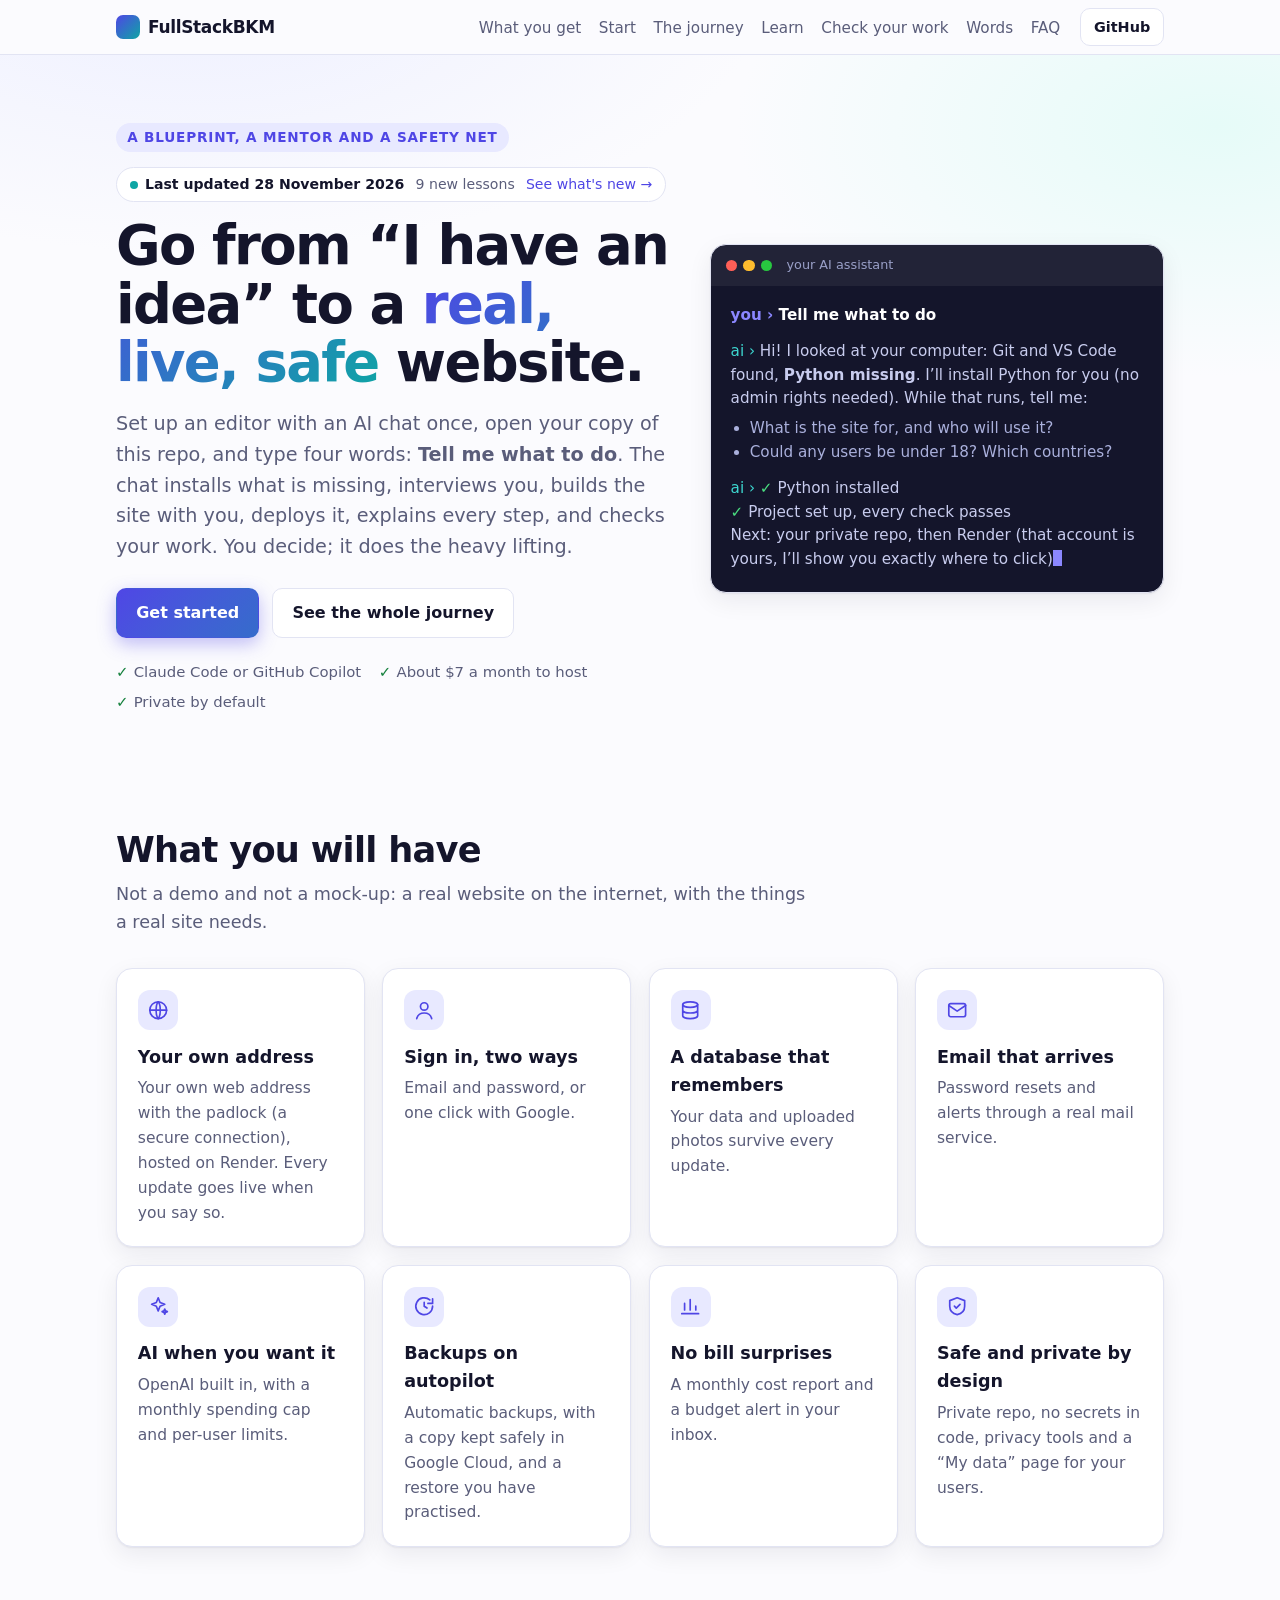
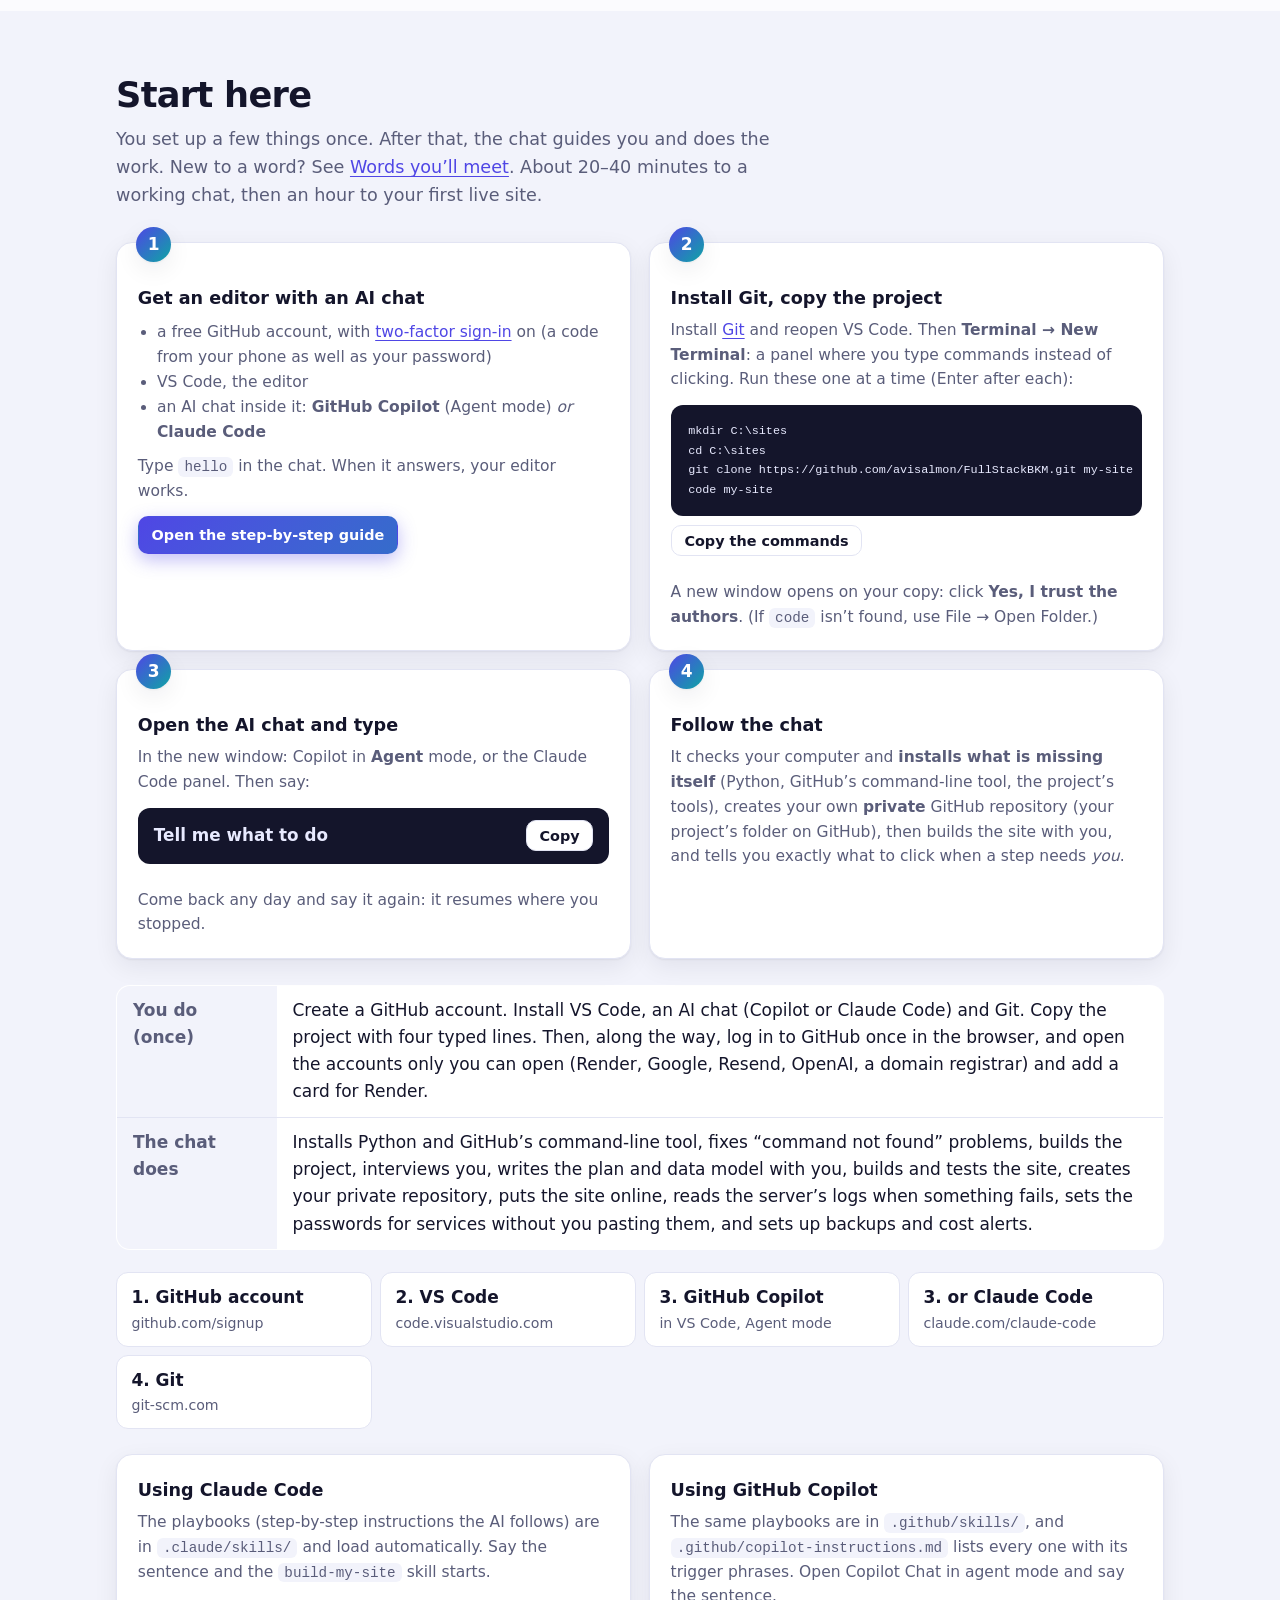
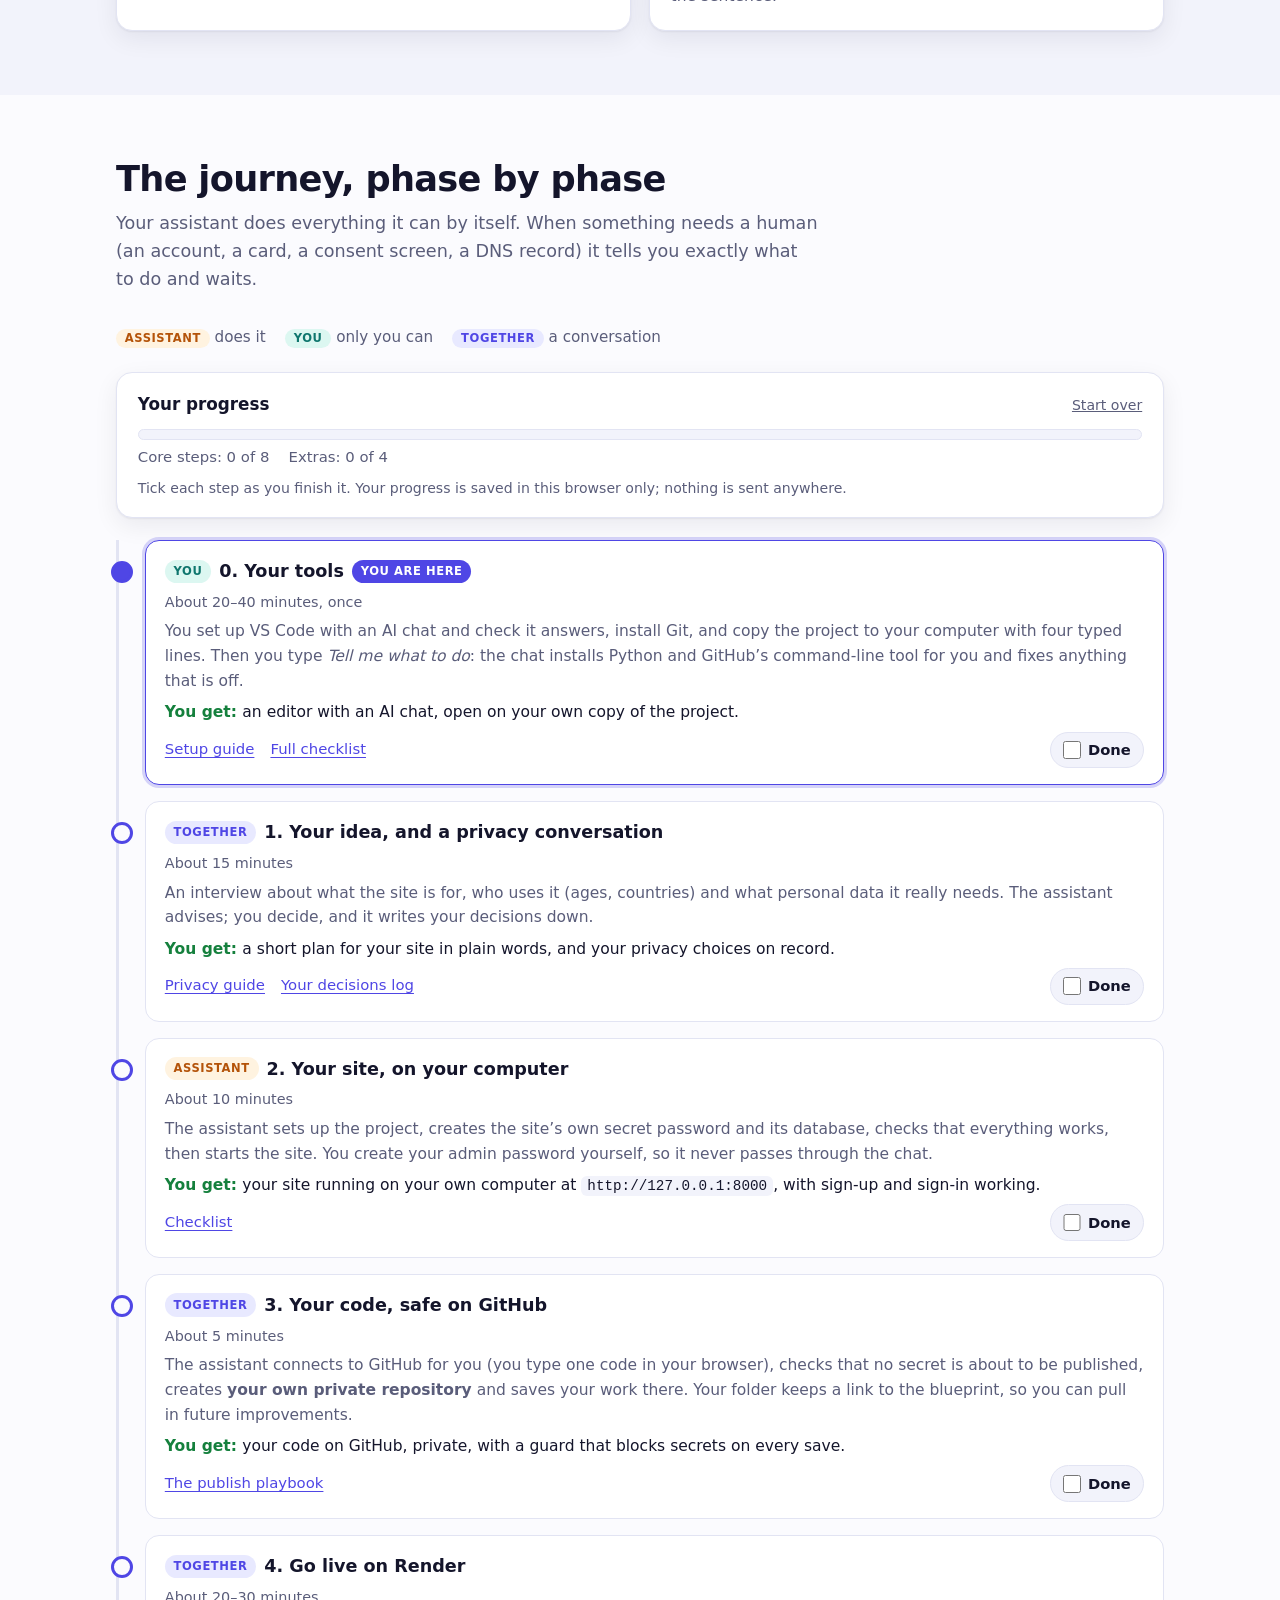
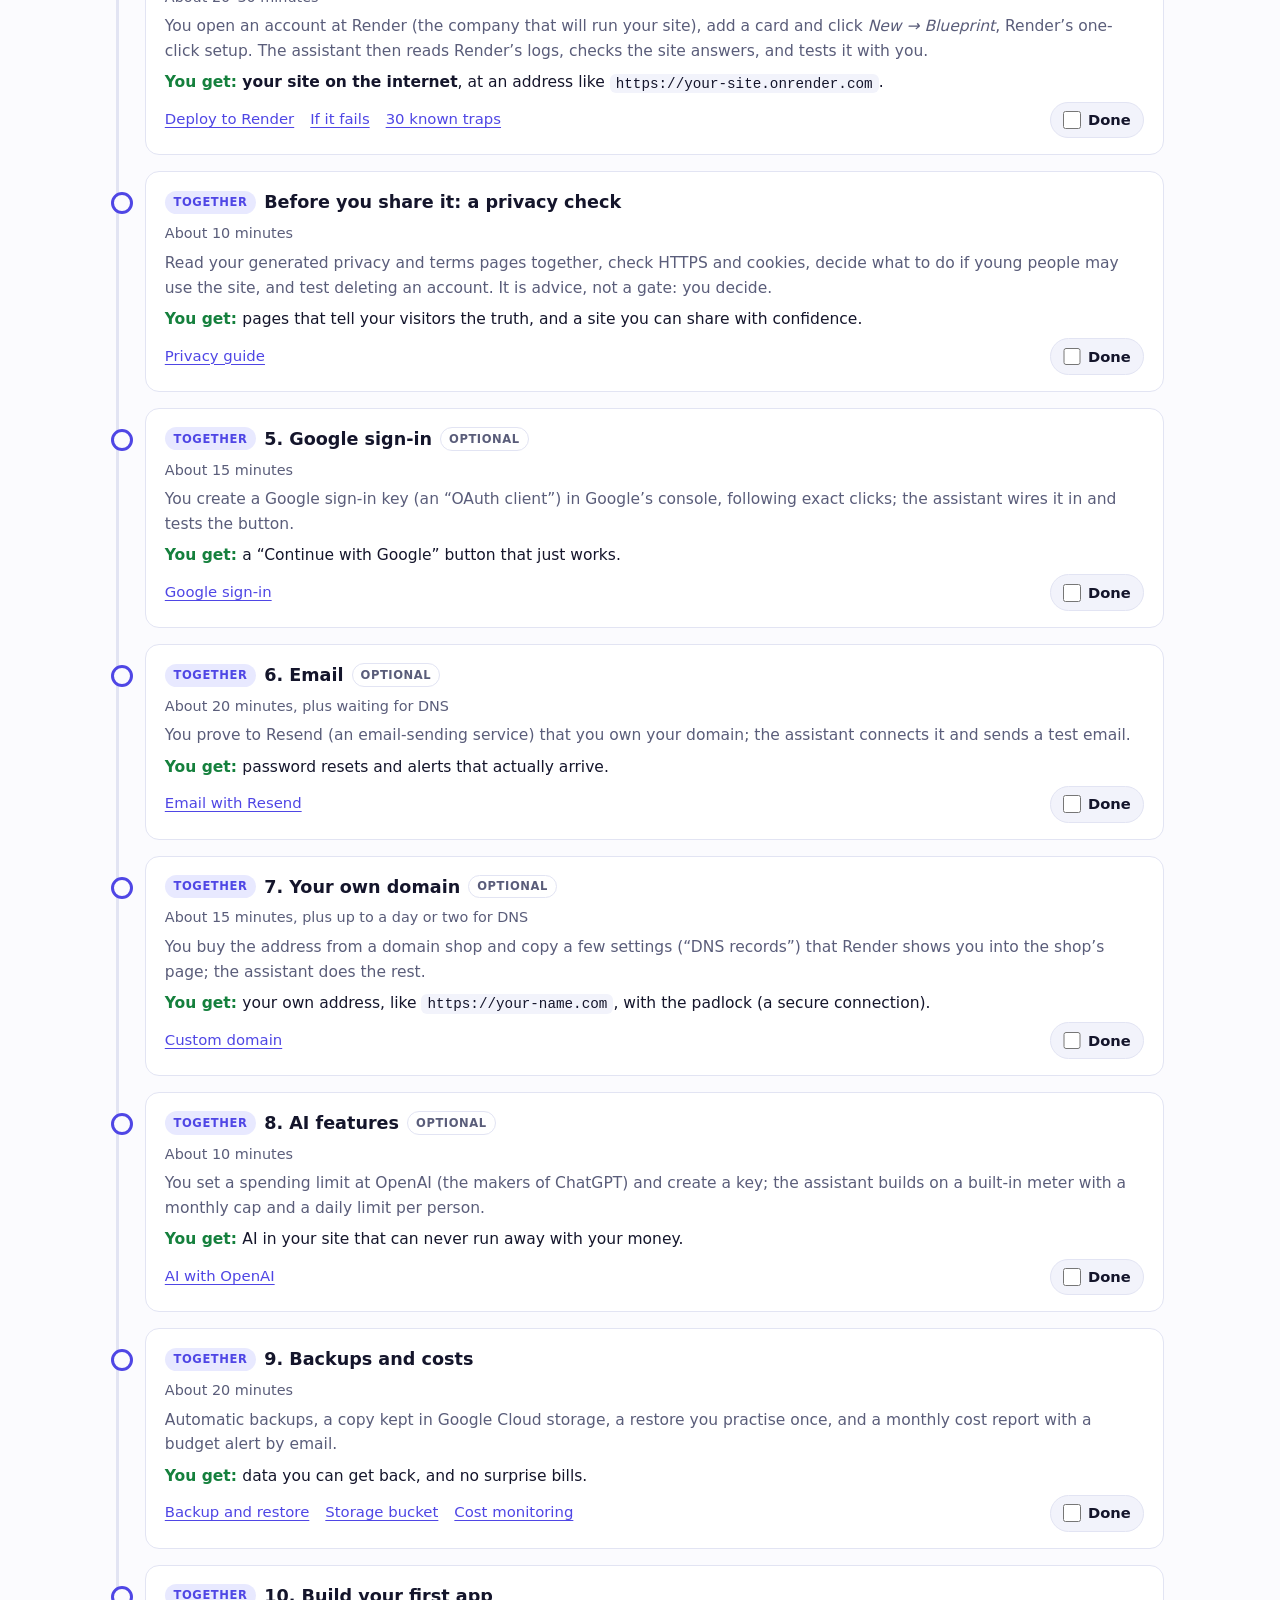
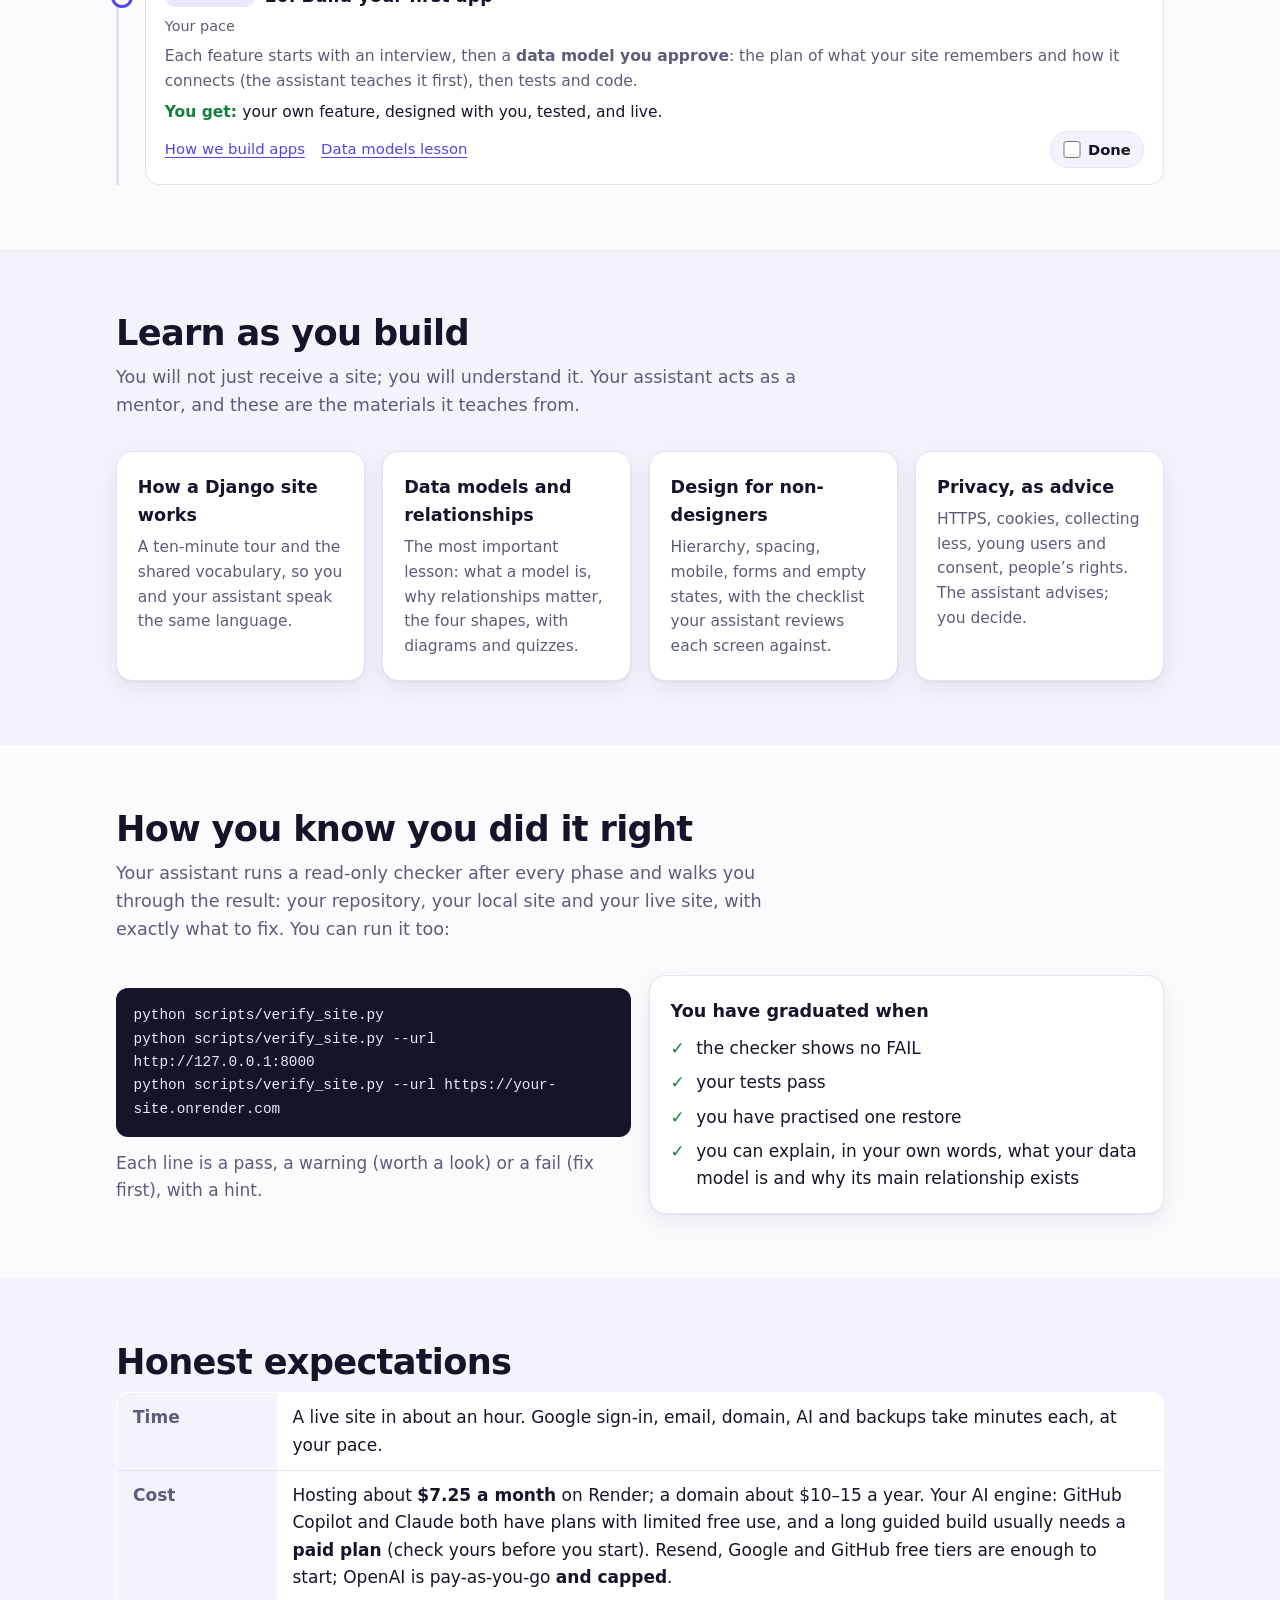
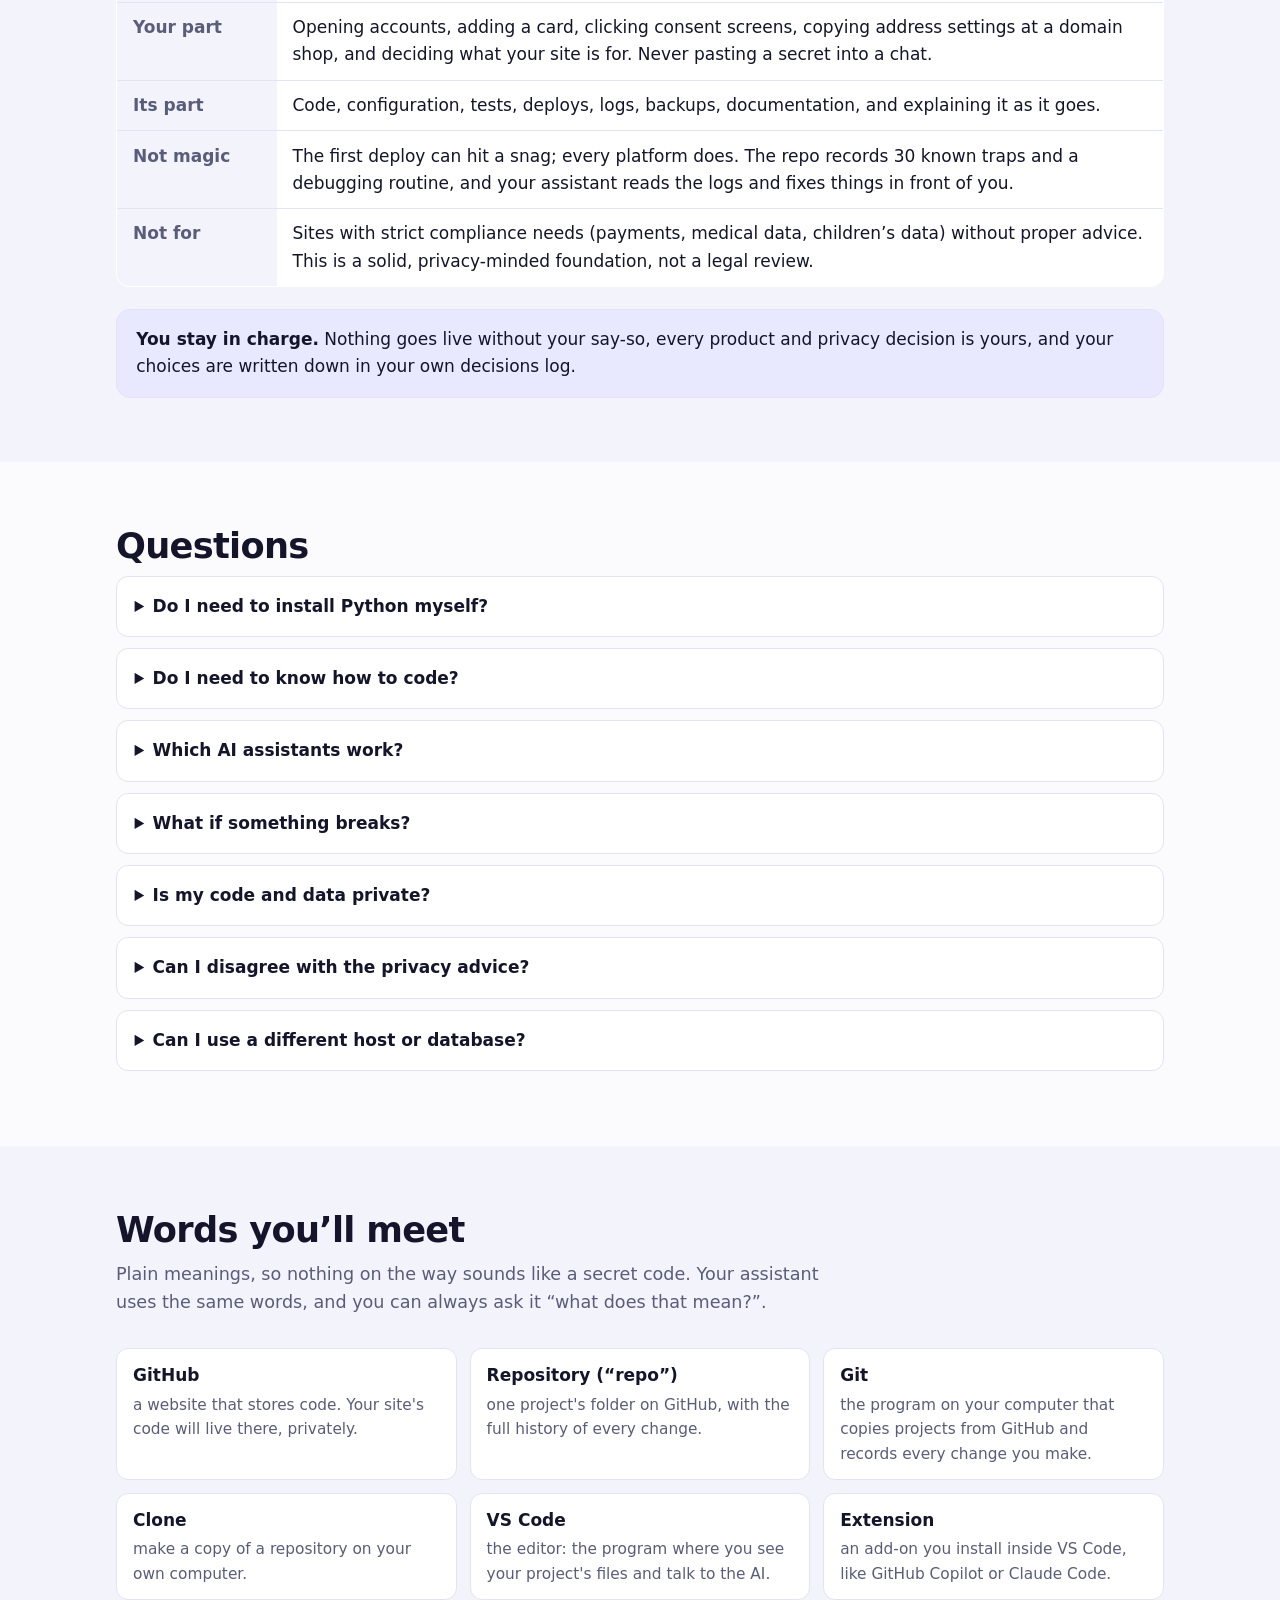
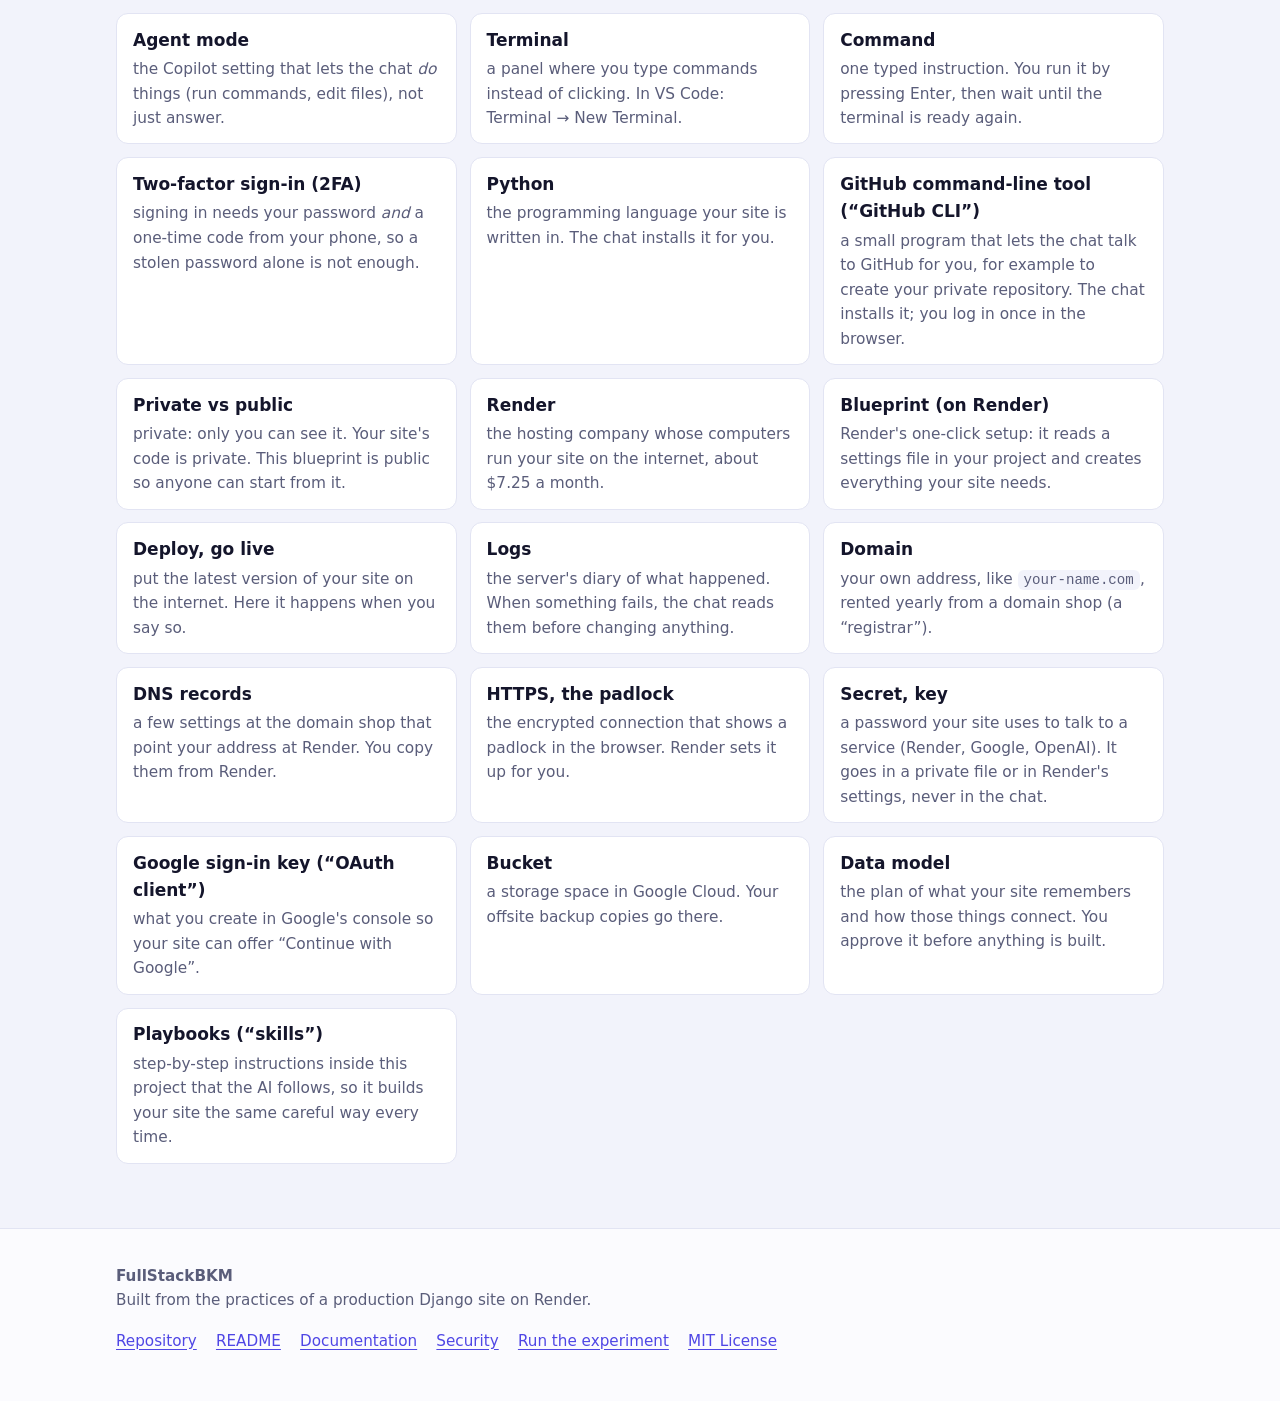
<file: index.html>
﻿<!DOCTYPE html>
<html lang="en">
<head>
  <meta charset="utf-8">
  <meta name="viewport" content="width=device-width, initial-scale=1">
  <title>FullStackBKM: build a real website with an AI by your side</title>
  <meta name="description" content="Go from an idea to a real, live, safe website. A blueprint (Django on Render) with Claude or GitHub Copilot as your guide and mentor. Clone it, open it, say one sentence.">
  <meta name="theme-color" content="#4f46e5">
  <meta property="og:title" content="FullStackBKM: build a real website with an AI by your side">
  <meta property="og:description" content="From idea to a live, safe website. Clone the blueprint, open it in your AI assistant, say one sentence.">
  <meta property="og:type" content="website">
  <style>
    :root {
      --bg: #fbfbfe; --surface: #ffffff; --surface-2: #f2f3fb; --fg: #14152b; --muted: #5a5d7a;
      --border: #e2e4f3; --accent: #4f46e5; --accent-2: #0ea5a4; --accent-fg: #ffffff;
      --claude: #b45309; --claude-bg: #fff3e0; --you: #0f766e; --you-bg: #dcf7f1; --both-bg: #e8e9ff;
      --ok: #15803d; --shadow: 0 1px 2px rgba(20,21,43,.06), 0 8px 24px rgba(20,21,43,.07);
      --hero-a: #eef0ff; --hero-b: #e6fbf8; --term: #14152b; --term-fg: #e8eaff;
    }
    @media (prefers-color-scheme: dark) {
      :root {
        --bg: #0e0f1d; --surface: #16182b; --surface-2: #1d2038; --fg: #ecedf8; --muted: #a0a4c4;
        --border: #2a2d4a; --accent: #8b87ff; --accent-2: #3dd6d0; --accent-fg: #0e0f1d;
        --claude: #fbbf6a; --claude-bg: #3a2a12; --you: #5eead4; --you-bg: #11332f; --both-bg: #25284f;
        --ok: #4ade80; --shadow: 0 1px 2px rgba(0,0,0,.4), 0 8px 24px rgba(0,0,0,.35);
        --hero-a: #17183a; --hero-b: #0e2a2d; --term: #090a14; --term-fg: #e8eaff;
      }
    }
    * { box-sizing: border-box; }
    html { scroll-behavior: smooth; scroll-padding-top: 4.5rem; }
    @media (prefers-reduced-motion: reduce) { html { scroll-behavior: auto; } * { animation: none !important; transition: none !important; } }
    body { margin: 0; background: var(--bg); color: var(--fg); font: 17px/1.6 system-ui, -apple-system, "Segoe UI", Roboto, sans-serif; -webkit-font-smoothing: antialiased; }
    a { color: var(--accent); text-underline-offset: 3px; }
    a:hover { text-decoration-thickness: 2px; }
    code, pre, kbd { font-family: ui-monospace, "Cascadia Code", Consolas, Menlo, monospace; font-size: .92em; }
    code { background: var(--surface-2); padding: .12rem .38rem; border-radius: 6px; }
    .wrap { max-width: 68rem; margin: 0 auto; padding: 0 1.25rem; }
    /* "Last updated", stamped by scripts/sync_skills.py from docs/lessons_log.md. It sits under the
       eyebrow so a returning reader sees at once whether anything changed since their last visit. */
    .updated { display: flex; flex-wrap: wrap; gap: .35rem .7rem; align-items: center; width: fit-content;
      margin: .9rem 0 0; padding: .35rem .8rem; border: 1px solid var(--border); border-radius: 999px;
      background: var(--surface); color: var(--muted); font-size: .88rem; text-decoration: none; }
    .updated b { color: var(--fg); font-weight: 600; }
    .updated b::before { content: ""; display: inline-block; width: .5rem; height: .5rem; margin-right: .45rem;
      border-radius: 50%; background: var(--accent-2); vertical-align: middle; }
    .updated span:last-child { color: var(--accent); }
    .updated:hover { border-color: var(--accent); }
    /* Two lines on a phone: a full pill turns into a lopsided oval, so plain rounded corners there. */
    @media (max-width: 520px) { .updated { border-radius: 12px; } }
    .skip { position: absolute; left: -999px; top: 0; background: var(--accent); color: var(--accent-fg); padding: .5rem 1rem; z-index: 100; }
    .skip:focus { left: 0; }

    /* nav */
    .nav { position: sticky; top: 0; z-index: 50; background: color-mix(in srgb, var(--bg) 88%, transparent); backdrop-filter: blur(10px); border-bottom: 1px solid var(--border); }
    .nav .wrap { display: flex; align-items: center; gap: 1rem; min-height: 3.4rem; }
    .brand { font-weight: 800; letter-spacing: -.02em; text-decoration: none; color: var(--fg); display: flex; align-items: center; gap: .5rem; }
    .brand i { display: inline-block; width: 1.5rem; height: 1.5rem; border-radius: 7px; background: linear-gradient(135deg, var(--accent), var(--accent-2)); }
    .nav ul { display: flex; gap: 1.1rem; list-style: none; margin: 0 0 0 auto; padding: 0; flex-wrap: wrap; }
    .nav ul a { color: var(--muted); text-decoration: none; font-size: .95rem; }
    .nav ul a:hover { color: var(--fg); }
    .gh { margin-left: .25rem; }
    @media (max-width: 52rem) { .nav ul { display: none; } .gh { margin-left: auto; } .progress-pill { margin-left: auto; } .progress-pill:not([hidden]) ~ .gh { margin-left: .5rem; } }
    /* phones: the GitHub link is also in the footer; the progress counter matters more here */
    @media (max-width: 30rem) { .progress-pill:not([hidden]) ~ .gh { display: none; } }

    /* buttons */
    .btn { display: inline-flex; align-items: center; gap: .5rem; padding: .7rem 1.2rem; border-radius: 10px; font-weight: 650; text-decoration: none; border: 1px solid var(--border); background: var(--surface); color: var(--fg); cursor: pointer; font-size: 1rem; font-family: inherit; }
    .btn:hover { border-color: var(--accent); }
    .btn.primary { background: linear-gradient(135deg, var(--accent), color-mix(in srgb, var(--accent) 60%, var(--accent-2))); color: var(--accent-fg); border-color: transparent; box-shadow: 0 6px 18px color-mix(in srgb, var(--accent) 35%, transparent); }
    .btn.primary:hover { filter: brightness(1.06); }
    .btn.small { padding: .4rem .8rem; font-size: .9rem; }
    :focus-visible { outline: 3px solid var(--accent-2); outline-offset: 2px; border-radius: 6px; }

    /* hero */
    .hero { background: radial-gradient(60rem 28rem at 15% -10%, var(--hero-a), transparent 60%), radial-gradient(50rem 26rem at 95% 10%, var(--hero-b), transparent 60%); padding: 4.2rem 0 3.2rem; }
    .hero .wrap { display: grid; gap: 2.5rem; grid-template-columns: 1.1fr .9fr; align-items: center; }
    @media (max-width: 52rem) { .hero .wrap { grid-template-columns: 1fr; } .hero { padding-top: 2.5rem; } }
    .eyebrow { display: inline-block; font-size: .85rem; font-weight: 700; letter-spacing: .06em; text-transform: uppercase; color: var(--accent); background: var(--both-bg); padding: .25rem .7rem; border-radius: 999px; }
    h1 { font-size: clamp(2.1rem, 4.6vw, 3.4rem); line-height: 1.08; letter-spacing: -.03em; margin: .9rem 0 1rem; }
    h1 em { font-style: normal; background: linear-gradient(135deg, var(--accent), var(--accent-2)); -webkit-background-clip: text; background-clip: text; color: transparent; }
    .lede { font-size: 1.2rem; color: var(--muted); max-width: 36rem; margin: 0 0 1.6rem; }
    .cta { display: flex; flex-wrap: wrap; gap: .8rem; }
    .trust { display: flex; flex-wrap: wrap; gap: .4rem 1.1rem; margin-top: 1.4rem; color: var(--muted); font-size: .93rem; }
    .trust span::before { content: "\2713\00a0"; color: var(--ok); font-weight: 800; }

    /* terminal card */
    .term { background: var(--term); color: var(--term-fg); border-radius: 16px; box-shadow: var(--shadow); overflow: hidden; border: 1px solid var(--border); }
    .term header { display: flex; gap: .4rem; align-items: center; padding: .65rem .9rem; background: rgba(255,255,255,.06); font-size: .8rem; color: #9aa0c8; }
    .term header b { width: .7rem; height: .7rem; border-radius: 50%; background: #ff5f57; display: inline-block; }
    .term header b:nth-child(2) { background: #febc2e; } .term header b:nth-child(3) { background: #28c840; }
    .term header span { margin-left: .5rem; }
    .term .body { padding: 1.1rem 1.2rem 1.3rem; font-size: .95rem; line-height: 1.55; }
    .term .you { color: #fff; font-weight: 600; } .term .you::before { content: "you \203a\00a0"; color: #8b87ff; }
    .term .ai { color: #c8ccee; margin-top: .8rem; } .term .ai::before { content: "ai \203a\00a0"; color: #3dd6d0; }
    .term .ai ul { margin: .4rem 0 0; padding-left: 1.2rem; color: #aab0dc; }
    .term .ok { color: #4ade80; }
    .caret { display: inline-block; width: .55rem; height: 1.05em; background: #8b87ff; vertical-align: -.15em; animation: blink 1.1s steps(2) infinite; }
    @keyframes blink { 50% { opacity: 0; } }

    /* sections */
    section { padding: 4rem 0; }
    section.alt { background: var(--surface-2); }
    h2 { font-size: clamp(1.6rem, 3vw, 2.2rem); letter-spacing: -.02em; line-height: 1.15; margin: 0 0 .6rem; }
    .sub { color: var(--muted); font-size: 1.1rem; max-width: 44rem; margin: 0 0 2rem; }
    h3 { margin: 0 0 .35rem; font-size: 1.1rem; }
    .grid { display: grid; gap: 1.1rem; }
    .g4 { grid-template-columns: repeat(auto-fit, minmax(15rem, 1fr)); }
    .g3 { grid-template-columns: repeat(auto-fit, minmax(17rem, 1fr)); }
    .g2 { grid-template-columns: repeat(auto-fit, minmax(20rem, 1fr)); }
    .card { background: var(--surface); border: 1px solid var(--border); border-radius: 16px; padding: 1.3rem; box-shadow: var(--shadow); }
    .card p { margin: 0; color: var(--muted); font-size: .97rem; }
    .ico { width: 2.5rem; height: 2.5rem; border-radius: 12px; background: var(--both-bg); display: grid; place-items: center; margin-bottom: .8rem; color: var(--accent); }
    .ico svg { width: 1.4rem; height: 1.4rem; fill: none; stroke: currentColor; stroke-width: 1.8; stroke-linecap: round; stroke-linejoin: round; }

    /* steps */
    .steps { display: grid; gap: 1.1rem; grid-template-columns: repeat(auto-fit, minmax(15.5rem, 1fr)); counter-reset: s; }
    .step { position: relative; padding-top: 2.6rem; }
    .step::before { counter-increment: s; content: counter(s); position: absolute; top: -1rem; left: 1.2rem; width: 2.2rem; height: 2.2rem; border-radius: 50%; display: grid; place-items: center; font-weight: 800; color: var(--accent-fg); background: linear-gradient(135deg, var(--accent), var(--accent-2)); box-shadow: var(--shadow); }
    .step ul { margin: .5rem 0 0; padding-left: 1.2rem; color: var(--muted); font-size: .97rem; }
    .say { display: flex; align-items: center; gap: .8rem; flex-wrap: wrap; background: var(--term); color: var(--term-fg); border-radius: 12px; padding: .8rem 1rem; margin-top: .8rem; }
    .say q { quotes: none; font-weight: 700; font-size: 1.05rem; flex: 1 1 14rem; }
    .copied { color: var(--ok); font-size: .9rem; min-height: 1.2em; margin-top: .4rem; }
    .tools { display: grid; gap: .5rem; grid-template-columns: repeat(auto-fit, minmax(15rem, 1fr)); margin-top: 1.4rem; }
    .tool { display: flex; gap: .7rem; align-items: center; background: var(--surface); border: 1px solid var(--border); border-radius: 12px; padding: .7rem .9rem; text-decoration: none; color: var(--fg); }
    .tool:hover { border-color: var(--accent); }
    .tool small { display: block; color: var(--muted); }

    /* timeline */
    .tl { list-style: none; margin: 0; padding: 0 0 0 1.6rem; border-left: 3px solid var(--border); display: grid; gap: 1rem; }
    .tl li { position: relative; background: var(--surface); border: 1px solid var(--border); border-radius: 14px; padding: 1rem 1.2rem; }
    .tl li::before { content: ""; position: absolute; left: -2.18rem; top: 1.25rem; width: 1rem; height: 1rem; border-radius: 50%; background: var(--bg); border: 3px solid var(--accent); }
    .tl h3 { display: flex; flex-wrap: wrap; align-items: center; gap: .5rem; }
    .tl p { margin: .15rem 0 .4rem; color: var(--muted); font-size: .97rem; }
    .tl .links { font-size: .93rem; display: flex; flex-wrap: wrap; gap: .3rem 1rem; }
    .chip { font-size: .72rem; font-weight: 800; letter-spacing: .05em; text-transform: uppercase; padding: .15rem .55rem; border-radius: 999px; }
    .chip.claude { color: var(--claude); background: var(--claude-bg); }
    .chip.you { color: var(--you); background: var(--you-bg); }
    .chip.both { color: var(--accent); background: var(--both-bg); }
    .legend { display: flex; flex-wrap: wrap; gap: .6rem 1.2rem; align-items: center; margin-bottom: 1.4rem; color: var(--muted); font-size: .95rem; }

    /* misc */
    pre { background: var(--term); color: var(--term-fg); padding: 1rem 1.1rem; border-radius: 12px; overflow-x: auto; line-height: 1.5; margin: .8rem 0 0; white-space: pre-wrap; overflow-wrap: anywhere; }
    /* the inline-code highlight must not leak into a dark code block: light text on a light chip is unreadable */
    pre code { background: none; color: inherit; padding: 0; border-radius: 0; }
    table { width: 100%; border-collapse: collapse; background: var(--surface); border-radius: 14px; overflow: hidden; border: 1px solid var(--border); }
    th, td { text-align: left; padding: .7rem 1rem; border-bottom: 1px solid var(--border); vertical-align: top; }
    th { width: 10rem; color: var(--muted); font-weight: 650; background: var(--surface-2); }
    tr:last-child th, tr:last-child td { border-bottom: 0; }
    .scroll { overflow-x: auto; }
    ul.ticks { list-style: none; padding: 0; margin: .6rem 0 0; display: grid; gap: .45rem; }
    ul.ticks li { padding-left: 1.6rem; position: relative; }
    ul.ticks li::before { content: "\2713"; position: absolute; left: 0; color: var(--ok); font-weight: 800; }
    details { background: var(--surface); border: 1px solid var(--border); border-radius: 12px; padding: .2rem 1.1rem; margin-bottom: .7rem; }
    summary { cursor: pointer; font-weight: 650; padding: .8rem 0; }
    details p { margin: 0 0 1rem; color: var(--muted); }
    footer { border-top: 1px solid var(--border); padding: 2.2rem 0 3rem; color: var(--muted); font-size: .95rem; }
    footer .wrap { display: flex; flex-wrap: wrap; gap: 1rem 2rem; justify-content: space-between; }
    footer ul { list-style: none; margin: 0; padding: 0; display: flex; flex-wrap: wrap; gap: .4rem 1.2rem; }
    .banner { background: var(--both-bg); border: 1px solid var(--border); border-radius: 14px; padding: 1rem 1.2rem; margin-top: 1.4rem; }
    .banner p { margin: 0; }

    /* ---- progress tracking (saved in this browser only) ---- */
    .progress-pill { display: inline-flex; align-items: center; gap: .35rem; font-size: .85rem; font-weight: 700; color: var(--accent); background: var(--both-bg); padding: .25rem .7rem; border-radius: 999px; text-decoration: none; margin-left: .5rem; white-space: nowrap; }
    .progress-pill[hidden] { display: none; }
    .panel { background: var(--surface); border: 1px solid var(--border); border-radius: 16px; padding: 1.1rem 1.3rem; box-shadow: var(--shadow); margin-bottom: 1.4rem; }
    .panel-head { display: flex; flex-wrap: wrap; align-items: baseline; justify-content: space-between; gap: .4rem 1rem; }
    .panel-head strong { font-size: 1.05rem; }
    .bar { height: .7rem; border-radius: 999px; background: var(--surface-2); overflow: hidden; margin: .7rem 0 .4rem; border: 1px solid var(--border); }
    .bar > span { display: block; height: 100%; width: 0; background: linear-gradient(90deg, var(--accent), var(--accent-2)); transition: width .5s ease; }
    .counts { color: var(--muted); font-size: .93rem; display: flex; flex-wrap: wrap; gap: .3rem 1.2rem; }
    .linkish { background: none; border: 0; padding: 0; color: var(--muted); font: inherit; font-size: .88rem; text-decoration: underline; cursor: pointer; }
    .storage-note { color: var(--muted); font-size: .88rem; margin: .4rem 0 0; }
    .tl li .meta { display: flex; flex-wrap: wrap; gap: .3rem 1rem; color: var(--muted); font-size: .9rem; margin: .1rem 0 .35rem; }
    .tl li .result { color: var(--fg); }
    .tl li .result::before { content: "You get: "; font-weight: 700; color: var(--ok); }
    .tl li .row { display: flex; flex-wrap: wrap; align-items: center; justify-content: space-between; gap: .5rem 1rem; }
    .done-toggle { display: inline-flex; align-items: center; gap: .45rem; font-size: .92rem; font-weight: 650; padding: .35rem .75rem; border-radius: 999px; border: 1px solid var(--border); background: var(--surface-2); cursor: pointer; user-select: none; }
    .done-toggle input { width: 1.1rem; height: 1.1rem; accent-color: var(--ok); margin: 0; cursor: pointer; }
    .tl li.is-done { background: color-mix(in srgb, var(--surface) 80%, var(--ok) 6%); }
    .tl li.is-done::before { background: var(--ok); border-color: var(--ok); }
    .tl li.is-done .done-toggle { border-color: var(--ok); color: var(--ok); }
    .tl li.is-current { border-color: var(--accent); box-shadow: 0 0 0 3px color-mix(in srgb, var(--accent) 22%, transparent); }
    .tl li.is-current::before { background: var(--accent); }
    .here { font-size: .72rem; font-weight: 800; letter-spacing: .05em; text-transform: uppercase; color: var(--accent-fg); background: var(--accent); padding: .15rem .55rem; border-radius: 999px; }
    .tl .optional { font-size: .72rem; font-weight: 800; letter-spacing: .05em; text-transform: uppercase; color: var(--muted); border: 1px solid var(--border); padding: .1rem .5rem; border-radius: 999px; }
    #resume[hidden], #graduated[hidden], #live-banner[hidden] { display: none; }
    .celebrate { border-color: var(--ok); background: color-mix(in srgb, var(--surface) 85%, var(--ok) 10%); }
    .celebrate h3 { color: var(--ok); }
    .confetti { position: fixed; top: -2vh; width: .55rem; height: .9rem; border-radius: 2px; z-index: 200; pointer-events: none; animation: fall 2.4s ease-in forwards; }
    @keyframes fall { to { transform: translateY(105vh) rotate(540deg); opacity: .2; } }
    /* start cards two per row on desktop: the clone command needs the width */
    #start .steps { grid-template-columns: repeat(auto-fit, minmax(24rem, 1fr)); }
    @media (max-width: 30rem) { #start .steps { grid-template-columns: 1fr; } }
    /* commands must never wrap mid-line: a wrapped URL looks like two commands to a beginner */
    pre.nowrap { white-space: pre; overflow-wrap: normal; overflow-x: auto; font-size: .8rem; }
    .glossary { display: grid; gap: .8rem; grid-template-columns: repeat(auto-fit, minmax(19rem, 1fr)); margin: 0; }
    .term-def { background: var(--surface); border: 1px solid var(--border); border-radius: 12px; padding: .8rem 1rem; }
    .term-def dt { font-weight: 750; margin-bottom: .2rem; }
    .term-def dd { margin: 0; color: var(--muted); font-size: .96rem; }
    .term-def:target { border-color: var(--accent); box-shadow: 0 0 0 3px color-mix(in srgb, var(--accent) 22%, transparent); }
  </style>
</head>
<body>
<a class="skip" href="#main">Skip to content</a>

<nav class="nav" aria-label="Main">
  <div class="wrap">
    <a class="brand" href="#top"><i aria-hidden="true"></i>FullStackBKM</a>
    <ul>
      <li><a href="#have">What you get</a></li>
      <li><a href="#start">Start</a></li>
      <li><a href="#journey">The journey</a></li>
      <li><a href="#learn">Learn</a></li>
      <li><a href="#verify">Check your work</a></li>
      <li><a href="#words">Words</a></li>
      <li><a href="#faq">FAQ</a></li>
    </ul>
    <a class="progress-pill" id="nav-progress" href="#journey" hidden>Your progress</a>
    <a class="btn small gh" href="https://github.com/avisalmon/FullStackBKM">GitHub</a>
  </div>
</nav>

<header class="hero" id="top">
  <div class="wrap">
    <div>
      <span class="eyebrow">A blueprint, a mentor and a safety net</span>
      <!-- last-updated:start --><a class="updated" href="https://github.com/avisalmon/FullStackBKM/blob/main/docs/lessons_log.md"><b>Last updated 28 November 2026</b><span>9 new lessons</span><span>See what's new &rarr;</span></a><!-- last-updated:end -->
      <h1>Go from &ldquo;I have an idea&rdquo; to a <em>real, live, safe</em> website.</h1>
      <p class="lede">Set up an editor with an AI chat once, open your copy of this repo, and type four words: <strong>Tell me what to do</strong>. The chat installs what is missing, interviews you, builds the site with you, deploys it, explains every step, and checks your work. You decide; it does the heavy lifting.</p>
      <div class="cta">
        <a class="btn primary" id="get-started" href="#start">Get started</a>
        <a class="btn" href="#journey">See the whole journey</a>
        <a class="btn" id="resume" href="#journey" hidden>Continue where you left off</a>
      </div>
      <div class="trust">
        <span>Claude Code or GitHub Copilot</span>
        <span>About $7 a month to host</span>
        <span>Private by default</span>
      </div>
    </div>
    <div class="term" aria-label="Example conversation">
      <header><b></b><b></b><b></b><span>your AI assistant</span></header>
      <div class="body">
        <div class="you">Tell me what to do</div>
        <div class="ai">Hi! I looked at your computer: Git and VS Code found, <strong>Python missing</strong>. I&rsquo;ll install Python for you (no admin rights needed). While that runs, tell me:
          <ul>
            <li>What is the site for, and who will use it?</li>
            <li>Could any users be under 18? Which countries?</li>
          </ul>
        </div>
        <div class="ai"><span class="ok">&#10003;</span> Python installed<br><span class="ok">&#10003;</span> Project set up, every check passes<br>Next: your private repo, then Render (that account is yours, I&rsquo;ll show you exactly where to click)<span class="caret" aria-hidden="true"></span></div>
      </div>
    </div>
  </div>
</header>

<main id="main">

<section id="have">
  <div class="wrap">
    <h2>What you will have</h2>
    <p class="sub">Not a demo and not a mock-up: a real website on the internet, with the things a real site needs.</p>
    <div class="grid g4">
      <div class="card"><div class="ico"><svg viewBox="0 0 24 24"><circle cx="12" cy="12" r="9"/><path d="M3 12h18M12 3c3 3.5 3 14.5 0 18M12 3c-3 3.5-3 14.5 0 18"/></svg></div><h3>Your own address</h3><p>Your own web address with the padlock (a secure connection), hosted on Render. Every update goes live when you say so.</p></div>
      <div class="card"><div class="ico"><svg viewBox="0 0 24 24"><circle cx="12" cy="8" r="4"/><path d="M4 21c1-4 4-6 8-6s7 2 8 6"/></svg></div><h3>Sign in, two ways</h3><p>Email and password, or one click with Google.</p></div>
      <div class="card"><div class="ico"><svg viewBox="0 0 24 24"><ellipse cx="12" cy="6" rx="8" ry="3"/><path d="M4 6v6c0 1.7 3.6 3 8 3s8-1.3 8-3V6M4 12v6c0 1.7 3.6 3 8 3s8-1.3 8-3v-6"/></svg></div><h3>A database that remembers</h3><p>Your data and uploaded photos survive every update.</p></div>
      <div class="card"><div class="ico"><svg viewBox="0 0 24 24"><rect x="3" y="5" width="18" height="14" rx="2"/><path d="m3 7 9 6 9-6"/></svg></div><h3>Email that arrives</h3><p>Password resets and alerts through a real mail service.</p></div>
      <div class="card"><div class="ico"><svg viewBox="0 0 24 24"><path d="M12 3l2 5 5 2-5 2-2 5-2-5-5-2 5-2z"/><path d="M19 15l.8 2 2 .8-2 .8-.8 2-.8-2-2-.8 2-.8z"/></svg></div><h3>AI when you want it</h3><p>OpenAI built in, with a monthly spending cap and per-user limits.</p></div>
      <div class="card"><div class="ico"><svg viewBox="0 0 24 24"><path d="M21 12a9 9 0 1 1-3-6.7M21 4v5h-5"/><path d="M12 8v4l3 2"/></svg></div><h3>Backups on autopilot</h3><p>Automatic backups, with a copy kept safely in Google Cloud, and a restore you have practised.</p></div>
      <div class="card"><div class="ico"><svg viewBox="0 0 24 24"><path d="M3 20h18M6 16V9m6 7V5m6 11v-4"/></svg></div><h3>No bill surprises</h3><p>A monthly cost report and a budget alert in your inbox.</p></div>
      <div class="card"><div class="ico"><svg viewBox="0 0 24 24"><path d="M12 3l8 3v6c0 5-3.5 8-8 9-4.5-1-8-4-8-9V6z"/><path d="m9 12 2 2 4-4"/></svg></div><h3>Safe and private by design</h3><p>Private repo, no secrets in code, privacy tools and a &ldquo;My data&rdquo; page for your users.</p></div>
    </div>
  </div>
</section>

<section id="start" class="alt">
  <div class="wrap">
    <h2>Start here</h2>
    <p class="sub">You set up a few things once. After that, the chat guides you and does the work. New to a word? See <a href="#words">Words you&rsquo;ll meet</a>. About 20&ndash;40 minutes to a working chat, then an hour to your first live site.</p>
    <div class="steps">
      <div class="card step">
        <h3>Get an editor with an AI chat</h3>
        <ul>
          <li>a free GitHub account, with <a href="#w-twofactor">two-factor sign-in</a> on (a code from your phone as well as your password)</li>
          <li>VS Code, the editor</li>
          <li>an AI chat inside it: <strong>GitHub Copilot</strong> (Agent mode) <em>or</em> <strong>Claude Code</strong></li>
        </ul>
        <p style="margin-top:.6rem">Type <code>hello</code> in the chat. When it answers, your editor works.</p>
        <p style="margin-top:.8rem"><a class="btn primary small" href="https://github.com/avisalmon/FullStackBKM/blob/main/docs/get_started.md">Open the step-by-step guide</a></p>
      </div>
      <div class="card step">
        <h3>Install Git, copy the project</h3>
        <p>Install <a href="https://git-scm.com/downloads">Git</a> and reopen VS Code. Then <strong>Terminal &rarr; New Terminal</strong>: a panel where you type commands instead of clicking. Run these one at a time (Enter after each):</p>
        <pre class="nowrap"><code id="clone-cmds">mkdir C:\sites
cd C:\sites
git clone https://github.com/avisalmon/FullStackBKM.git my-site
code my-site</code></pre>
        <p style="margin-top:.6rem"><button class="btn small" type="button" data-copy="mkdir C:\sites&#10;cd C:\sites&#10;git clone https://github.com/avisalmon/FullStackBKM.git my-site&#10;code my-site">Copy the commands</button></p>
        <div class="copied" role="status" aria-live="polite"></div>
        <p>A new window opens on your copy: click <strong>Yes, I trust the authors</strong>. (If <code>code</code> isn&rsquo;t found, use File &rarr; Open Folder.)</p>
      </div>
      <div class="card step">
        <h3>Open the AI chat and type</h3>
        <p>In the new window: Copilot in <strong>Agent</strong> mode, or the Claude Code panel. Then say:</p>
        <div class="say"><q id="magic">Tell me what to do</q><button class="btn small" id="copy" type="button" data-copy="Tell me what to do">Copy</button></div>
        <div class="copied" id="copied" role="status" aria-live="polite"></div>
        <p>Come back any day and say it again: it resumes where you stopped.</p>
      </div>
      <div class="card step">
        <h3>Follow the chat</h3>
        <p>It checks your computer and <strong>installs what is missing itself</strong> (Python, GitHub&rsquo;s command-line tool, the project&rsquo;s tools), creates your own <strong>private</strong> GitHub repository (your project&rsquo;s folder on GitHub), then builds the site with you, and tells you exactly what to click when a step needs <em>you</em>.</p>
      </div>
    </div>

    <div class="scroll" style="margin-top:1.6rem"><table>
      <tr><th>You do (once)</th><td>Create a GitHub account. Install VS Code, an AI chat (Copilot or Claude Code) and Git. Copy the project with four typed lines. Then, along the way, log in to GitHub once in the browser, and open the accounts only you can open (Render, Google, Resend, OpenAI, a domain registrar) and add a card for Render.</td></tr>
      <tr><th>The chat does</th><td>Installs Python and GitHub&rsquo;s command-line tool, fixes &ldquo;command not found&rdquo; problems, builds the project, interviews you, writes the plan and data model with you, builds and tests the site, creates your private repository, puts the site online, reads the server&rsquo;s logs when something fails, sets the passwords for services without you pasting them, and sets up backups and cost alerts.</td></tr>
    </table></div>

    <div class="tools" aria-label="Downloads">
      <a class="tool" href="https://github.com/signup"><span><strong>1. GitHub account</strong><small>github.com/signup</small></span></a>
      <a class="tool" href="https://code.visualstudio.com"><span><strong>2. VS Code</strong><small>code.visualstudio.com</small></span></a>
      <a class="tool" href="https://github.com/features/copilot"><span><strong>3. GitHub Copilot</strong><small>in VS Code, Agent mode</small></span></a>
      <a class="tool" href="https://claude.com/claude-code"><span><strong>3. or Claude Code</strong><small>claude.com/claude-code</small></span></a>
      <a class="tool" href="https://git-scm.com/downloads"><span><strong>4. Git</strong><small>git-scm.com</small></span></a>
    </div>

    <div class="grid g2" style="margin-top:1.6rem">
      <div class="card"><h3>Using Claude Code</h3><p>The playbooks (step-by-step instructions the AI follows) are in <code>.claude/skills/</code> and load automatically. Say the sentence and the <code>build-my-site</code> skill starts.</p></div>
      <div class="card"><h3>Using GitHub Copilot</h3><p>The same playbooks are in <code>.github/skills/</code>, and <code>.github/copilot-instructions.md</code> lists every one with its trigger phrases. Open Copilot Chat in agent mode and say the sentence.</p></div>
    </div>
  </div>
</section>

<section id="journey">
  <div class="wrap">
    <h2>The journey, phase by phase</h2>
    <p class="sub">Your assistant does everything it can by itself. When something needs a human (an account, a card, a consent screen, a DNS record) it tells you exactly what to do and waits.</p>
    <div class="legend">
      <span><span class="chip claude">Assistant</span> does it</span>
      <span><span class="chip you">You</span> only you can</span>
      <span><span class="chip both">Together</span> a conversation</span>
    </div>
    <div class="panel" id="progress" aria-labelledby="progress-title">
      <div class="panel-head">
        <strong id="progress-title">Your progress</strong>
        <button class="linkish" id="reset-progress" type="button">Start over</button>
      </div>
      <div class="bar" role="progressbar" aria-labelledby="progress-title" aria-valuemin="0" aria-valuemax="100" aria-valuenow="0"><span id="progress-bar"></span></div>
      <div class="counts" aria-live="polite"><span id="count-core">Core steps: 0 of 8</span><span id="count-extra">Extras: 0 of 4</span></div>
      <p class="storage-note" id="storage-note">Tick each step as you finish it. Your progress is saved in this browser only; nothing is sent anywhere.</p>
    </div>
    <div class="card celebrate" id="live-banner" hidden style="margin-bottom:1.2rem"><h3>Your site is on the internet.</h3><p>Send the link to someone you trust and watch their face. Then the privacy check, so you can share it widely with confidence.</p></div>
    <div class="card celebrate" id="graduated" hidden style="margin-bottom:1.2rem"><h3>You graduated.</h3><p>A real website, live, backed up, monitored, and built the right way, by you. Run the checker one more time, then tell your assistant what you want to build next.</p></div>
    <ol class="tl">
      <li id="step-tools" data-step="tools" data-kind="core">
        <h3><span class="chip you">You</span> 0. Your tools</h3>
        <div class="meta"><span>About 20&ndash;40 minutes, once</span></div>
        <p>You set up VS Code with an AI chat and check it answers, install Git, and copy the project to your computer with four typed lines. Then you type <em>Tell me what to do</em>: the chat installs Python and GitHub&rsquo;s command-line tool for you and fixes anything that is off.</p>
        <p class="result">an editor with an AI chat, open on your own copy of the project.</p>
        <div class="row"><div class="links"><a href="https://github.com/avisalmon/FullStackBKM/blob/main/docs/get_started.md">Setup guide</a><a href="https://github.com/avisalmon/FullStackBKM/blob/main/docs/new_site_checklist.md">Full checklist</a></div><label class="done-toggle"><input type="checkbox" data-step-box="tools"> Done</label></div>
      </li>
      <li id="step-idea" data-step="idea" data-kind="core">
        <h3><span class="chip both">Together</span> 1. Your idea, and a privacy conversation</h3>
        <div class="meta"><span>About 15 minutes</span></div>
        <p>An interview about what the site is for, who uses it (ages, countries) and what personal data it really needs. The assistant advises; you decide, and it writes your decisions down.</p>
        <p class="result">a short plan for your site in plain words, and your privacy choices on record.</p>
        <div class="row"><div class="links"><a href="https://github.com/avisalmon/FullStackBKM/blob/main/docs/privacy.md">Privacy guide</a><a href="https://github.com/avisalmon/FullStackBKM/blob/main/docs/privacy_decisions.md">Your decisions log</a></div><label class="done-toggle"><input type="checkbox" data-step-box="idea"> Done</label></div>
      </li>
      <li id="step-local" data-step="local" data-kind="core">
        <h3><span class="chip claude">Assistant</span> 2. Your site, on your computer</h3>
        <div class="meta"><span>About 10 minutes</span></div>
        <p>The assistant sets up the project, creates the site&rsquo;s own secret password and its database, checks that everything works, then starts the site. You create your admin password yourself, so it never passes through the chat.</p>
        <p class="result">your site running on your own computer at <code>http://127.0.0.1:8000</code>, with sign-up and sign-in working.</p>
        <div class="row"><div class="links"><a href="https://github.com/avisalmon/FullStackBKM/blob/main/docs/new_site_checklist.md">Checklist</a></div><label class="done-toggle"><input type="checkbox" data-step-box="local"> Done</label></div>
      </li>
      <li id="step-repo" data-step="repo" data-kind="core">
        <h3><span class="chip both">Together</span> 3. Your code, safe on GitHub</h3>
        <div class="meta"><span>About 5 minutes</span></div>
        <p>The assistant connects to GitHub for you (you type one code in your browser), checks that no secret is about to be published, creates <strong>your own private repository</strong> and saves your work there. Your folder keeps a link to the blueprint, so you can pull in future improvements.</p>
        <p class="result">your code on GitHub, private, with a guard that blocks secrets on every save.</p>
        <div class="row"><div class="links"><a href="https://github.com/avisalmon/FullStackBKM/blob/main/.claude/skills/publish-to-github/SKILL.md">The publish playbook</a></div><label class="done-toggle"><input type="checkbox" data-step-box="repo"> Done</label></div>
      </li>
      <li id="step-live" data-step="live" data-kind="core">
        <h3><span class="chip both">Together</span> 4. Go live on Render</h3>
        <div class="meta"><span>About 20&ndash;30 minutes</span></div>
        <p>You open an account at Render (the company that will run your site), add a card and click <em>New &rarr; Blueprint</em>, Render&rsquo;s one-click setup. The assistant then reads Render&rsquo;s logs, checks the site answers, and tests it with you.</p>
        <p class="result"><strong>your site on the internet</strong>, at an address like <code>https://your-site.onrender.com</code>.</p>
        <div class="row"><div class="links"><a href="https://github.com/avisalmon/FullStackBKM/blob/main/docs/procedures/deploy_to_render.md">Deploy to Render</a><a href="https://github.com/avisalmon/FullStackBKM/blob/main/docs/procedures/debug_failed_deploy.md">If it fails</a><a href="https://github.com/avisalmon/FullStackBKM/blob/main/docs/procedures/gotchas.md">30 known traps</a></div><label class="done-toggle"><input type="checkbox" data-step-box="live"> Done</label></div>
      </li>
      <li id="step-privacy" data-step="privacy" data-kind="core">
        <h3><span class="chip both">Together</span> Before you share it: a privacy check</h3>
        <div class="meta"><span>About 10 minutes</span></div>
        <p>Read your generated privacy and terms pages together, check HTTPS and cookies, decide what to do if young people may use the site, and test deleting an account. It is advice, not a gate: you decide.</p>
        <p class="result">pages that tell your visitors the truth, and a site you can share with confidence.</p>
        <div class="row"><div class="links"><a href="https://github.com/avisalmon/FullStackBKM/blob/main/docs/privacy.md">Privacy guide</a></div><label class="done-toggle"><input type="checkbox" data-step-box="privacy"> Done</label></div>
      </li>
      <li id="step-google" data-step="google" data-kind="extra">
        <h3><span class="chip both">Together</span> 5. Google sign-in <span class="optional">optional</span></h3>
        <div class="meta"><span>About 15 minutes</span></div>
        <p>You create a Google sign-in key (an &ldquo;OAuth client&rdquo;) in Google&rsquo;s console, following exact clicks; the assistant wires it in and tests the button.</p>
        <p class="result">a &ldquo;Continue with Google&rdquo; button that just works.</p>
        <div class="row"><div class="links"><a href="https://github.com/avisalmon/FullStackBKM/blob/main/docs/procedures/auth_google_oauth.md">Google sign-in</a></div><label class="done-toggle"><input type="checkbox" data-step-box="google"> Done</label></div>
      </li>
      <li id="step-email" data-step="email" data-kind="extra">
        <h3><span class="chip both">Together</span> 6. Email <span class="optional">optional</span></h3>
        <div class="meta"><span>About 20 minutes, plus waiting for DNS</span></div>
        <p>You prove to Resend (an email-sending service) that you own your domain; the assistant connects it and sends a test email.</p>
        <p class="result">password resets and alerts that actually arrive.</p>
        <div class="row"><div class="links"><a href="https://github.com/avisalmon/FullStackBKM/blob/main/docs/procedures/email_resend.md">Email with Resend</a></div><label class="done-toggle"><input type="checkbox" data-step-box="email"> Done</label></div>
      </li>
      <li id="step-domain" data-step="domain" data-kind="extra">
        <h3><span class="chip both">Together</span> 7. Your own domain <span class="optional">optional</span></h3>
        <div class="meta"><span>About 15 minutes, plus up to a day or two for DNS</span></div>
        <p>You buy the address from a domain shop and copy a few settings (&ldquo;DNS records&rdquo;) that Render shows you into the shop&rsquo;s page; the assistant does the rest.</p>
        <p class="result">your own address, like <code>https://your-name.com</code>, with the padlock (a secure connection).</p>
        <div class="row"><div class="links"><a href="https://github.com/avisalmon/FullStackBKM/blob/main/docs/procedures/custom_domain_dns.md">Custom domain</a></div><label class="done-toggle"><input type="checkbox" data-step-box="domain"> Done</label></div>
      </li>
      <li id="step-ai" data-step="ai" data-kind="extra">
        <h3><span class="chip both">Together</span> 8. AI features <span class="optional">optional</span></h3>
        <div class="meta"><span>About 10 minutes</span></div>
        <p>You set a spending limit at OpenAI (the makers of ChatGPT) and create a key; the assistant builds on a built-in meter with a monthly cap and a daily limit per person.</p>
        <p class="result">AI in your site that can never run away with your money.</p>
        <div class="row"><div class="links"><a href="https://github.com/avisalmon/FullStackBKM/blob/main/docs/procedures/openai.md">AI with OpenAI</a></div><label class="done-toggle"><input type="checkbox" data-step-box="ai"> Done</label></div>
      </li>
      <li id="step-backups" data-step="backups" data-kind="core">
        <h3><span class="chip both">Together</span> 9. Backups and costs</h3>
        <div class="meta"><span>About 20 minutes</span></div>
        <p>Automatic backups, a copy kept in Google Cloud storage, a restore you practise once, and a monthly cost report with a budget alert by email.</p>
        <p class="result">data you can get back, and no surprise bills.</p>
        <div class="row"><div class="links"><a href="https://github.com/avisalmon/FullStackBKM/blob/main/docs/procedures/backup_restore.md">Backup and restore</a><a href="https://github.com/avisalmon/FullStackBKM/blob/main/docs/procedures/gcs_bucket.md">Storage bucket</a><a href="https://github.com/avisalmon/FullStackBKM/blob/main/docs/procedures/cost_monitoring.md">Cost monitoring</a></div><label class="done-toggle"><input type="checkbox" data-step-box="backups"> Done</label></div>
      </li>
      <li id="step-apps" data-step="apps" data-kind="core">
        <h3><span class="chip both">Together</span> 10. Build your first app</h3>
        <div class="meta"><span>Your pace</span></div>
        <p>Each feature starts with an interview, then a <strong>data model you approve</strong>: the plan of what your site remembers and how it connects (the assistant teaches it first), then tests and code.</p>
        <p class="result">your own feature, designed with you, tested, and live.</p>
        <div class="row"><div class="links"><a href="https://github.com/avisalmon/FullStackBKM/blob/main/docs/building_an_app.md">How we build apps</a><a href="tutorial/data-models.html">Data models lesson</a></div><label class="done-toggle"><input type="checkbox" data-step-box="apps"> Done</label></div>
      </li>
    </ol>
  </div>
</section>

<section id="learn" class="alt">
  <div class="wrap">
    <h2>Learn as you build</h2>
    <p class="sub">You will not just receive a site; you will understand it. Your assistant acts as a mentor, and these are the materials it teaches from.</p>
    <div class="grid g4">
      <a class="card" href="tutorial/index.html" style="text-decoration:none;color:inherit"><h3>How a Django site works</h3><p>A ten-minute tour and the shared vocabulary, so you and your assistant speak the same language.</p></a>
      <a class="card" href="tutorial/data-models.html" style="text-decoration:none;color:inherit"><h3>Data models and relationships</h3><p>The most important lesson: what a model is, why relationships matter, the four shapes, with diagrams and quizzes.</p></a>
      <a class="card" href="https://github.com/avisalmon/FullStackBKM/blob/main/docs/design_guide.md" style="text-decoration:none;color:inherit"><h3>Design for non-designers</h3><p>Hierarchy, spacing, mobile, forms and empty states, with the checklist your assistant reviews each screen against.</p></a>
      <a class="card" href="https://github.com/avisalmon/FullStackBKM/blob/main/docs/privacy.md" style="text-decoration:none;color:inherit"><h3>Privacy, as advice</h3><p>HTTPS, cookies, collecting less, young users and consent, people&rsquo;s rights. The assistant advises; you decide.</p></a>
    </div>
  </div>
</section>

<section id="verify">
  <div class="wrap">
    <h2>How you know you did it right</h2>
    <p class="sub">Your assistant runs a read-only checker after every phase and walks you through the result: your repository, your local site and your live site, with exactly what to fix. You can run it too:</p>
    <div class="grid g2">
      <div>
<pre><code>python scripts/verify_site.py
python scripts/verify_site.py --url http://127.0.0.1:8000
python scripts/verify_site.py --url https://your-site.onrender.com</code></pre>
        <p style="color:var(--muted);margin:.8rem 0 0">Each line is a pass, a warning (worth a look) or a fail (fix first), with a hint.</p>
      </div>
      <div class="card">
        <h3>You have graduated when</h3>
        <ul class="ticks">
          <li>the checker shows no FAIL</li>
          <li>your tests pass</li>
          <li>you have practised one restore</li>
          <li>you can explain, in your own words, what your data model is and why its main relationship exists</li>
        </ul>
      </div>
    </div>
  </div>
</section>

<section class="alt">
  <div class="wrap">
    <h2>Honest expectations</h2>
    <div class="scroll"><table>
      <tr><th>Time</th><td>A live site in about an hour. Google sign-in, email, domain, AI and backups take minutes each, at your pace.</td></tr>
      <tr><th>Cost</th><td>Hosting about <strong>$7.25 a month</strong> on Render; a domain about $10&ndash;15 a year. Your AI engine: GitHub Copilot and Claude both have plans with limited free use, and a long guided build usually needs a <strong>paid plan</strong> (check yours before you start). Resend, Google and GitHub free tiers are enough to start; OpenAI is pay-as-you-go <strong>and capped</strong>.</td></tr>
      <tr><th>Your part</th><td>Opening accounts, adding a card, clicking consent screens, copying address settings at a domain shop, and deciding what your site is for. Never pasting a secret into a chat.</td></tr>
      <tr><th>Its part</th><td>Code, configuration, tests, deploys, logs, backups, documentation, and explaining it as it goes.</td></tr>
      <tr><th>Not magic</th><td>The first deploy can hit a snag; every platform does. The repo records 30 known traps and a debugging routine, and your assistant reads the logs and fixes things in front of you.</td></tr>
      <tr><th>Not for</th><td>Sites with strict compliance needs (payments, medical data, children&rsquo;s data) without proper advice. This is a solid, privacy-minded foundation, not a legal review.</td></tr>
    </table></div>
    <div class="banner"><p><strong>You stay in charge.</strong> Nothing goes live without your say-so, every product and privacy decision is yours, and your choices are written down in your own decisions log.</p></div>
  </div>
</section>

<section id="faq">
  <div class="wrap">
    <h2>Questions</h2>
    <details><summary>Do I need to install Python myself?</summary><p>No. You install Git, VS Code and an AI engine. The chat checks your computer and installs Python and GitHub&rsquo;s command-line tool itself (without admin rights where possible), and fixes problems it finds.</p></details>
    <details><summary>Do I need to know how to code?</summary><p>No. You need to know what you want and be willing to answer questions. You will pick up the vocabulary as you go, and the tutorial makes it faster.</p></details>
    <details><summary>Which AI assistants work?</summary><p>Claude Code and GitHub Copilot (in Agent mode, which lets it run commands and edit files). The playbooks (step-by-step instructions the AI follows) ship twice, in <code>.claude/skills/</code> and <code>.github/skills/</code>, and are kept identical by a script and a test. <code>AGENTS.md</code> serves other tools.</p></details>
    <details><summary>What if something breaks?</summary><p>The assistant reads the deploy logs first, as the playbook requires, then makes one targeted fix. There is a rollback guide, a backup and restore guide, and a list of 30 traps that already bit a real production site.</p></details>
    <details><summary>Is my code and data private?</summary><p>Your site repo is created <strong>private</strong>. Secrets live in a git-ignored file and in Render, never in the code, and the repo scans every commit for keys. Only this blueprint is public.</p></details>
    <details><summary>Can I disagree with the privacy advice?</summary><p>Yes. It is advice, not a gate. Your assistant explains why it recommends something and how serious it thinks it is; if you choose differently it records your decision and reason and helps you do it as safely as possible. It is not legal advice, and for children&rsquo;s data you should talk to a lawyer.</p></details>
    <details><summary>Can I use a different host or database?</summary><p>The blueprint is built for Render and SQLite on a persistent disk, which keeps it simple and cheap. Moving to Postgres or another host is possible later and is on the roadmap.</p></details>
  </div>
</section>

<section id="words" class="alt">
  <div class="wrap">
    <h2>Words you&rsquo;ll meet</h2>
    <p class="sub">Plain meanings, so nothing on the way sounds like a secret code. Your assistant uses the same words, and you can always ask it &ldquo;what does that mean?&rdquo;.</p>
    <dl class="glossary">
      <div class="term-def" id="w-github"><dt>GitHub</dt><dd>a website that stores code. Your site's code will live there, privately.</dd></div>
      <div class="term-def" id="w-repository"><dt>Repository (&ldquo;repo&rdquo;)</dt><dd>one project's folder on GitHub, with the full history of every change.</dd></div>
      <div class="term-def" id="w-git"><dt>Git</dt><dd>the program on your computer that copies projects from GitHub and records every change you make.</dd></div>
      <div class="term-def" id="w-clone"><dt>Clone</dt><dd>make a copy of a repository on your own computer.</dd></div>
      <div class="term-def" id="w-vscode"><dt>VS Code</dt><dd>the editor: the program where you see your project's files and talk to the AI.</dd></div>
      <div class="term-def" id="w-extension"><dt>Extension</dt><dd>an add-on you install inside VS Code, like GitHub Copilot or Claude Code.</dd></div>
      <div class="term-def" id="w-agent"><dt>Agent mode</dt><dd>the Copilot setting that lets the chat <em>do</em> things (run commands, edit files), not just answer.</dd></div>
      <div class="term-def" id="w-terminal"><dt>Terminal</dt><dd>a panel where you type commands instead of clicking. In VS Code: Terminal &rarr; New Terminal.</dd></div>
      <div class="term-def" id="w-command"><dt>Command</dt><dd>one typed instruction. You run it by pressing Enter, then wait until the terminal is ready again.</dd></div>
      <div class="term-def" id="w-twofactor"><dt>Two-factor sign-in (2FA)</dt><dd>signing in needs your password <em>and</em> a one-time code from your phone, so a stolen password alone is not enough.</dd></div>
      <div class="term-def" id="w-python"><dt>Python</dt><dd>the programming language your site is written in. The chat installs it for you.</dd></div>
      <div class="term-def" id="w-ghcli"><dt>GitHub command-line tool (&ldquo;GitHub CLI&rdquo;)</dt><dd>a small program that lets the chat talk to GitHub for you, for example to create your private repository. The chat installs it; you log in once in the browser.</dd></div>
      <div class="term-def" id="w-private"><dt>Private vs public</dt><dd>private: only you can see it. Your site's code is private. This blueprint is public so anyone can start from it.</dd></div>
      <div class="term-def" id="w-render"><dt>Render</dt><dd>the hosting company whose computers run your site on the internet, about $7.25 a month.</dd></div>
      <div class="term-def" id="w-blueprint"><dt>Blueprint (on Render)</dt><dd>Render's one-click setup: it reads a settings file in your project and creates everything your site needs.</dd></div>
      <div class="term-def" id="w-deploy"><dt>Deploy, go live</dt><dd>put the latest version of your site on the internet. Here it happens when you say so.</dd></div>
      <div class="term-def" id="w-logs"><dt>Logs</dt><dd>the server's diary of what happened. When something fails, the chat reads them before changing anything.</dd></div>
      <div class="term-def" id="w-domain"><dt>Domain</dt><dd>your own address, like <code>your-name.com</code>, rented yearly from a domain shop (a &ldquo;registrar&rdquo;).</dd></div>
      <div class="term-def" id="w-dns"><dt>DNS records</dt><dd>a few settings at the domain shop that point your address at Render. You copy them from Render.</dd></div>
      <div class="term-def" id="w-https"><dt>HTTPS, the padlock</dt><dd>the encrypted connection that shows a padlock in the browser. Render sets it up for you.</dd></div>
      <div class="term-def" id="w-secret"><dt>Secret, key</dt><dd>a password your site uses to talk to a service (Render, Google, OpenAI). It goes in a private file or in Render's settings, never in the chat.</dd></div>
      <div class="term-def" id="w-oauth"><dt>Google sign-in key (&ldquo;OAuth client&rdquo;)</dt><dd>what you create in Google's console so your site can offer &ldquo;Continue with Google&rdquo;.</dd></div>
      <div class="term-def" id="w-bucket"><dt>Bucket</dt><dd>a storage space in Google Cloud. Your offsite backup copies go there.</dd></div>
      <div class="term-def" id="w-datamodel"><dt>Data model</dt><dd>the plan of what your site remembers and how those things connect. You approve it before anything is built.</dd></div>
      <div class="term-def" id="w-playbook"><dt>Playbooks (&ldquo;skills&rdquo;)</dt><dd>step-by-step instructions inside this project that the AI follows, so it builds your site the same careful way every time.</dd></div>
    </dl>
  </div>
</section>

</main>

<footer>
  <div class="wrap">
    <div><strong>FullStackBKM</strong><br>Built from the practices of a production Django site on Render.</div>
    <ul>
      <li><a href="https://github.com/avisalmon/FullStackBKM">Repository</a></li>
      <li><a href="https://github.com/avisalmon/FullStackBKM/blob/main/README.md">README</a></li>
      <li><a href="https://github.com/avisalmon/FullStackBKM/blob/main/docs/README.md">Documentation</a></li>
      <li><a href="https://github.com/avisalmon/FullStackBKM/blob/main/docs/security.md">Security</a></li>
      <li><a href="https://github.com/avisalmon/FullStackBKM/blob/main/docs/experiment_guide.md">Run the experiment</a></li>
      <li><a href="https://github.com/avisalmon/FullStackBKM/blob/main/LICENSE">MIT License</a></li>
    </ul>
  </div>
</footer>

<script>
  // Copy buttons: any button with data-copy; the nearest .copied element in its card announces the result.
  (function () {
    Array.prototype.forEach.call(document.querySelectorAll("button[data-copy]"), function (button) {
      var card = button.closest(".card") || document.body, note = card.querySelector(".copied");
      button.addEventListener("click", function () {
        var text = button.getAttribute("data-copy");
        var done = function (ok) { if (note) note.textContent = ok ? "Copied. Paste it with Ctrl+V." : "Select the text and copy it with Ctrl+C."; };
        if (navigator.clipboard && navigator.clipboard.writeText) {
          navigator.clipboard.writeText(text).then(function () { done(true); }, function () { done(false); });
        } else { done(false); }
      });
    });
  })();
</script>

<script>
  // Progress tracking. Saved ONLY in this browser's localStorage (nothing is sent anywhere);
  // works for the visit even when storage is blocked (private mode, strict settings).
  (function () {
    var KEY = "fullstackbkm-progress-v1";
    var store = null, state = {};
    try {
      store = window.localStorage;
      state = JSON.parse(store.getItem(KEY) || "{}") || {};
    } catch (e) { store = null; state = {}; }
    var items = Array.prototype.slice.call(document.querySelectorAll("[data-step]"));
    if (!items.length) return;
    var note = document.getElementById("storage-note");
    if (!store && note) note.textContent = "Tick each step as you finish it. This browser is not letting the page save, so ticks last only for this visit.";

    function save() { if (!store) return; try { store.setItem(KEY, JSON.stringify(state)); } catch (e) {} }
    function title(li) { var h = li.querySelector("h3"); return h ? h.textContent.replace(/You are here|optional|Assistant|Together|You/g, "").trim() : ""; }

    function confetti() {
      if (window.matchMedia && window.matchMedia("(prefers-reduced-motion: reduce)").matches) return;
      var colors = ["#4f46e5", "#0ea5a4", "#f59e0b", "#ec4899", "#22c55e"];
      for (var i = 0; i < 60; i++) {
        var p = document.createElement("span");
        p.className = "confetti";
        p.style.left = Math.random() * 100 + "vw";
        p.style.background = colors[i % colors.length];
        p.style.animationDelay = Math.random() * 0.6 + "s";
        document.body.appendChild(p);
        setTimeout(function (el) { return function () { el.remove(); }; }(p), 3200);
      }
    }

    function render(changed) {
      var core = 0, coreDone = 0, extra = 0, extraDone = 0, current = null;
      items.forEach(function (li) {
        var id = li.getAttribute("data-step"), done = !!state[id], isCore = li.getAttribute("data-kind") === "core";
        li.classList.toggle("is-done", done);
        li.classList.remove("is-current");
        var old = li.querySelector(".here"); if (old) old.remove();
        if (isCore) { core++; if (done) coreDone++; else if (!current) current = li; }
        else { extra++; if (done) extraDone++; }
      });
      if (current) {
        current.classList.add("is-current");
        var here = document.createElement("span"); here.className = "here"; here.textContent = "You are here";
        current.querySelector("h3").appendChild(document.createTextNode(" ")); current.querySelector("h3").appendChild(here);
      }
      var pct = core ? Math.round(coreDone / core * 100) : 0;
      document.getElementById("progress-bar").style.width = pct + "%";
      var bar = document.querySelector("#progress .bar"); if (bar) bar.setAttribute("aria-valuenow", String(pct));
      document.getElementById("count-core").textContent = "Core steps: " + coreDone + " of " + core;
      document.getElementById("count-extra").textContent = "Extras: " + extraDone + " of " + extra;

      var any = coreDone + extraDone > 0;
      var pill = document.getElementById("nav-progress");
      pill.hidden = !any; pill.textContent = "Your progress " + coreDone + "/" + core;
      var resume = document.getElementById("resume");
      resume.hidden = !any || !current;
      if (current) { resume.href = "#" + current.id; resume.textContent = "Continue: " + title(current); }
      // A returning visitor's main action is to continue, not to start again.
      var start = document.getElementById("get-started");
      start.classList.toggle("primary", !any || !current);
      resume.classList.toggle("primary", any && !!current);

      var liveDone = !!state.live, allDone = coreDone === core;
      document.getElementById("live-banner").hidden = !liveDone || allDone;
      document.getElementById("graduated").hidden = !allDone;
      if (changed && state[changed] && (changed === "live" || allDone)) confetti();
    }

    items.forEach(function (li) {
      var id = li.getAttribute("data-step"), box = li.querySelector("[data-step-box]");
      box.checked = !!state[id];
      box.addEventListener("change", function () {
        if (box.checked) state[id] = new Date().toISOString(); else delete state[id];
        save(); render(id);
      });
    });
    document.getElementById("reset-progress").addEventListener("click", function () {
      if (!window.confirm("Clear all ticks on this page? (Your site and repository are not affected.)")) return;
      state = {}; save();
      items.forEach(function (li) { li.querySelector("[data-step-box]").checked = false; });
      render();
    });
    render();
  })();
</script>
</body>
</html>
</file>
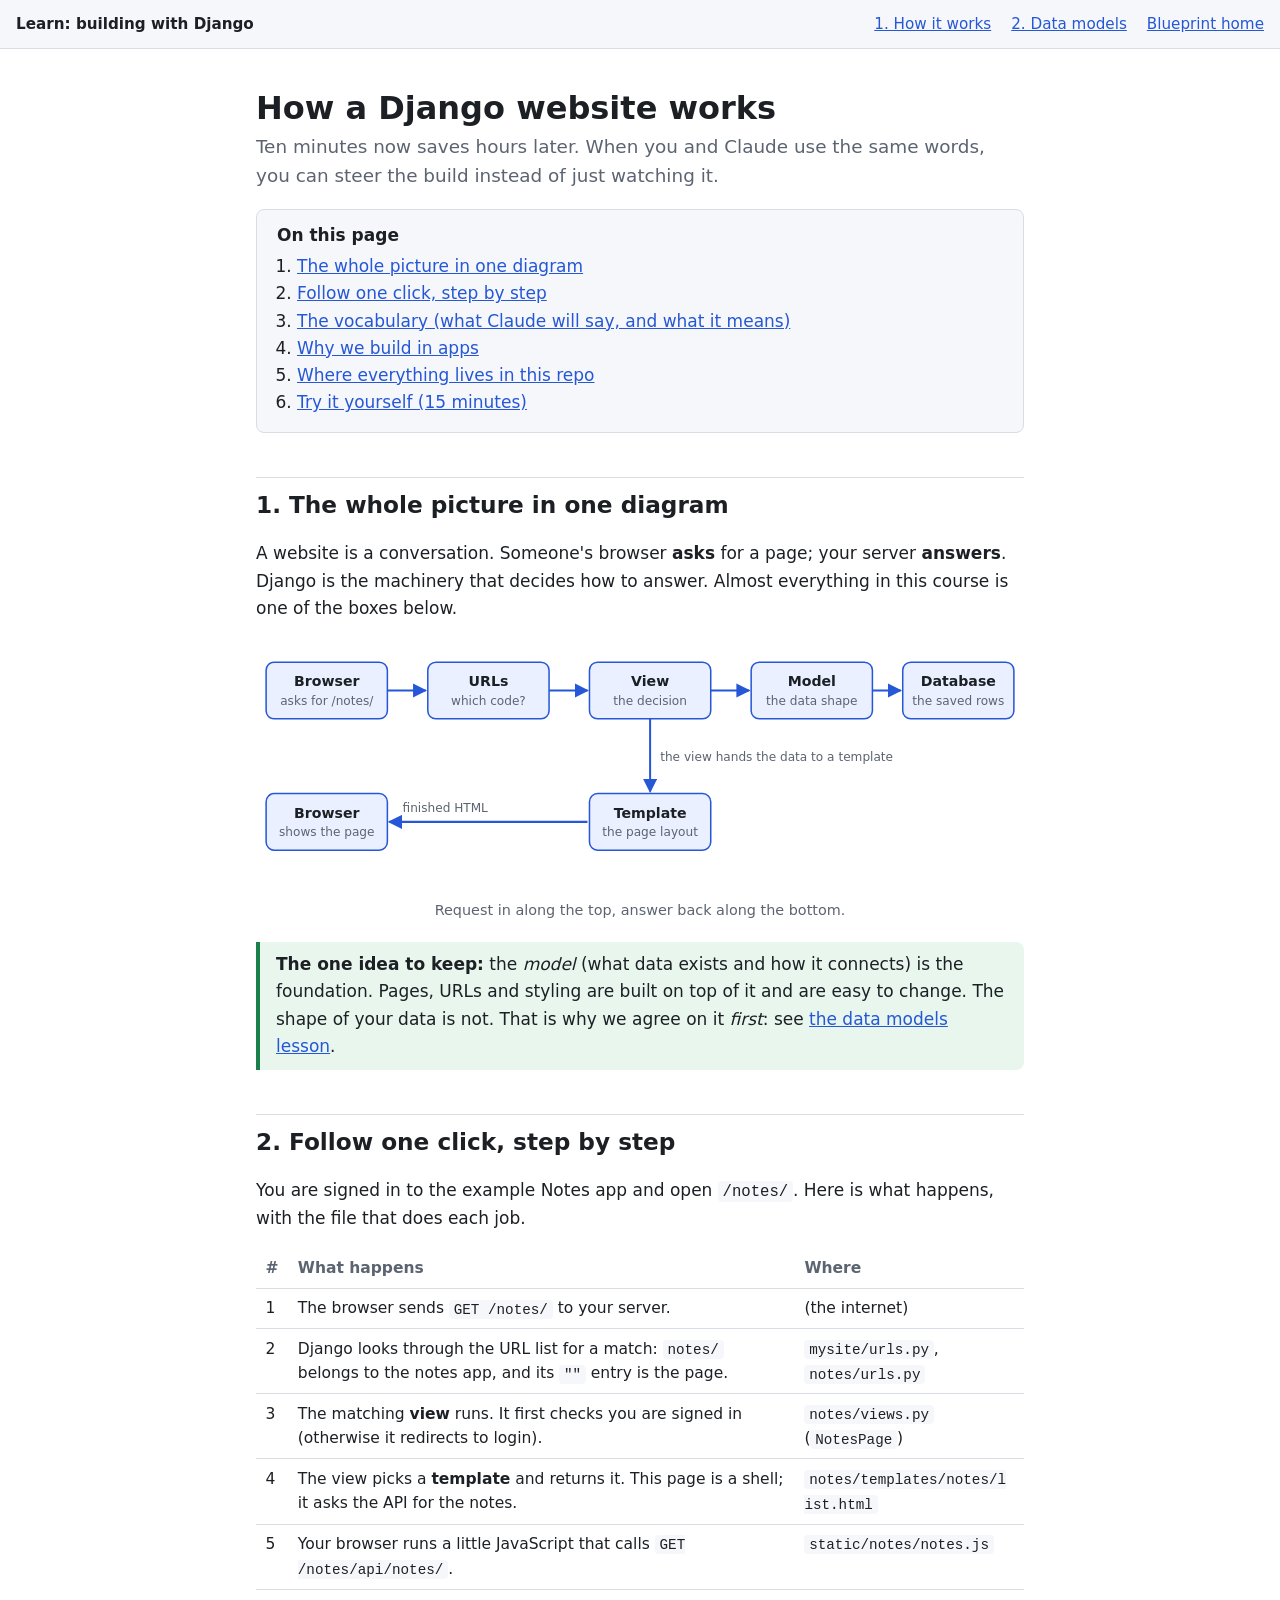
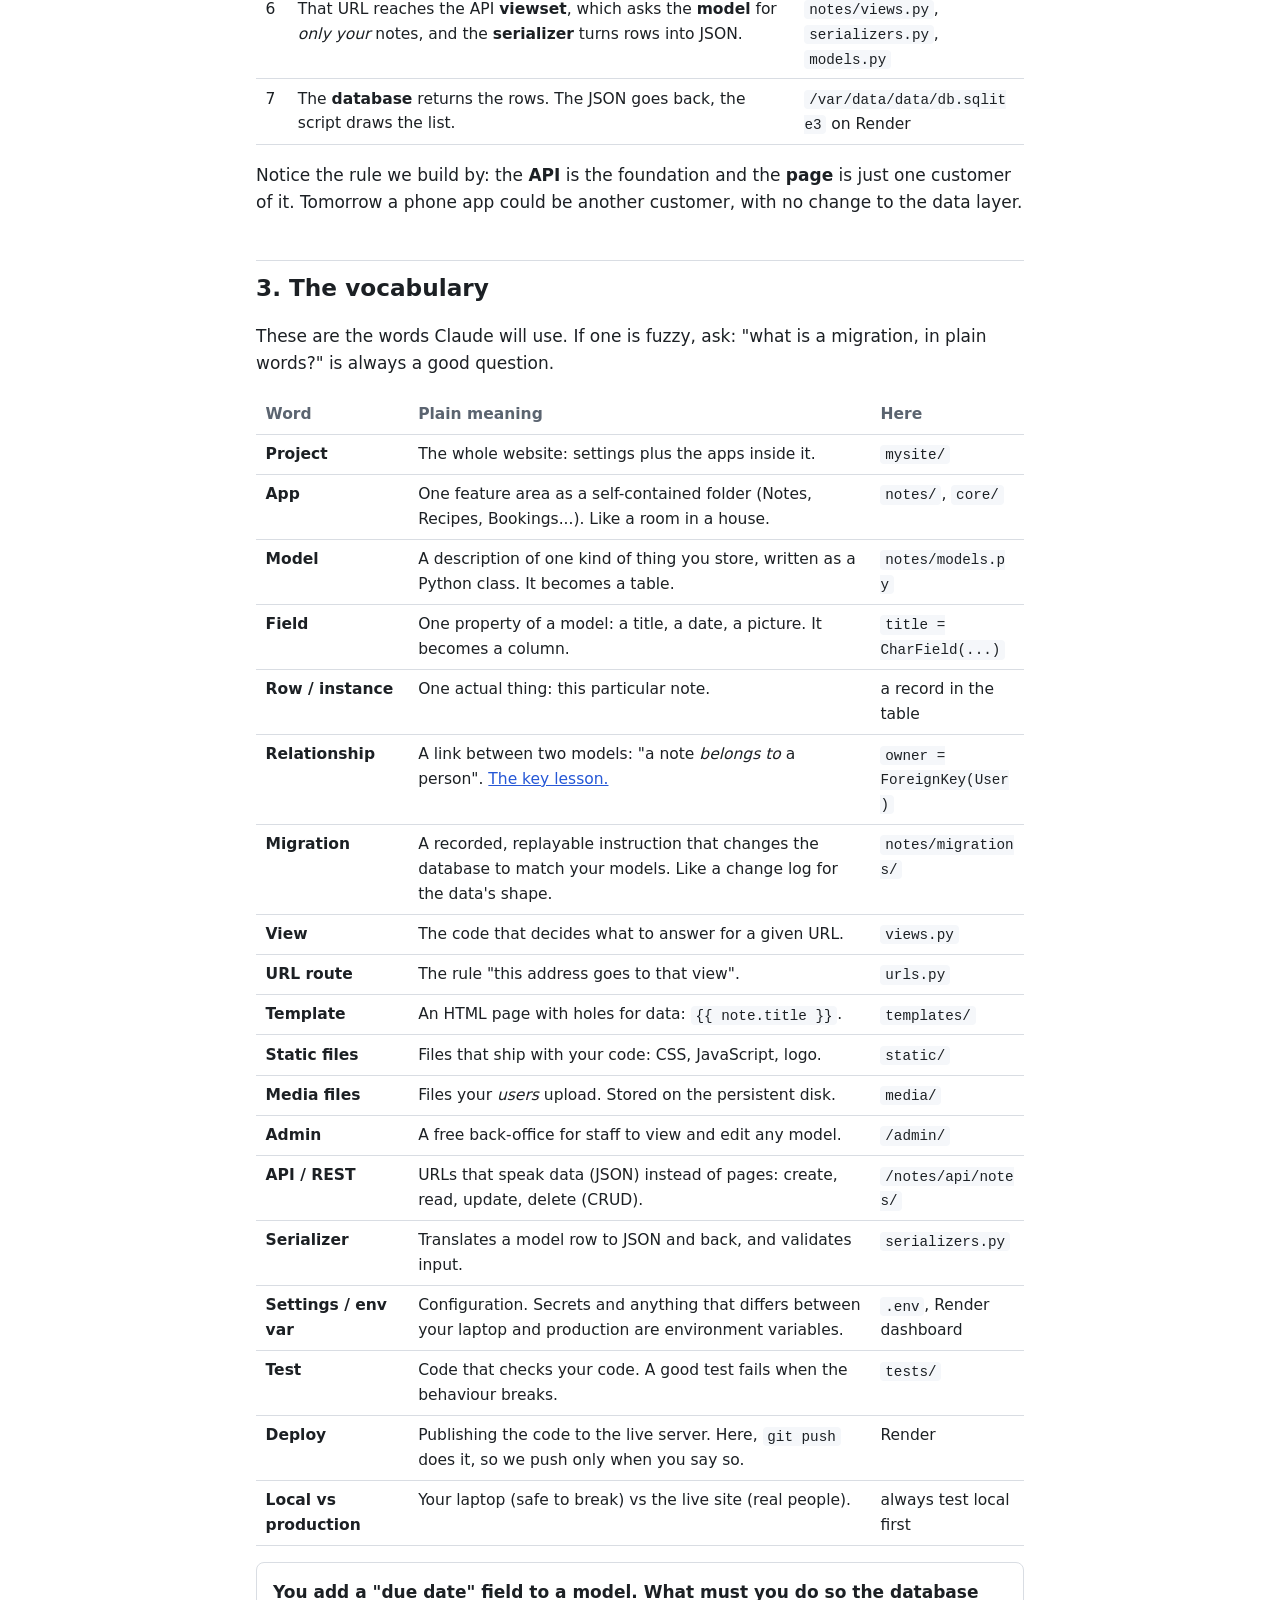
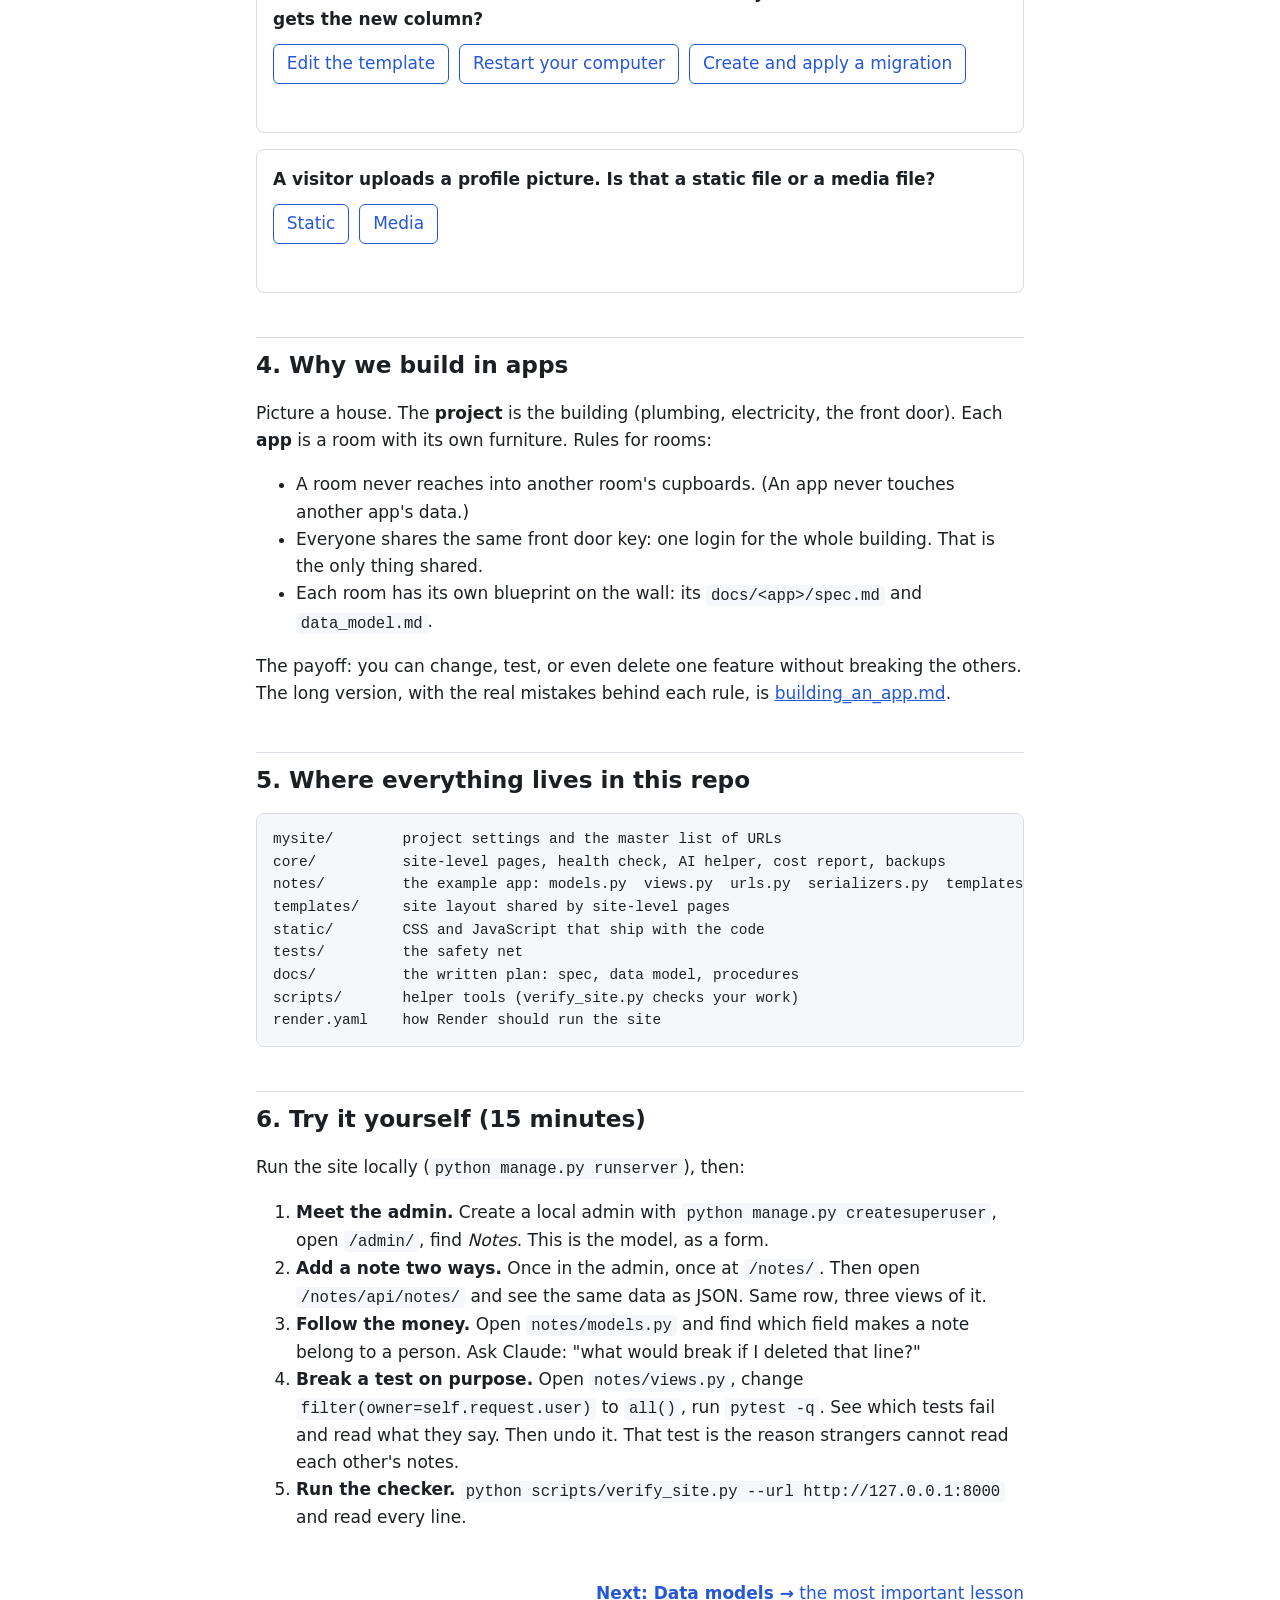
<file: tutorial/index.html>
<!DOCTYPE html>
<html lang="en">
<head>
  <meta charset="utf-8">
  <meta name="viewport" content="width=device-width, initial-scale=1">
  <title>How a Django website works</title>
  <meta name="description" content="A plain-language tour of how a Django website works, so you and Claude speak the same language.">
  <link rel="stylesheet" href="tutorial.css">
</head>
<body>
<nav class="topnav">
  <strong>Learn: building with Django</strong>
  <a href="index.html">1. How it works</a>
  <a href="data-models.html">2. Data models</a>
  <a href="../index.html">Blueprint home</a>
</nav>
<div class="wrap">

<h1>How a Django website works</h1>
<p class="lede">Ten minutes now saves hours later. When you and Claude use the same words, you can steer the build instead of just watching it.</p>

<div class="toc"><strong>On this page</strong>
  <ol>
    <li><a href="#picture">The whole picture in one diagram</a></li>
    <li><a href="#request">Follow one click, step by step</a></li>
    <li><a href="#words">The vocabulary (what Claude will say, and what it means)</a></li>
    <li><a href="#apps">Why we build in apps</a></li>
    <li><a href="#map">Where everything lives in this repo</a></li>
    <li><a href="#try">Try it yourself (15 minutes)</a></li>
  </ol>
</div>

<h2 id="picture">1. The whole picture in one diagram</h2>
<p>A website is a conversation. Someone's browser <strong>asks</strong> for a page; your server <strong>answers</strong>. Django is the machinery that decides how to answer. Almost everything in this course is one of the boxes below.</p>

<figure>
<svg viewBox="0 0 760 250" role="img" aria-label="Request flow: browser, URL router, view, model and database, template, back to browser">
  <defs><marker id="head" viewBox="0 0 10 10" refX="9" refY="5" markerWidth="7" markerHeight="7" orient="auto"><path d="M0 0 L10 5 L0 10 z" fill="#2557d6"/></marker></defs>
  <rect class="box" x="10" y="20" width="120" height="56" rx="8"/><text x="70" y="44" text-anchor="middle" class="bold">Browser</text><text x="70" y="62" text-anchor="middle" class="small">asks for /notes/</text>
  <rect class="box" x="170" y="20" width="120" height="56" rx="8"/><text x="230" y="44" text-anchor="middle" class="bold">URLs</text><text x="230" y="62" text-anchor="middle" class="small">which code?</text>
  <rect class="box" x="330" y="20" width="120" height="56" rx="8"/><text x="390" y="44" text-anchor="middle" class="bold">View</text><text x="390" y="62" text-anchor="middle" class="small">the decision</text>
  <rect class="box" x="490" y="20" width="120" height="56" rx="8"/><text x="550" y="44" text-anchor="middle" class="bold">Model</text><text x="550" y="62" text-anchor="middle" class="small">the data shape</text>
  <rect class="box" x="640" y="20" width="110" height="56" rx="8"/><text x="695" y="44" text-anchor="middle" class="bold">Database</text><text x="695" y="62" text-anchor="middle" class="small">the saved rows</text>
  <path class="arrow" d="M130 48 H168"/><path class="arrow" d="M290 48 H328"/><path class="arrow" d="M450 48 H488"/><path class="arrow" d="M610 48 H638"/>
  <rect class="box" x="330" y="150" width="120" height="56" rx="8"/><text x="390" y="174" text-anchor="middle" class="bold">Template</text><text x="390" y="192" text-anchor="middle" class="small">the page layout</text>
  <rect class="box" x="10" y="150" width="120" height="56" rx="8"/><text x="70" y="174" text-anchor="middle" class="bold">Browser</text><text x="70" y="192" text-anchor="middle" class="small">shows the page</text>
  <path class="arrow" d="M390 76 V148"/><path class="arrow" d="M328 178 H132"/>
  <text x="400" y="118" class="small">the view hands the data to a template</text>
  <text x="145" y="168" class="small">finished HTML</text>
</svg>
<figcaption>Request in along the top, answer back along the bottom.</figcaption>
</figure>

<div class="callout good"><strong>The one idea to keep:</strong> the <em>model</em> (what data exists and how it connects) is the foundation. Pages, URLs and styling are built on top of it and are easy to change. The shape of your data is not. That is why we agree on it <em>first</em>: see <a href="data-models.html">the data models lesson</a>.</div>

<h2 id="request">2. Follow one click, step by step</h2>
<p>You are signed in to the example Notes app and open <code>/notes/</code>. Here is what happens, with the file that does each job.</p>
<table>
<tr><th>#</th><th>What happens</th><th>Where</th></tr>
<tr><td>1</td><td>The browser sends <code>GET /notes/</code> to your server.</td><td>(the internet)</td></tr>
<tr><td>2</td><td>Django looks through the URL list for a match: <code>notes/</code> belongs to the notes app, and its <code>""</code> entry is the page.</td><td><code>mysite/urls.py</code>, <code>notes/urls.py</code></td></tr>
<tr><td>3</td><td>The matching <strong>view</strong> runs. It first checks you are signed in (otherwise it redirects to login).</td><td><code>notes/views.py</code> (<code>NotesPage</code>)</td></tr>
<tr><td>4</td><td>The view picks a <strong>template</strong> and returns it. This page is a shell; it asks the API for the notes.</td><td><code>notes/templates/notes/list.html</code></td></tr>
<tr><td>5</td><td>Your browser runs a little JavaScript that calls <code>GET /notes/api/notes/</code>.</td><td><code>static/notes/notes.js</code></td></tr>
<tr><td>6</td><td>That URL reaches the API <strong>viewset</strong>, which asks the <strong>model</strong> for <em>only your</em> notes, and the <strong>serializer</strong> turns rows into JSON.</td><td><code>notes/views.py</code>, <code>serializers.py</code>, <code>models.py</code></td></tr>
<tr><td>7</td><td>The <strong>database</strong> returns the rows. The JSON goes back, the script draws the list.</td><td><code>/var/data/data/db.sqlite3</code> on Render</td></tr>
</table>
<p>Notice the rule we build by: the <strong>API</strong> is the foundation and the <strong>page</strong> is just one customer of it. Tomorrow a phone app could be another customer, with no change to the data layer.</p>

<h2 id="words">3. The vocabulary</h2>
<p>These are the words Claude will use. If one is fuzzy, ask: "what is a migration, in plain words?" is always a good question.</p>
<table>
<tr><th>Word</th><th>Plain meaning</th><th>Here</th></tr>
<tr><td><strong>Project</strong></td><td>The whole website: settings plus the apps inside it.</td><td><code>mysite/</code></td></tr>
<tr><td><strong>App</strong></td><td>One feature area as a self-contained folder (Notes, Recipes, Bookings...). Like a room in a house.</td><td><code>notes/</code>, <code>core/</code></td></tr>
<tr><td><strong>Model</strong></td><td>A description of one kind of thing you store, written as a Python class. It becomes a table.</td><td><code>notes/models.py</code></td></tr>
<tr><td><strong>Field</strong></td><td>One property of a model: a title, a date, a picture. It becomes a column.</td><td><code>title = CharField(...)</code></td></tr>
<tr><td><strong>Row / instance</strong></td><td>One actual thing: this particular note.</td><td>a record in the table</td></tr>
<tr><td><strong>Relationship</strong></td><td>A link between two models: "a note <em>belongs to</em> a person". <a href="data-models.html#relationships">The key lesson.</a></td><td><code>owner = ForeignKey(User)</code></td></tr>
<tr><td><strong>Migration</strong></td><td>A recorded, replayable instruction that changes the database to match your models. Like a change log for the data's shape.</td><td><code>notes/migrations/</code></td></tr>
<tr><td><strong>View</strong></td><td>The code that decides what to answer for a given URL.</td><td><code>views.py</code></td></tr>
<tr><td><strong>URL route</strong></td><td>The rule "this address goes to that view".</td><td><code>urls.py</code></td></tr>
<tr><td><strong>Template</strong></td><td>An HTML page with holes for data: <code>{{ note.title }}</code>.</td><td><code>templates/</code></td></tr>
<tr><td><strong>Static files</strong></td><td>Files that ship with your code: CSS, JavaScript, logo.</td><td><code>static/</code></td></tr>
<tr><td><strong>Media files</strong></td><td>Files your <em>users</em> upload. Stored on the persistent disk.</td><td><code>media/</code></td></tr>
<tr><td><strong>Admin</strong></td><td>A free back-office for staff to view and edit any model.</td><td><code>/admin/</code></td></tr>
<tr><td><strong>API / REST</strong></td><td>URLs that speak data (JSON) instead of pages: create, read, update, delete (CRUD).</td><td><code>/notes/api/notes/</code></td></tr>
<tr><td><strong>Serializer</strong></td><td>Translates a model row to JSON and back, and validates input.</td><td><code>serializers.py</code></td></tr>
<tr><td><strong>Settings / env var</strong></td><td>Configuration. Secrets and anything that differs between your laptop and production are environment variables.</td><td><code>.env</code>, Render dashboard</td></tr>
<tr><td><strong>Test</strong></td><td>Code that checks your code. A good test fails when the behaviour breaks.</td><td><code>tests/</code></td></tr>
<tr><td><strong>Deploy</strong></td><td>Publishing the code to the live server. Here, <code>git push</code> does it, so we push only when you say so.</td><td>Render</td></tr>
<tr><td><strong>Local vs production</strong></td><td>Your laptop (safe to break) vs the live site (real people).</td><td>always test local first</td></tr>
</table>

<div class="quiz" data-answer="c" data-why="A migration is the recorded instruction that updates the database to match the models.">
  <p>You add a "due date" field to a model. What must you do so the database gets the new column?</p>
  <button data-choice="a">Edit the template</button>
  <button data-choice="b">Restart your computer</button>
  <button data-choice="c">Create and apply a migration</button>
  <div class="feedback" role="status"></div>
</div>
<div class="quiz" data-answer="b" data-why="Static files are shipped with your code; media files are uploaded by users at runtime.">
  <p>A visitor uploads a profile picture. Is that a static file or a media file?</p>
  <button data-choice="a">Static</button>
  <button data-choice="b">Media</button>
  <div class="feedback" role="status"></div>
</div>

<h2 id="apps">4. Why we build in apps</h2>
<p>Picture a house. The <strong>project</strong> is the building (plumbing, electricity, the front door). Each <strong>app</strong> is a room with its own furniture. Rules for rooms:</p>
<ul>
  <li>A room never reaches into another room's cupboards. (An app never touches another app's data.)</li>
  <li>Everyone shares the same front door key: one login for the whole building. That is the only thing shared.</li>
  <li>Each room has its own blueprint on the wall: its <code>docs/&lt;app&gt;/spec.md</code> and <code>data_model.md</code>.</li>
</ul>
<p>The payoff: you can change, test, or even delete one feature without breaking the others. The long version, with the real mistakes behind each rule, is <a href="../docs/building_an_app.md">building_an_app.md</a>.</p>

<h2 id="map">5. Where everything lives in this repo</h2>
<pre><code>mysite/        project settings and the master list of URLs
core/          site-level pages, health check, AI helper, cost report, backups
notes/         the example app: models.py  views.py  urls.py  serializers.py  templates/
templates/     site layout shared by site-level pages
static/        CSS and JavaScript that ship with the code
tests/         the safety net
docs/          the written plan: spec, data model, procedures
scripts/       helper tools (verify_site.py checks your work)
render.yaml    how Render should run the site</code></pre>

<h2 id="try">6. Try it yourself (15 minutes)</h2>
<p>Run the site locally (<code>python manage.py runserver</code>), then:</p>
<ol>
  <li><strong>Meet the admin.</strong> Create a local admin with <code>python manage.py createsuperuser</code>, open <code>/admin/</code>, find <em>Notes</em>. This is the model, as a form.</li>
  <li><strong>Add a note two ways.</strong> Once in the admin, once at <code>/notes/</code>. Then open <code>/notes/api/notes/</code> and see the same data as JSON. Same row, three views of it.</li>
  <li><strong>Follow the money.</strong> Open <code>notes/models.py</code> and find which field makes a note belong to a person. Ask Claude: "what would break if I deleted that line?"</li>
  <li><strong>Break a test on purpose.</strong> Open <code>notes/views.py</code>, change <code>filter(owner=self.request.user)</code> to <code>all()</code>, run <code>pytest -q</code>. See which tests fail and read what they say. Then undo it. That test is the reason strangers cannot read each other's notes.</li>
  <li><strong>Run the checker.</strong> <code>python scripts/verify_site.py --url http://127.0.0.1:8000</code> and read every line.</li>
</ol>

<div class="next"><span></span><a href="data-models.html"><strong>Next: Data models &rarr;</strong> the most important lesson</a></div>
</div>
<script src="quiz.js"></script>
</body>
</html>
</file>
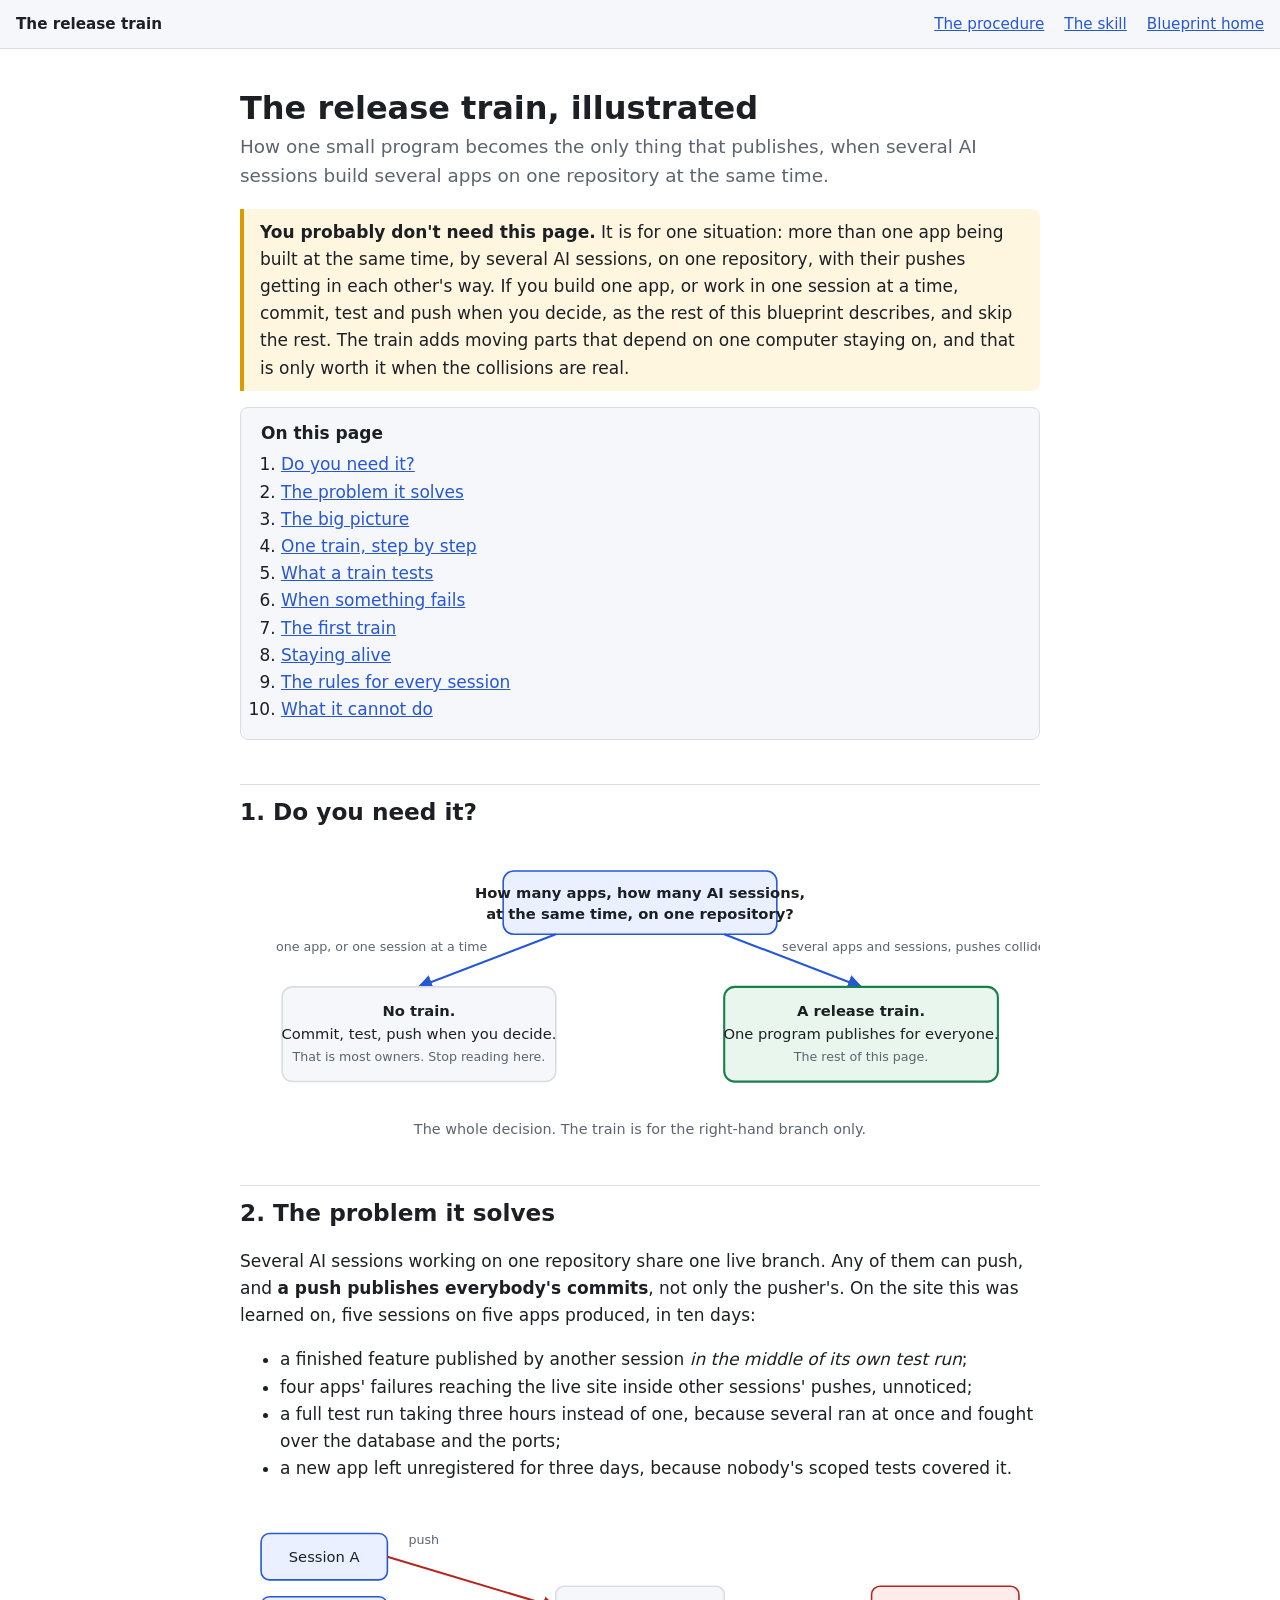
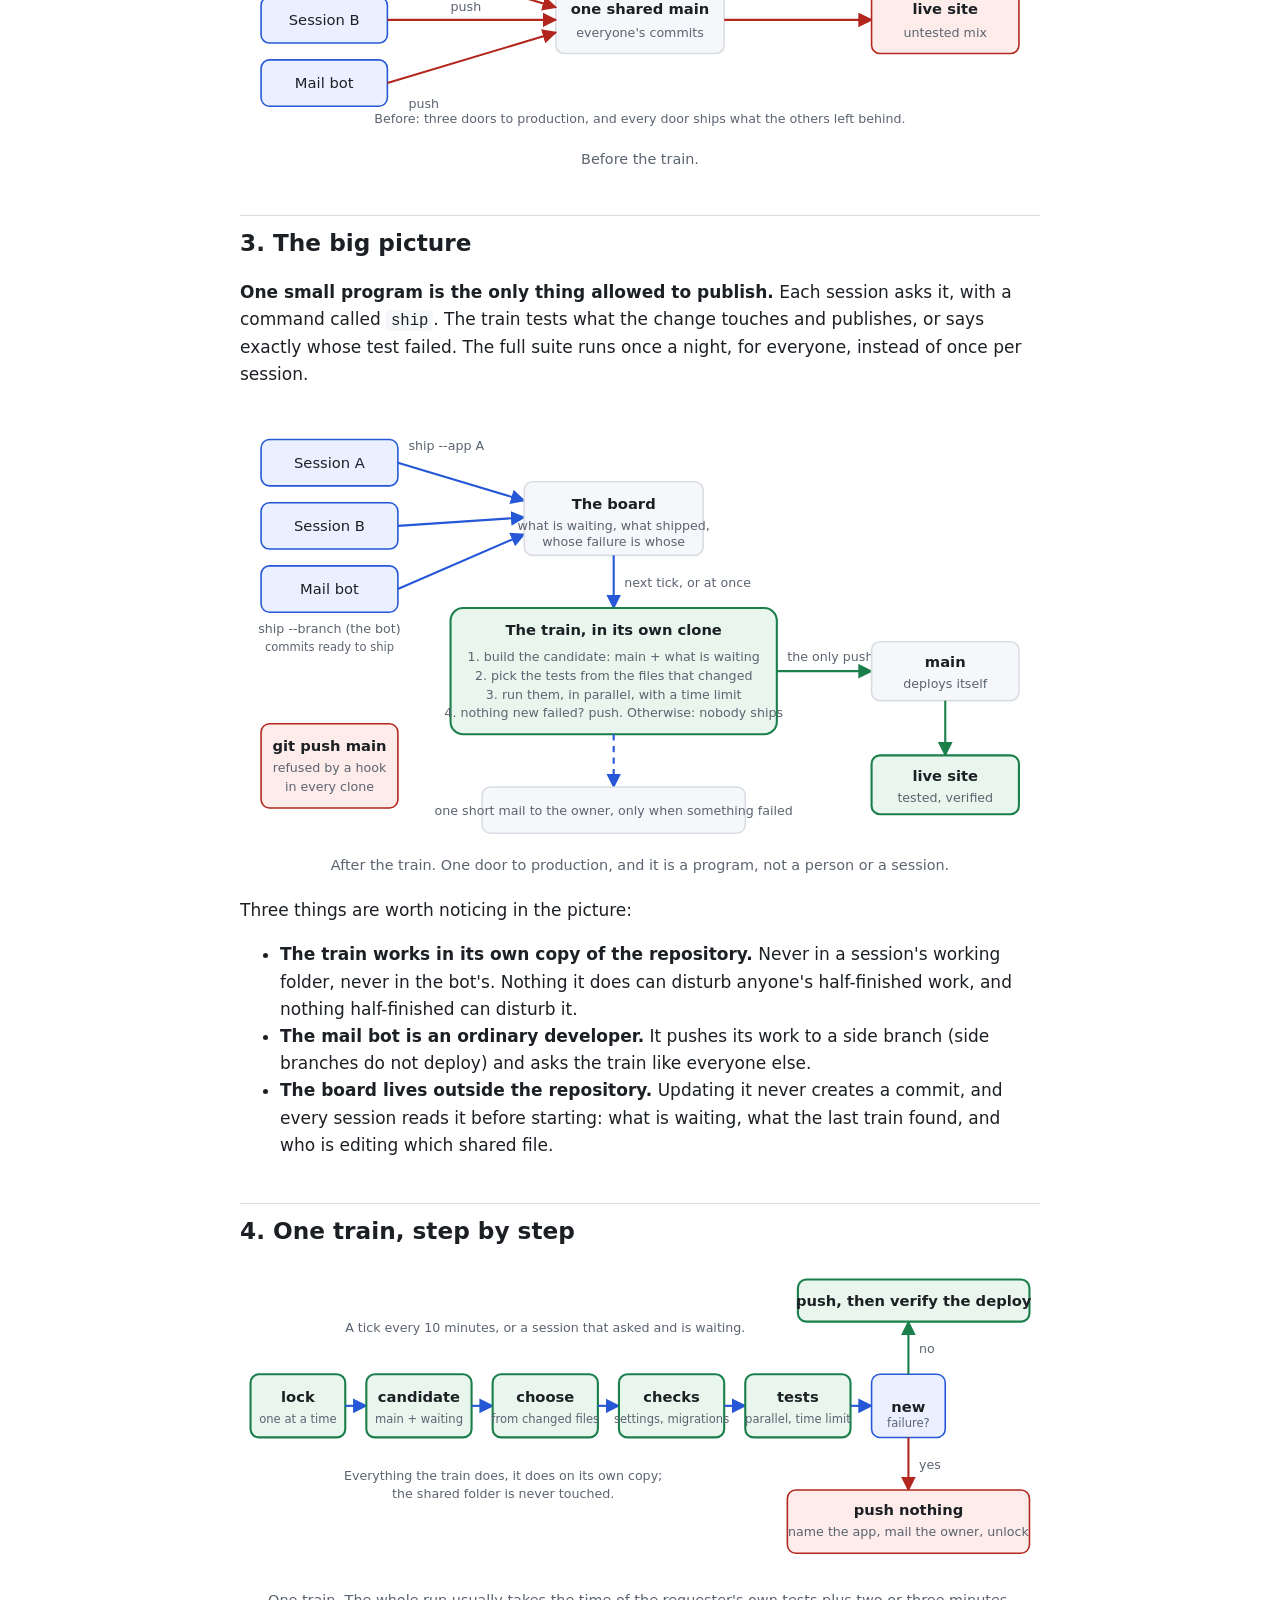
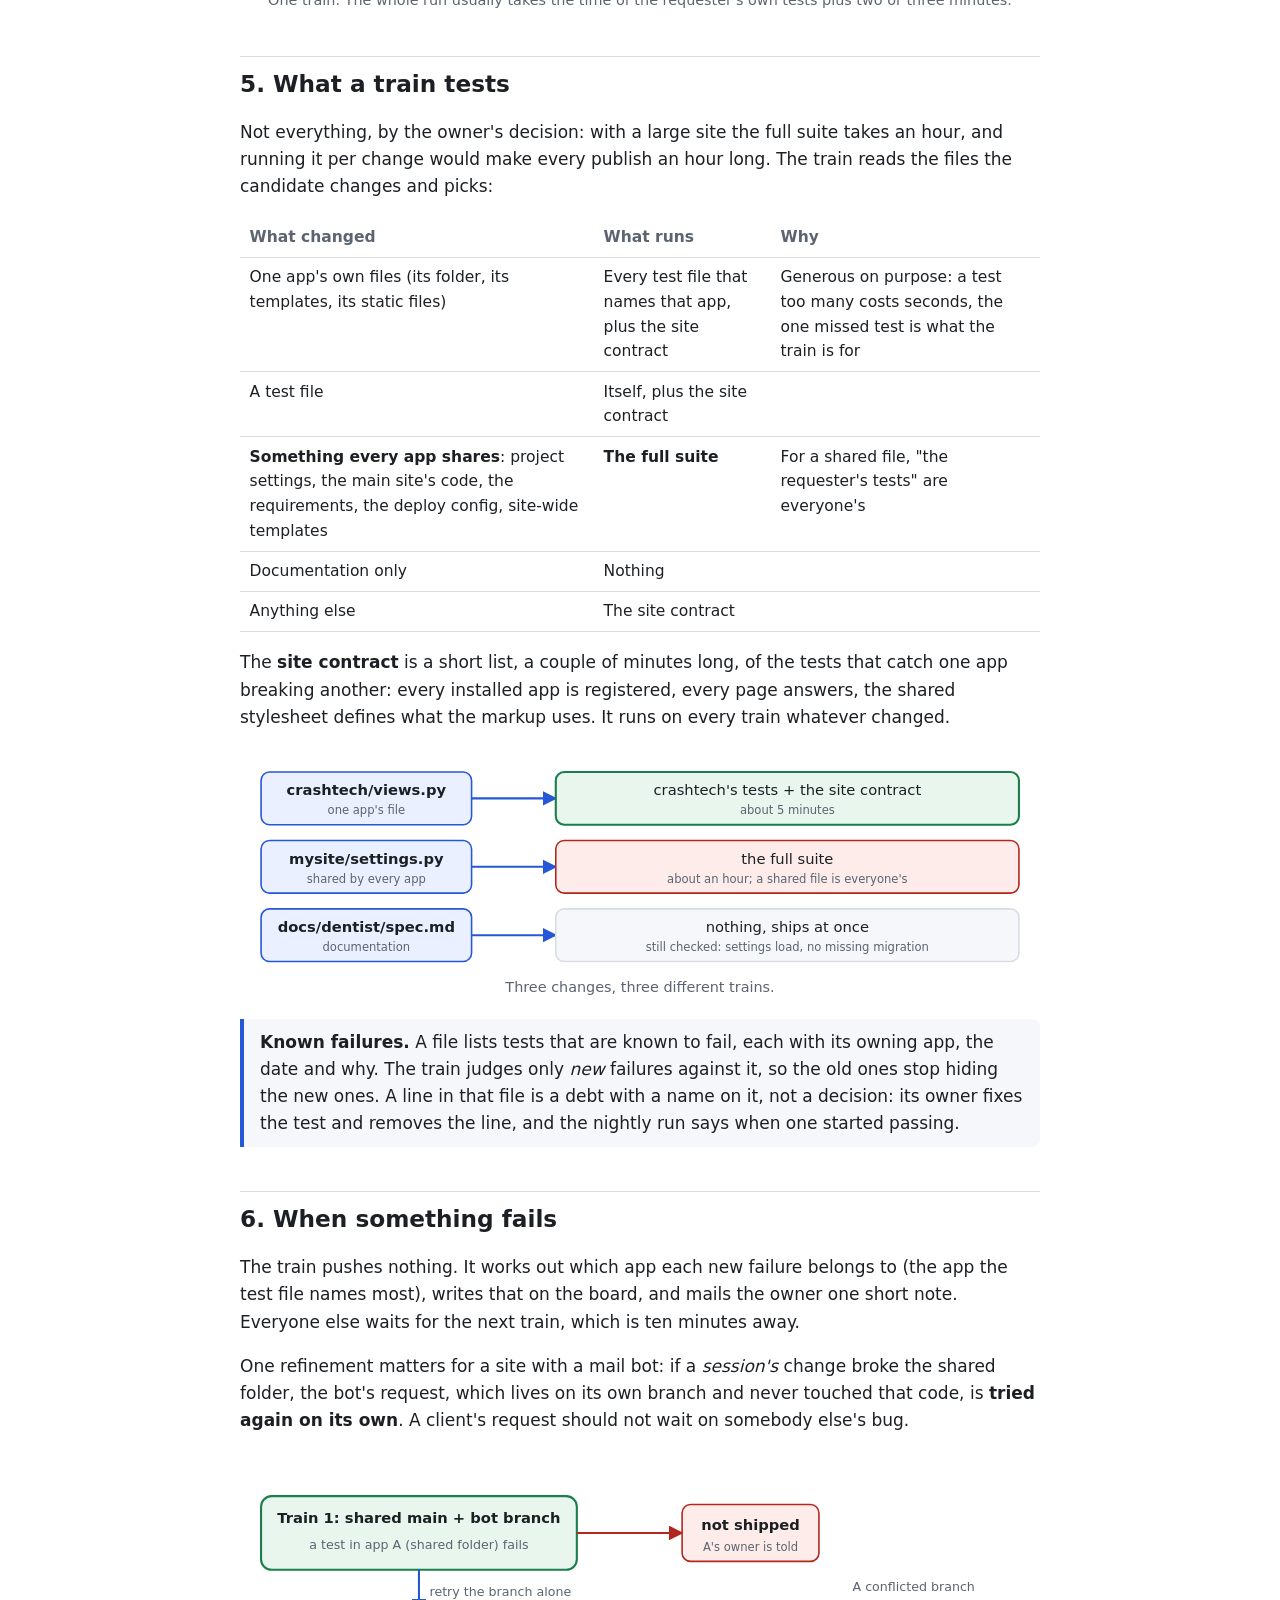
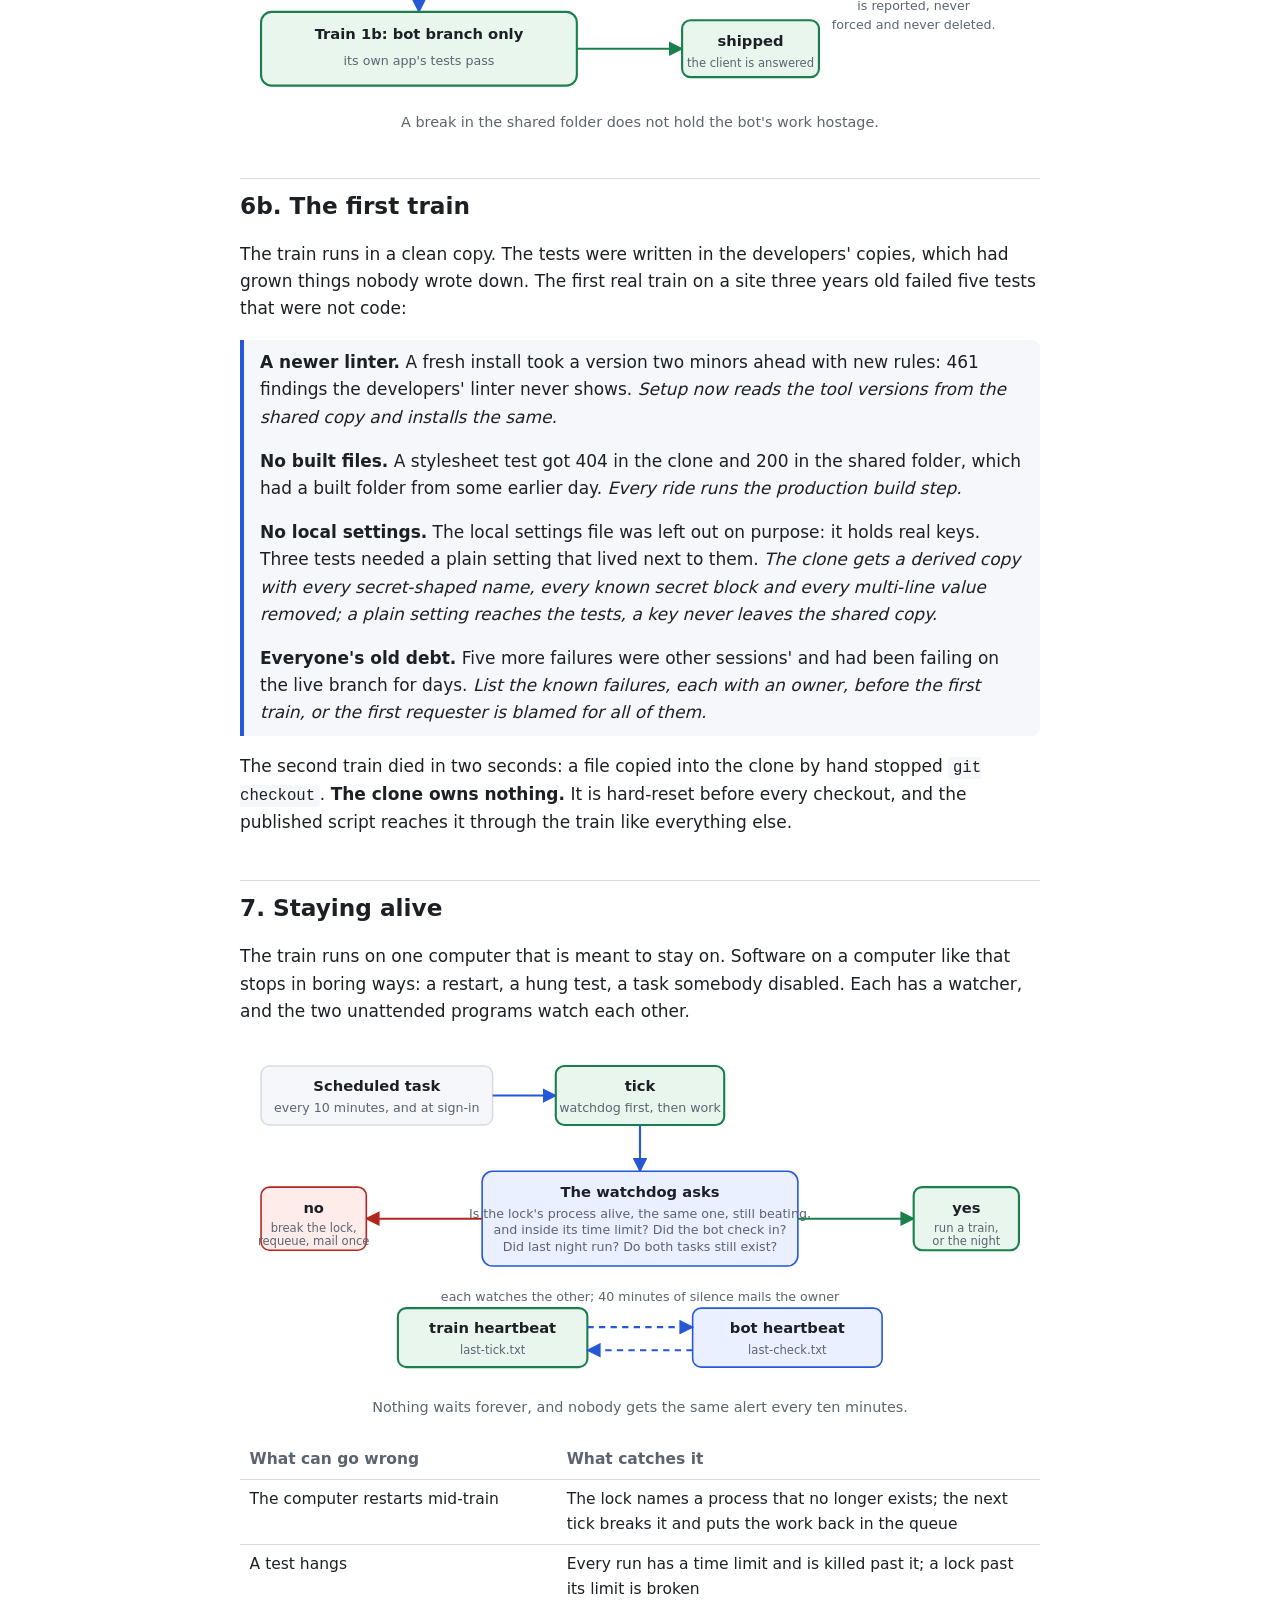
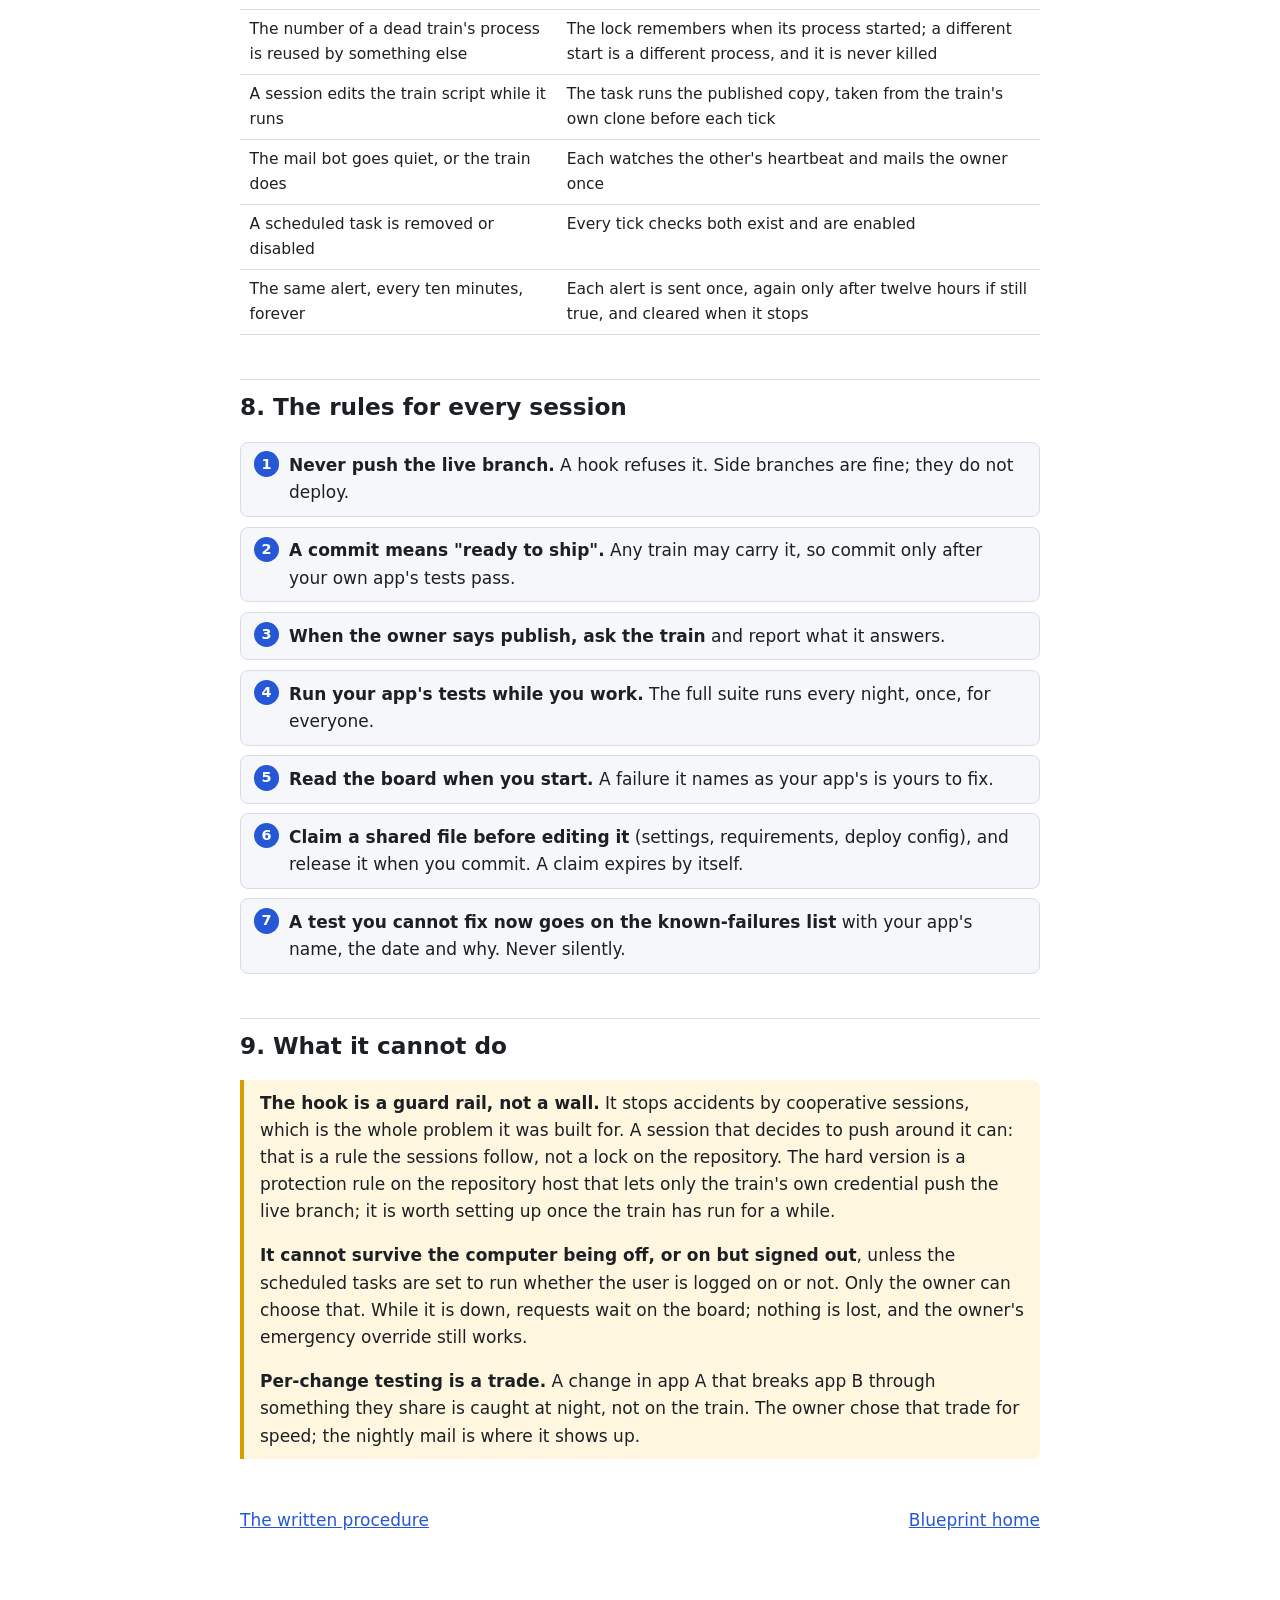
<file: docs/release_train.html>
<!DOCTYPE html>
<html lang="en">
<head>
  <meta charset="utf-8">
  <meta name="viewport" content="width=device-width, initial-scale=1">
  <title>The release train, illustrated</title>
  <meta name="description" content="How one small program becomes the only thing that publishes when several AI sessions build several apps on one repository. Optional: most owners never need it.">
  <style>
    :root {
      --bg: #ffffff; --fg: #1c2024; --muted: #5b6470; --accent: #2557d6; --border: #d9dde3;
      --surface: #f5f7fa; --good: #1a7f4b; --bad: #b3261e; --warn: #d89b00; --warn-bg: #fff6e0; --good-bg: #e8f6ee;
      --box: #eaf0ff; --box-line: #2557d6; --train: #1a7f4b; --train-bg: #e8f6ee; --stop-bg: #fdecea;
    }
    @media (prefers-color-scheme: dark) {
      :root {
        --bg: #14171c; --fg: #e8eaed; --muted: #9aa3ae; --accent: #7aa2ff; --border: #2c323b;
        --surface: #1c2027; --good: #5fd49a; --bad: #ff8a80; --warn: #f0b429; --warn-bg: #2d2610; --good-bg: #12281d;
        --box: #1d2a4a; --box-line: #7aa2ff; --train: #5fd49a; --train-bg: #12281d; --stop-bg: #3a1d1b;
      }
    }
    * { box-sizing: border-box; }
    html { scroll-behavior: smooth; }
    body { margin: 0; background: var(--bg); color: var(--fg); font: 17px/1.6 system-ui, -apple-system, "Segoe UI", sans-serif; }
    a { color: var(--accent); }
    .wrap { max-width: 52rem; margin: 0 auto; padding: 1.5rem 1rem 5rem; overflow-wrap: break-word; min-width: 0; }
    .topnav { display: flex; flex-wrap: wrap; gap: .5rem 1.25rem; padding: .75rem 1rem; border-bottom: 1px solid var(--border); background: var(--surface); font-size: .95rem; }
    .topnav strong { margin-right: auto; }
    h1 { font-size: 2rem; line-height: 1.2; margin: 1rem 0 .25rem; text-wrap: balance; }
    h2 { font-size: 1.45rem; margin: 2.75rem 0 .5rem; padding-top: .5rem; border-top: 1px solid var(--border); }
    h3 { font-size: 1.15rem; margin: 1.75rem 0 .25rem; }
    .lede { font-size: 1.15rem; color: var(--muted); margin-top: 0; }
    .toc { background: var(--surface); border: 1px solid var(--border); border-radius: 8px; padding: .75rem 1.25rem; }
    .toc ol { margin: .25rem 0; padding-left: 1.25rem; }
    code { font-family: ui-monospace, "Cascadia Code", Consolas, monospace; font-size: .92em; background: var(--surface); padding: .1rem .3rem; border-radius: 4px; }
    table { display: block; overflow-x: auto; max-width: 100%; border-collapse: collapse; margin: .75rem 0; font-size: .97rem; }
    th, td { text-align: left; vertical-align: top; padding: .45rem .6rem; border-bottom: 1px solid var(--border); }
    th { color: var(--muted); font-weight: 600; }
    .callout { border-left: 4px solid var(--accent); background: var(--surface); padding: .6rem 1rem; border-radius: 0 8px 8px 0; margin: 1rem 0; }
    .callout.warn { border-color: var(--warn); background: var(--warn-bg); }
    .callout.good { border-color: var(--good); background: var(--good-bg); }
    .callout > :first-child { margin-top: 0; } .callout > :last-child { margin-bottom: 0; }
    figure { margin: 1.25rem 0; overflow-x: auto; min-width: 0; }
    figure svg { width: 100%; min-width: 34rem; height: auto; display: block; }
    figcaption { color: var(--muted); font-size: .9rem; text-align: center; margin-top: .25rem; }
    svg text { fill: var(--fg); font: 14px system-ui, sans-serif; }
    svg .box { fill: var(--box); stroke: var(--box-line); stroke-width: 1.5; }
    svg .train { fill: var(--train-bg); stroke: var(--train); stroke-width: 2; }
    svg .stop { fill: var(--stop-bg); stroke: var(--bad); stroke-width: 1.5; }
    svg .plain { fill: var(--surface); stroke: var(--border); stroke-width: 1.5; }
    svg .line { stroke: var(--muted); stroke-width: 1.8; fill: none; }
    svg .arrow { stroke: var(--accent); stroke-width: 2; fill: none; marker-end: url(#head); }
    svg .arrow.good { stroke: var(--good); marker-end: url(#headgood); }
    svg .arrow.bad { stroke: var(--bad); marker-end: url(#headbad); }
    svg .arrow.dashed { stroke-dasharray: 6 5; }
    svg .small { font-size: 12px; fill: var(--muted); }
    svg .bold { font-weight: 700; }
    svg .tiny { font-size: 11px; fill: var(--muted); }
    .rules { counter-reset: r; list-style: none; padding: 0; display: grid; gap: .6rem; }
    .rules li { position: relative; padding: .6rem .9rem .6rem 3rem; background: var(--surface); border: 1px solid var(--border); border-radius: 8px; }
    .rules li::before { counter-increment: r; content: counter(r); position: absolute; left: .8rem; top: .55rem; width: 1.6rem; height: 1.6rem; border-radius: 50%; background: var(--accent); color: #fff; font-weight: 700; display: grid; place-items: center; font-size: .9rem; }
    .next { display: flex; justify-content: space-between; margin-top: 3rem; gap: 1rem; flex-wrap: wrap; }
  </style>
</head>
<body>
<nav class="topnav">
  <strong>The release train</strong>
  <a href="procedures/release_train.md">The procedure</a>
  <a href="../.claude/skills/release-train/SKILL.md">The skill</a>
  <a href="../index.html">Blueprint home</a>
</nav>
<div class="wrap">

<h1>The release train, illustrated</h1>
<p class="lede">How one small program becomes the only thing that publishes, when several AI sessions build several apps on one repository at the same time.</p>

<div class="callout warn">
  <p><strong>You probably don't need this page.</strong> It is for one situation: more than one app being built at the same time, by several AI sessions, on one repository, with their pushes getting in each other's way. If you build one app, or work in one session at a time, commit, test and push when you decide, as the rest of this blueprint describes, and skip the rest. The train adds moving parts that depend on one computer staying on, and that is only worth it when the collisions are real.</p>
</div>

<div class="toc"><strong>On this page</strong>
  <ol>
    <li><a href="#need">Do you need it?</a></li>
    <li><a href="#problem">The problem it solves</a></li>
    <li><a href="#picture">The big picture</a></li>
    <li><a href="#train">One train, step by step</a></li>
    <li><a href="#tests">What a train tests</a></li>
    <li><a href="#failure">When something fails</a></li>
    <li><a href="#first">The first train</a></li>
    <li><a href="#alive">Staying alive</a></li>
    <li><a href="#rules">The rules for every session</a></li>
    <li><a href="#limits">What it cannot do</a></li>
  </ol>
</div>

<h2 id="need">1. Do you need it?</h2>
<figure>
<svg viewBox="0 0 760 250" role="img" aria-label="A decision: one app or one session means no train; several apps by several sessions at once means a train">
  <defs>
    <marker id="head" viewBox="0 0 10 10" refX="9" refY="5" markerWidth="7" markerHeight="7" orient="auto-start-reverse"><path d="M0,0 L10,5 L0,10 z" fill="currentColor" style="fill: var(--accent)"/></marker>
    <marker id="headgood" viewBox="0 0 10 10" refX="9" refY="5" markerWidth="7" markerHeight="7" orient="auto-start-reverse"><path d="M0,0 L10,5 L0,10 z" style="fill: var(--good)"/></marker>
    <marker id="headbad" viewBox="0 0 10 10" refX="9" refY="5" markerWidth="7" markerHeight="7" orient="auto-start-reverse"><path d="M0,0 L10,5 L0,10 z" style="fill: var(--bad)"/></marker>
  </defs>
  <rect class="box" x="250" y="20" width="260" height="60" rx="10"/>
  <text x="380" y="46" text-anchor="middle" class="bold">How many apps, how many AI sessions,</text>
  <text x="380" y="66" text-anchor="middle" class="bold">at the same time, on one repository?</text>

  <path class="arrow" d="M300,80 L170,130"/>
  <text x="235" y="96" text-anchor="end" class="small">one app, or one session at a time</text>
  <path class="arrow" d="M460,80 L590,130"/>
  <text x="515" y="96" class="small">several apps and sessions, pushes collide</text>

  <rect class="plain" x="40" y="130" width="260" height="90" rx="10"/>
  <text x="170" y="158" text-anchor="middle" class="bold">No train.</text>
  <text x="170" y="180" text-anchor="middle">Commit, test, push when you decide.</text>
  <text x="170" y="200" text-anchor="middle" class="small">That is most owners. Stop reading here.</text>

  <rect class="train" x="460" y="130" width="260" height="90" rx="10"/>
  <text x="590" y="158" text-anchor="middle" class="bold">A release train.</text>
  <text x="590" y="180" text-anchor="middle">One program publishes for everyone.</text>
  <text x="590" y="200" text-anchor="middle" class="small">The rest of this page.</text>
</svg>
<figcaption>The whole decision. The train is for the right-hand branch only.</figcaption>
</figure>

<h2 id="problem">2. The problem it solves</h2>
<p>Several AI sessions working on one repository share one live branch. Any of them can push, and <strong>a push publishes everybody's commits</strong>, not only the pusher's. On the site this was learned on, five sessions on five apps produced, in ten days:</p>
<ul>
  <li>a finished feature published by another session <em>in the middle of its own test run</em>;</li>
  <li>four apps' failures reaching the live site inside other sessions' pushes, unnoticed;</li>
  <li>a full test run taking three hours instead of one, because several ran at once and fought over the database and the ports;</li>
  <li>a new app left unregistered for three days, because nobody's scoped tests covered it.</li>
</ul>

<figure>
<svg viewBox="0 0 760 230" role="img" aria-label="Before: every session pushes straight to the live branch and each push carries everyone's commits">
  <rect class="box" x="20" y="30" width="120" height="44" rx="8"/><text x="80" y="57" text-anchor="middle">Session A</text>
  <rect class="box" x="20" y="90" width="120" height="44" rx="8"/><text x="80" y="117" text-anchor="middle">Session B</text>
  <rect class="box" x="20" y="150" width="120" height="44" rx="8"/><text x="80" y="177" text-anchor="middle">Mail bot</text>
  <rect class="plain" x="300" y="80" width="160" height="64" rx="8"/>
  <text x="380" y="106" text-anchor="middle" class="bold">one shared main</text>
  <text x="380" y="128" text-anchor="middle" class="small">everyone's commits</text>
  <path class="arrow bad" d="M140,52 L300,100"/>
  <path class="arrow bad" d="M140,112 L300,112"/>
  <path class="arrow bad" d="M140,172 L300,124"/>
  <text x="160" y="40" class="small">push</text>
  <text x="200" y="104" class="small">push</text>
  <text x="160" y="196" class="small">push</text>
  <path class="arrow bad" d="M460,112 L600,112"/>
  <rect class="stop" x="600" y="80" width="140" height="64" rx="8"/>
  <text x="670" y="106" text-anchor="middle" class="bold">live site</text>
  <text x="670" y="128" text-anchor="middle" class="small">untested mix</text>
  <text x="380" y="210" text-anchor="middle" class="small">Before: three doors to production, and every door ships what the others left behind.</text>
</svg>
<figcaption>Before the train.</figcaption>
</figure>

<h2 id="picture">3. The big picture</h2>
<p><strong>One small program is the only thing allowed to publish.</strong> Each session asks it, with a command called <code>ship</code>. The train tests what the change touches and publishes, or says exactly whose test failed. The full suite runs once a night, for everyone, instead of once per session.</p>

<figure>
<svg viewBox="0 0 760 420" role="img" aria-label="After: sessions and the bot ask the train; the train works in its own clone, runs tests, and is the only one that pushes to main, which deploys">
  <rect class="box" x="20" y="30" width="130" height="44" rx="8"/><text x="85" y="57" text-anchor="middle">Session A</text>
  <rect class="box" x="20" y="90" width="130" height="44" rx="8"/><text x="85" y="117" text-anchor="middle">Session B</text>
  <rect class="box" x="20" y="150" width="130" height="44" rx="8"/><text x="85" y="177" text-anchor="middle">Mail bot</text>
  <text x="85" y="231" text-anchor="middle" class="tiny">commits ready to ship</text>

  <path class="arrow" d="M150,52 L270,88"/>
  <path class="arrow" d="M150,112 L270,104"/>
  <path class="arrow" d="M150,172 L270,120"/>
  <text x="160" y="40" class="small">ship --app A</text>
  <text x="85" y="214" text-anchor="middle" class="small">ship --branch (the bot)</text>

  <rect class="plain" x="270" y="70" width="170" height="70" rx="8"/>
  <text x="355" y="96" text-anchor="middle" class="bold">The board</text>
  <text x="355" y="116" text-anchor="middle" class="small">what is waiting, what shipped,</text>
  <text x="355" y="131" text-anchor="middle" class="small">whose failure is whose</text>

  <path class="arrow" d="M355,140 L355,190"/>
  <text x="365" y="170" class="small">next tick, or at once</text>

  <rect class="train" x="200" y="190" width="310" height="120" rx="12"/>
  <text x="355" y="216" text-anchor="middle" class="bold">The train, in its own clone</text>
  <text x="355" y="240" text-anchor="middle" class="small">1. build the candidate: main + what is waiting</text>
  <text x="355" y="258" text-anchor="middle" class="small">2. pick the tests from the files that changed</text>
  <text x="355" y="276" text-anchor="middle" class="small">3. run them, in parallel, with a time limit</text>
  <text x="355" y="294" text-anchor="middle" class="small">4. nothing new failed? push. Otherwise: nobody ships</text>

  <path class="arrow good" d="M510,250 L600,250"/>
  <text x="520" y="240" class="small">the only push</text>
  <rect class="plain" x="600" y="222" width="140" height="56" rx="8"/>
  <text x="670" y="246" text-anchor="middle" class="bold">main</text>
  <text x="670" y="266" text-anchor="middle" class="small">deploys itself</text>
  <path class="arrow good" d="M670,278 L670,330"/>
  <rect class="train" x="600" y="330" width="140" height="56" rx="8"/>
  <text x="670" y="354" text-anchor="middle" class="bold">live site</text>
  <text x="670" y="374" text-anchor="middle" class="small">tested, verified</text>

  <path class="arrow dashed" d="M355,310 L355,360"/>
  <rect class="plain" x="230" y="360" width="250" height="44" rx="8"/>
  <text x="355" y="387" text-anchor="middle" class="small">one short mail to the owner, only when something failed</text>

  <rect class="stop" x="20" y="300" width="130" height="80" rx="8"/>
  <text x="85" y="326" text-anchor="middle" class="bold">git push main</text>
  <text x="85" y="346" text-anchor="middle" class="small">refused by a hook</text>
  <text x="85" y="364" text-anchor="middle" class="small">in every clone</text>
</svg>
<figcaption>After the train. One door to production, and it is a program, not a person or a session.</figcaption>
</figure>

<p>Three things are worth noticing in the picture:</p>
<ul>
  <li><strong>The train works in its own copy of the repository.</strong> Never in a session's working folder, never in the bot's. Nothing it does can disturb anyone's half-finished work, and nothing half-finished can disturb it.</li>
  <li><strong>The mail bot is an ordinary developer.</strong> It pushes its work to a side branch (side branches do not deploy) and asks the train like everyone else.</li>
  <li><strong>The board lives outside the repository.</strong> Updating it never creates a commit, and every session reads it before starting: what is waiting, what the last train found, and who is editing which shared file.</li>
</ul>

<h2 id="train">4. One train, step by step</h2>
<figure>
<svg viewBox="0 0 760 300" role="img" aria-label="The steps of one train, left to right: lock, candidate, choose tests, site checks, run tests, decide, push, verify deploy">
  <rect class="train" x="10" y="100" width="90" height="60" rx="8"/><text x="55" y="126" text-anchor="middle" class="bold">lock</text><text x="55" y="146" text-anchor="middle" class="tiny">one at a time</text>
  <path class="arrow" d="M100,130 L120,130"/>
  <rect class="train" x="120" y="100" width="100" height="60" rx="8"/><text x="170" y="126" text-anchor="middle" class="bold">candidate</text><text x="170" y="146" text-anchor="middle" class="tiny">main + waiting</text>
  <path class="arrow" d="M220,130 L240,130"/>
  <rect class="train" x="240" y="100" width="100" height="60" rx="8"/><text x="290" y="126" text-anchor="middle" class="bold">choose</text><text x="290" y="146" text-anchor="middle" class="tiny">from changed files</text>
  <path class="arrow" d="M340,130 L360,130"/>
  <rect class="train" x="360" y="100" width="100" height="60" rx="8"/><text x="410" y="126" text-anchor="middle" class="bold">checks</text><text x="410" y="146" text-anchor="middle" class="tiny">settings, migrations</text>
  <path class="arrow" d="M460,130 L480,130"/>
  <rect class="train" x="480" y="100" width="100" height="60" rx="8"/><text x="530" y="126" text-anchor="middle" class="bold">tests</text><text x="530" y="146" text-anchor="middle" class="tiny">parallel, time limit</text>
  <path class="arrow" d="M580,130 L600,130"/>
  <rect class="box" x="600" y="100" width="70" height="60" rx="8"/><text x="635" y="136" text-anchor="middle" class="bold">new</text><text x="635" y="150" text-anchor="middle" class="tiny">failure?</text>
  <path class="arrow good" d="M635,100 L635,50"/>
  <text x="645" y="80" class="small">no</text>
  <rect class="train" x="530" y="10" width="220" height="40" rx="8"/><text x="640" y="35" text-anchor="middle" class="bold">push, then verify the deploy</text>
  <path class="arrow bad" d="M635,160 L635,210"/>
  <text x="645" y="190" class="small">yes</text>
  <rect class="stop" x="520" y="210" width="230" height="60" rx="8"/>
  <text x="635" y="234" text-anchor="middle" class="bold">push nothing</text>
  <text x="635" y="254" text-anchor="middle" class="small">name the app, mail the owner, unlock</text>
  <text x="290" y="60" text-anchor="middle" class="small">A tick every 10 minutes, or a session that asked and is waiting.</text>
  <text x="250" y="200" text-anchor="middle" class="small">Everything the train does, it does on its own copy;</text>
  <text x="250" y="218" text-anchor="middle" class="small">the shared folder is never touched.</text>
</svg>
<figcaption>One train. The whole run usually takes the time of the requester's own tests plus two or three minutes.</figcaption>
</figure>

<h2 id="tests">5. What a train tests</h2>
<p>Not everything, by the owner's decision: with a large site the full suite takes an hour, and running it per change would make every publish an hour long. The train reads the files the candidate changes and picks:</p>

<table>
  <tr><th>What changed</th><th>What runs</th><th>Why</th></tr>
  <tr><td>One app's own files (its folder, its templates, its static files)</td><td>Every test file that names that app, plus the site contract</td><td>Generous on purpose: a test too many costs seconds, the one missed test is what the train is for</td></tr>
  <tr><td>A test file</td><td>Itself, plus the site contract</td><td></td></tr>
  <tr><td><strong>Something every app shares</strong>: project settings, the main site's code, the requirements, the deploy config, site-wide templates</td><td><strong>The full suite</strong></td><td>For a shared file, "the requester's tests" are everyone's</td></tr>
  <tr><td>Documentation only</td><td>Nothing</td><td></td></tr>
  <tr><td>Anything else</td><td>The site contract</td><td></td></tr>
</table>

<p>The <strong>site contract</strong> is a short list, a couple of minutes long, of the tests that catch one app breaking another: every installed app is registered, every page answers, the shared stylesheet defines what the markup uses. It runs on every train whatever changed.</p>

<figure>
<svg viewBox="0 0 760 210" role="img" aria-label="Three example changes and what each one runs">
  <rect class="box" x="20" y="20" width="200" height="50" rx="8"/><text x="120" y="42" text-anchor="middle" class="bold">crashtech/views.py</text><text x="120" y="60" text-anchor="middle" class="tiny">one app's file</text>
  <path class="arrow" d="M220,45 L300,45"/>
  <rect class="train" x="300" y="20" width="440" height="50" rx="8"/><text x="520" y="42" text-anchor="middle">crashtech's tests + the site contract</text><text x="520" y="60" text-anchor="middle" class="tiny">about 5 minutes</text>

  <rect class="box" x="20" y="85" width="200" height="50" rx="8"/><text x="120" y="107" text-anchor="middle" class="bold">mysite/settings.py</text><text x="120" y="125" text-anchor="middle" class="tiny">shared by every app</text>
  <path class="arrow" d="M220,110 L300,110"/>
  <rect class="stop" x="300" y="85" width="440" height="50" rx="8"/><text x="520" y="107" text-anchor="middle">the full suite</text><text x="520" y="125" text-anchor="middle" class="tiny">about an hour; a shared file is everyone's</text>

  <rect class="box" x="20" y="150" width="200" height="50" rx="8"/><text x="120" y="172" text-anchor="middle" class="bold">docs/dentist/spec.md</text><text x="120" y="190" text-anchor="middle" class="tiny">documentation</text>
  <path class="arrow" d="M220,175 L300,175"/>
  <rect class="plain" x="300" y="150" width="440" height="50" rx="8"/><text x="520" y="172" text-anchor="middle">nothing, ships at once</text><text x="520" y="190" text-anchor="middle" class="tiny">still checked: settings load, no missing migration</text>
</svg>
<figcaption>Three changes, three different trains.</figcaption>
</figure>

<div class="callout">
  <p><strong>Known failures.</strong> A file lists tests that are known to fail, each with its owning app, the date and why. The train judges only <em>new</em> failures against it, so the old ones stop hiding the new ones. A line in that file is a debt with a name on it, not a decision: its owner fixes the test and removes the line, and the nightly run says when one started passing.</p>
</div>

<h2 id="failure">6. When something fails</h2>
<p>The train pushes nothing. It works out which app each new failure belongs to (the app the test file names most), writes that on the board, and mails the owner one short note. Everyone else waits for the next train, which is ten minutes away.</p>
<p>One refinement matters for a site with a mail bot: if a <em>session's</em> change broke the shared folder, the bot's request, which lives on its own branch and never touched that code, is <strong>tried again on its own</strong>. A client's request should not wait on somebody else's bug.</p>

<figure>
<svg viewBox="0 0 760 240" role="img" aria-label="A failed train: the shared tree's change failed, so the bot's branch is retried alone and ships">
  <rect class="train" x="20" y="40" width="300" height="70" rx="10"/>
  <text x="170" y="66" text-anchor="middle" class="bold">Train 1: shared main + bot branch</text>
  <text x="170" y="90" text-anchor="middle" class="small">a test in app A (shared folder) fails</text>
  <path class="arrow bad" d="M320,75 L420,75"/>
  <rect class="stop" x="420" y="48" width="130" height="54" rx="8"/>
  <text x="485" y="72" text-anchor="middle" class="bold">not shipped</text>
  <text x="485" y="92" text-anchor="middle" class="tiny">A's owner is told</text>

  <path class="arrow" d="M170,110 L170,150"/>
  <text x="180" y="135" class="small">retry the branch alone</text>
  <rect class="train" x="20" y="150" width="300" height="70" rx="10"/>
  <text x="170" y="176" text-anchor="middle" class="bold">Train 1b: bot branch only</text>
  <text x="170" y="200" text-anchor="middle" class="small">its own app's tests pass</text>
  <path class="arrow good" d="M320,185 L420,185"/>
  <rect class="train" x="420" y="158" width="130" height="54" rx="8"/>
  <text x="485" y="182" text-anchor="middle" class="bold">shipped</text>
  <text x="485" y="202" text-anchor="middle" class="tiny">the client is answered</text>
  <text x="640" y="130" text-anchor="middle" class="small">A conflicted branch</text>
  <text x="640" y="148" text-anchor="middle" class="small">is reported, never</text>
  <text x="640" y="166" text-anchor="middle" class="small">forced and never deleted.</text>
</svg>
<figcaption>A break in the shared folder does not hold the bot's work hostage.</figcaption>
</figure>

<h2 id="first">6b. The first train</h2>
<p>The train runs in a clean copy. The tests were written in the developers' copies, which had grown things nobody wrote down. The first real train on a site three years old failed five tests that were not code:</p>
<div class="callout">
  <p><strong>A newer linter.</strong> A fresh install took a version two minors ahead with new rules: 461 findings the developers' linter never shows. <em>Setup now reads the tool versions from the shared copy and installs the same.</em></p>
  <p><strong>No built files.</strong> A stylesheet test got 404 in the clone and 200 in the shared folder, which had a built folder from some earlier day. <em>Every ride runs the production build step.</em></p>
  <p><strong>No local settings.</strong> The local settings file was left out on purpose: it holds real keys. Three tests needed a plain setting that lived next to them. <em>The clone gets a derived copy with every secret-shaped name, every known secret block and every multi-line value removed; a plain setting reaches the tests, a key never leaves the shared copy.</em></p>
  <p><strong>Everyone's old debt.</strong> Five more failures were other sessions' and had been failing on the live branch for days. <em>List the known failures, each with an owner, before the first train, or the first requester is blamed for all of them.</em></p>
</div>
<p>The second train died in two seconds: a file copied into the clone by hand stopped <code>git checkout</code>. <strong>The clone owns nothing.</strong> It is hard-reset before every checkout, and the published script reaches it through the train like everything else.</p>

<h2 id="alive">7. Staying alive</h2>
<p>The train runs on one computer that is meant to stay on. Software on a computer like that stops in boring ways: a restart, a hung test, a task somebody disabled. Each has a watcher, and the two unattended programs watch each other.</p>

<figure>
<svg viewBox="0 0 760 330" role="img" aria-label="The watchdog cycle: a scheduled task ticks every ten minutes; the train and the mail bot leave heartbeats and watch each other's; a dead or hung lock is broken and its work requeued; the owner is mailed once">
  <rect class="plain" x="20" y="20" width="220" height="56" rx="8"/>
  <text x="130" y="44" text-anchor="middle" class="bold">Scheduled task</text>
  <text x="130" y="64" text-anchor="middle" class="small">every 10 minutes, and at sign-in</text>
  <path class="arrow" d="M240,48 L300,48"/>
  <rect class="train" x="300" y="20" width="160" height="56" rx="8"/>
  <text x="380" y="44" text-anchor="middle" class="bold">tick</text>
  <text x="380" y="64" text-anchor="middle" class="small">watchdog first, then work</text>

  <path class="arrow" d="M380,76 L380,120"/>
  <rect class="box" x="230" y="120" width="300" height="90" rx="10"/>
  <text x="380" y="144" text-anchor="middle" class="bold">The watchdog asks</text>
  <text x="380" y="164" text-anchor="middle" class="small">Is the lock's process alive, the same one, still beating,</text>
  <text x="380" y="180" text-anchor="middle" class="small">and inside its time limit? Did the bot check in?</text>
  <text x="380" y="196" text-anchor="middle" class="small">Did last night run? Do both tasks still exist?</text>

  <path class="arrow bad" d="M230,165 L120,165"/>
  <rect class="stop" x="20" y="135" width="100" height="60" rx="8"/>
  <text x="70" y="160" text-anchor="middle" class="bold">no</text>
  <text x="70" y="178" text-anchor="middle" class="tiny">break the lock,</text>
  <text x="70" y="190" text-anchor="middle" class="tiny">requeue, mail once</text>

  <path class="arrow good" d="M530,165 L640,165"/>
  <rect class="train" x="640" y="135" width="100" height="60" rx="8"/>
  <text x="690" y="160" text-anchor="middle" class="bold">yes</text>
  <text x="690" y="178" text-anchor="middle" class="tiny">run a train,</text>
  <text x="690" y="190" text-anchor="middle" class="tiny">or the night</text>

  <rect class="train" x="150" y="250" width="180" height="56" rx="8"/>
  <text x="240" y="274" text-anchor="middle" class="bold">train heartbeat</text>
  <text x="240" y="294" text-anchor="middle" class="tiny">last-tick.txt</text>
  <rect class="box" x="430" y="250" width="180" height="56" rx="8"/>
  <text x="520" y="274" text-anchor="middle" class="bold">bot heartbeat</text>
  <text x="520" y="294" text-anchor="middle" class="tiny">last-check.txt</text>
  <path class="arrow dashed" d="M330,268 L430,268"/>
  <path class="arrow dashed" d="M430,290 L330,290"/>
  <text x="380" y="243" text-anchor="middle" class="small">each watches the other; 40 minutes of silence mails the owner</text>
</svg>
<figcaption>Nothing waits forever, and nobody gets the same alert every ten minutes.</figcaption>
</figure>

<table>
  <tr><th>What can go wrong</th><th>What catches it</th></tr>
  <tr><td>The computer restarts mid-train</td><td>The lock names a process that no longer exists; the next tick breaks it and puts the work back in the queue</td></tr>
  <tr><td>A test hangs</td><td>Every run has a time limit and is killed past it; a lock past its limit is broken</td></tr>
  <tr><td>The number of a dead train's process is reused by something else</td><td>The lock remembers when its process started; a different start is a different process, and it is never killed</td></tr>
  <tr><td>A session edits the train script while it runs</td><td>The task runs the published copy, taken from the train's own clone before each tick</td></tr>
  <tr><td>The mail bot goes quiet, or the train does</td><td>Each watches the other's heartbeat and mails the owner once</td></tr>
  <tr><td>A scheduled task is removed or disabled</td><td>Every tick checks both exist and are enabled</td></tr>
  <tr><td>The same alert, every ten minutes, forever</td><td>Each alert is sent once, again only after twelve hours if still true, and cleared when it stops</td></tr>
</table>

<h2 id="rules">8. The rules for every session</h2>
<ol class="rules">
  <li><strong>Never push the live branch.</strong> A hook refuses it. Side branches are fine; they do not deploy.</li>
  <li><strong>A commit means "ready to ship".</strong> Any train may carry it, so commit only after your own app's tests pass.</li>
  <li><strong>When the owner says publish, ask the train</strong> and report what it answers.</li>
  <li><strong>Run your app's tests while you work.</strong> The full suite runs every night, once, for everyone.</li>
  <li><strong>Read the board when you start.</strong> A failure it names as your app's is yours to fix.</li>
  <li><strong>Claim a shared file before editing it</strong> (settings, requirements, deploy config), and release it when you commit. A claim expires by itself.</li>
  <li><strong>A test you cannot fix now goes on the known-failures list</strong> with your app's name, the date and why. Never silently.</li>
</ol>

<h2 id="limits">9. What it cannot do</h2>
<div class="callout warn">
  <p><strong>The hook is a guard rail, not a wall.</strong> It stops accidents by cooperative sessions, which is the whole problem it was built for. A session that decides to push around it can: that is a rule the sessions follow, not a lock on the repository. The hard version is a protection rule on the repository host that lets only the train's own credential push the live branch; it is worth setting up once the train has run for a while.</p>
  <p><strong>It cannot survive the computer being off, or on but signed out</strong>, unless the scheduled tasks are set to run whether the user is logged on or not. Only the owner can choose that. While it is down, requests wait on the board; nothing is lost, and the owner's emergency override still works.</p>
  <p><strong>Per-change testing is a trade.</strong> A change in app A that breaks app B through something they share is caught at night, not on the train. The owner chose that trade for speed; the nightly mail is where it shows up.</p>
</div>

<div class="next">
  <a href="procedures/release_train.md">The written procedure</a>
  <a href="../index.html">Blueprint home</a>
</div>
</div>
</body>
</html>
</file>
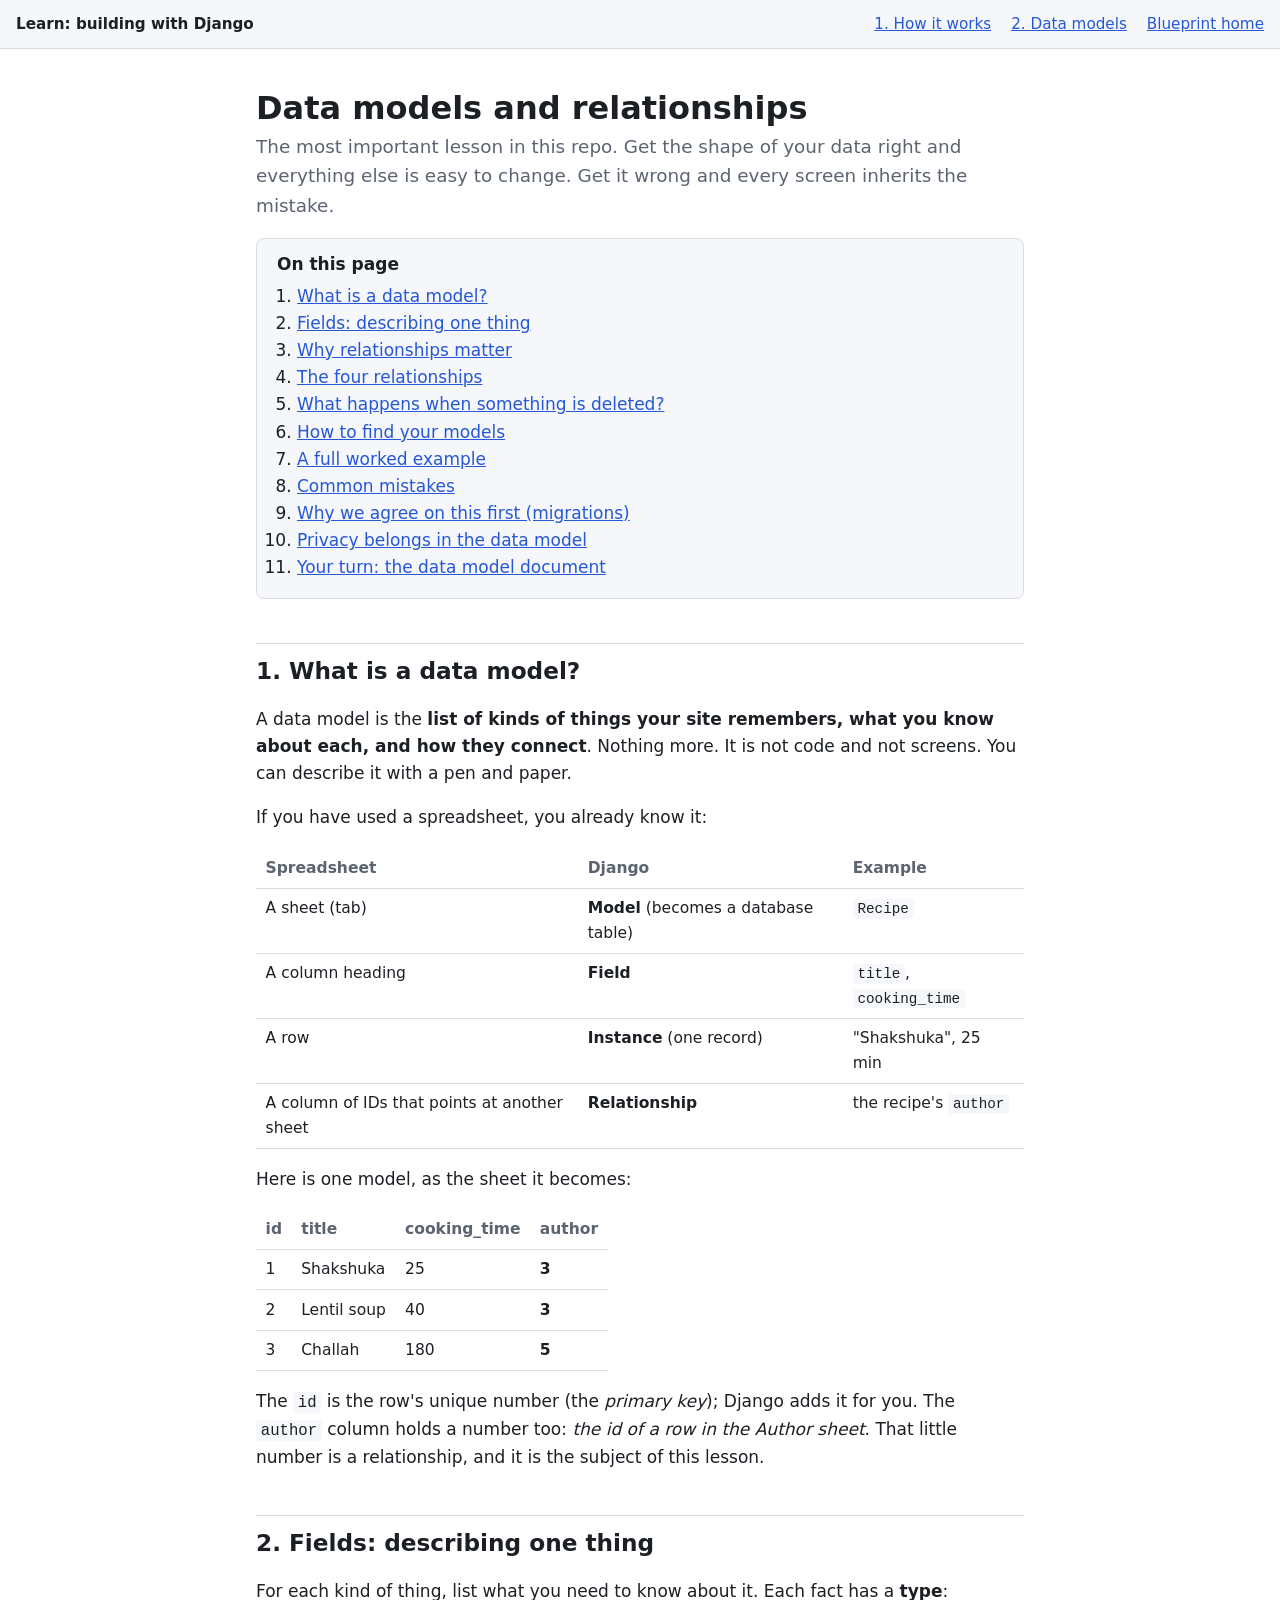
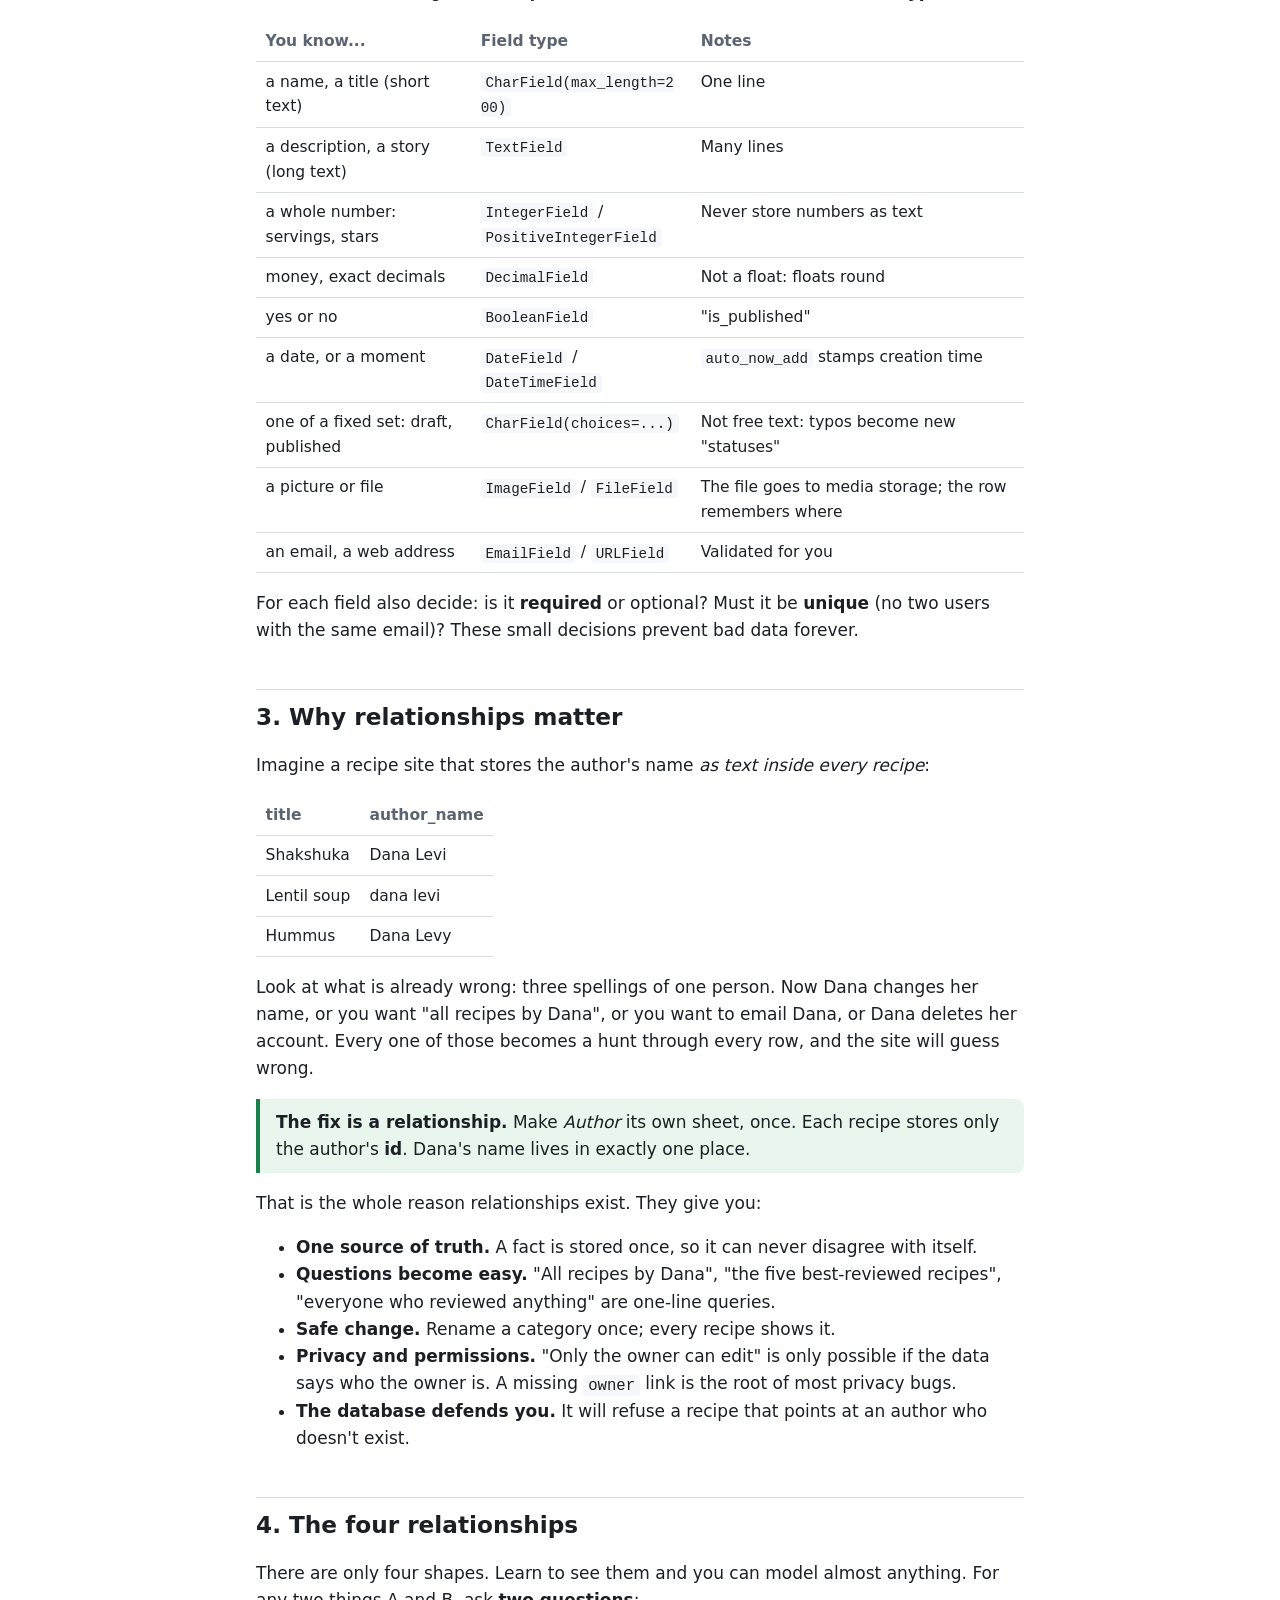
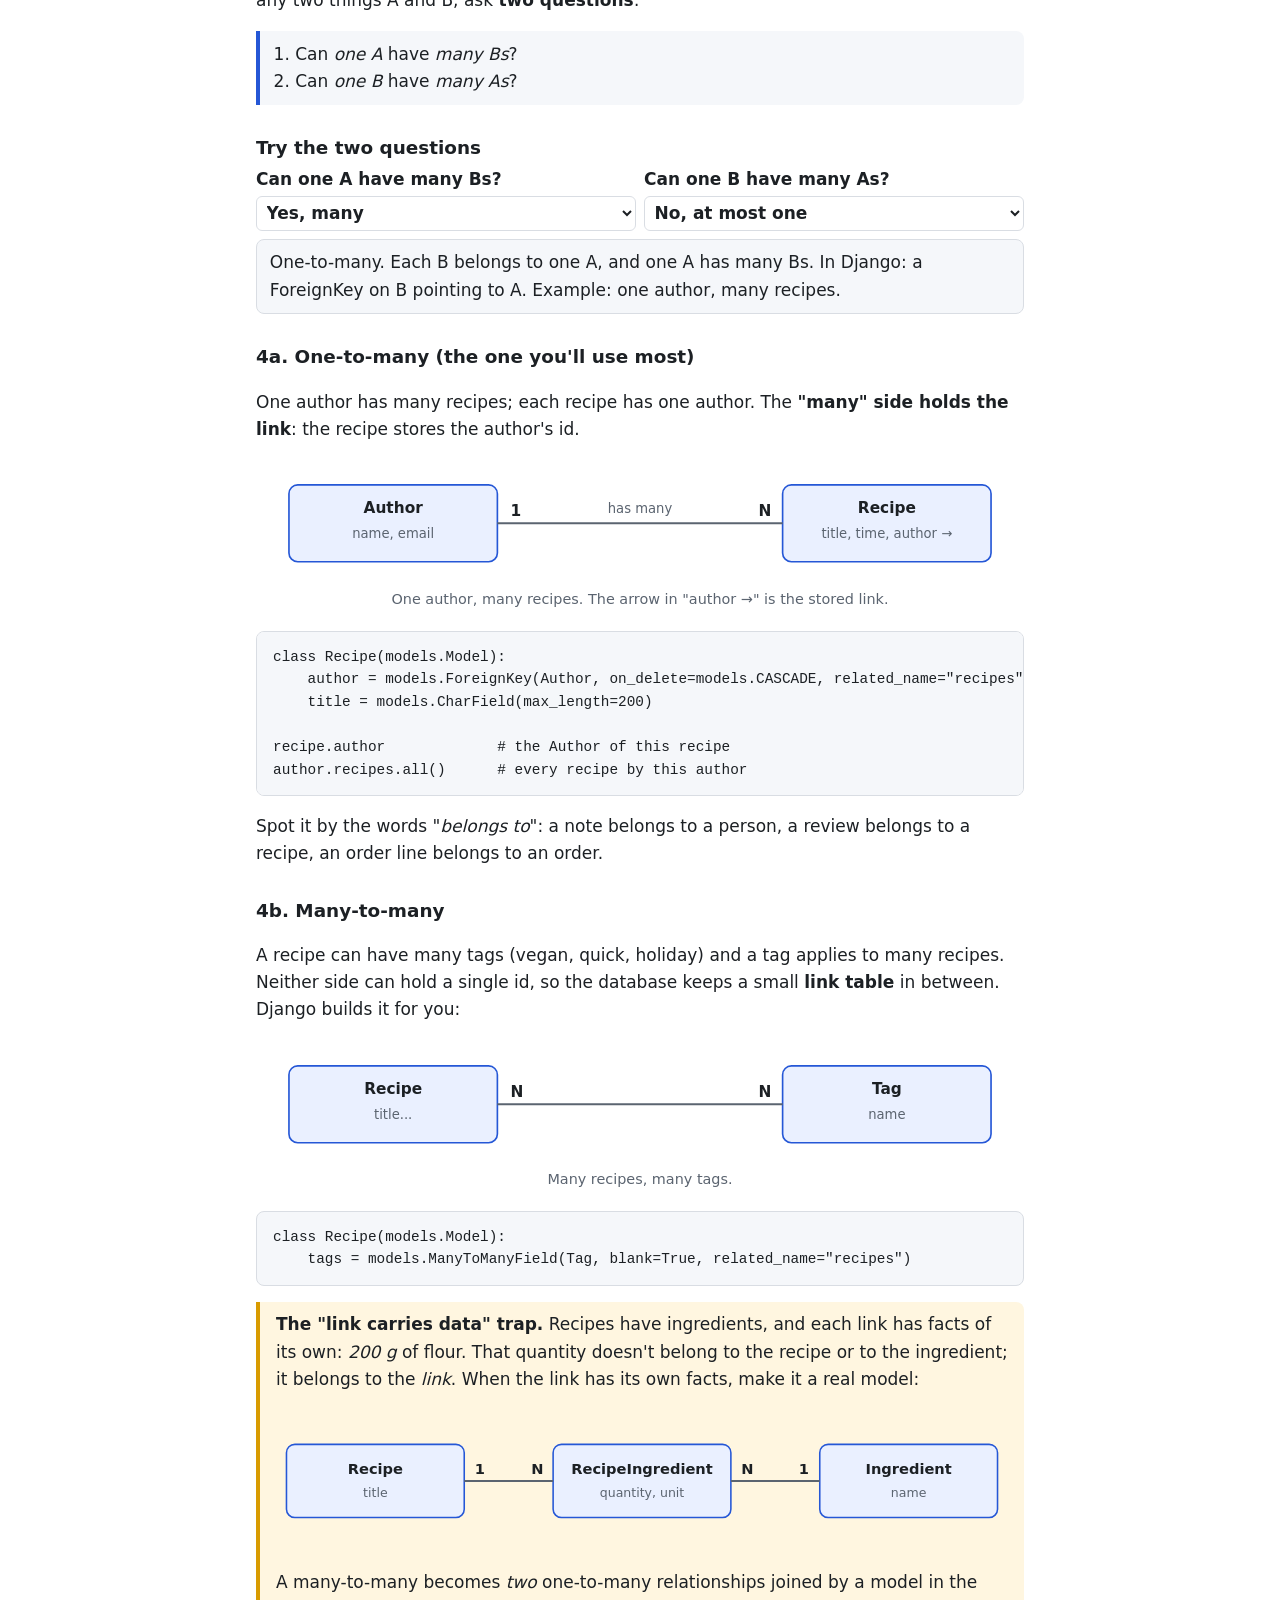
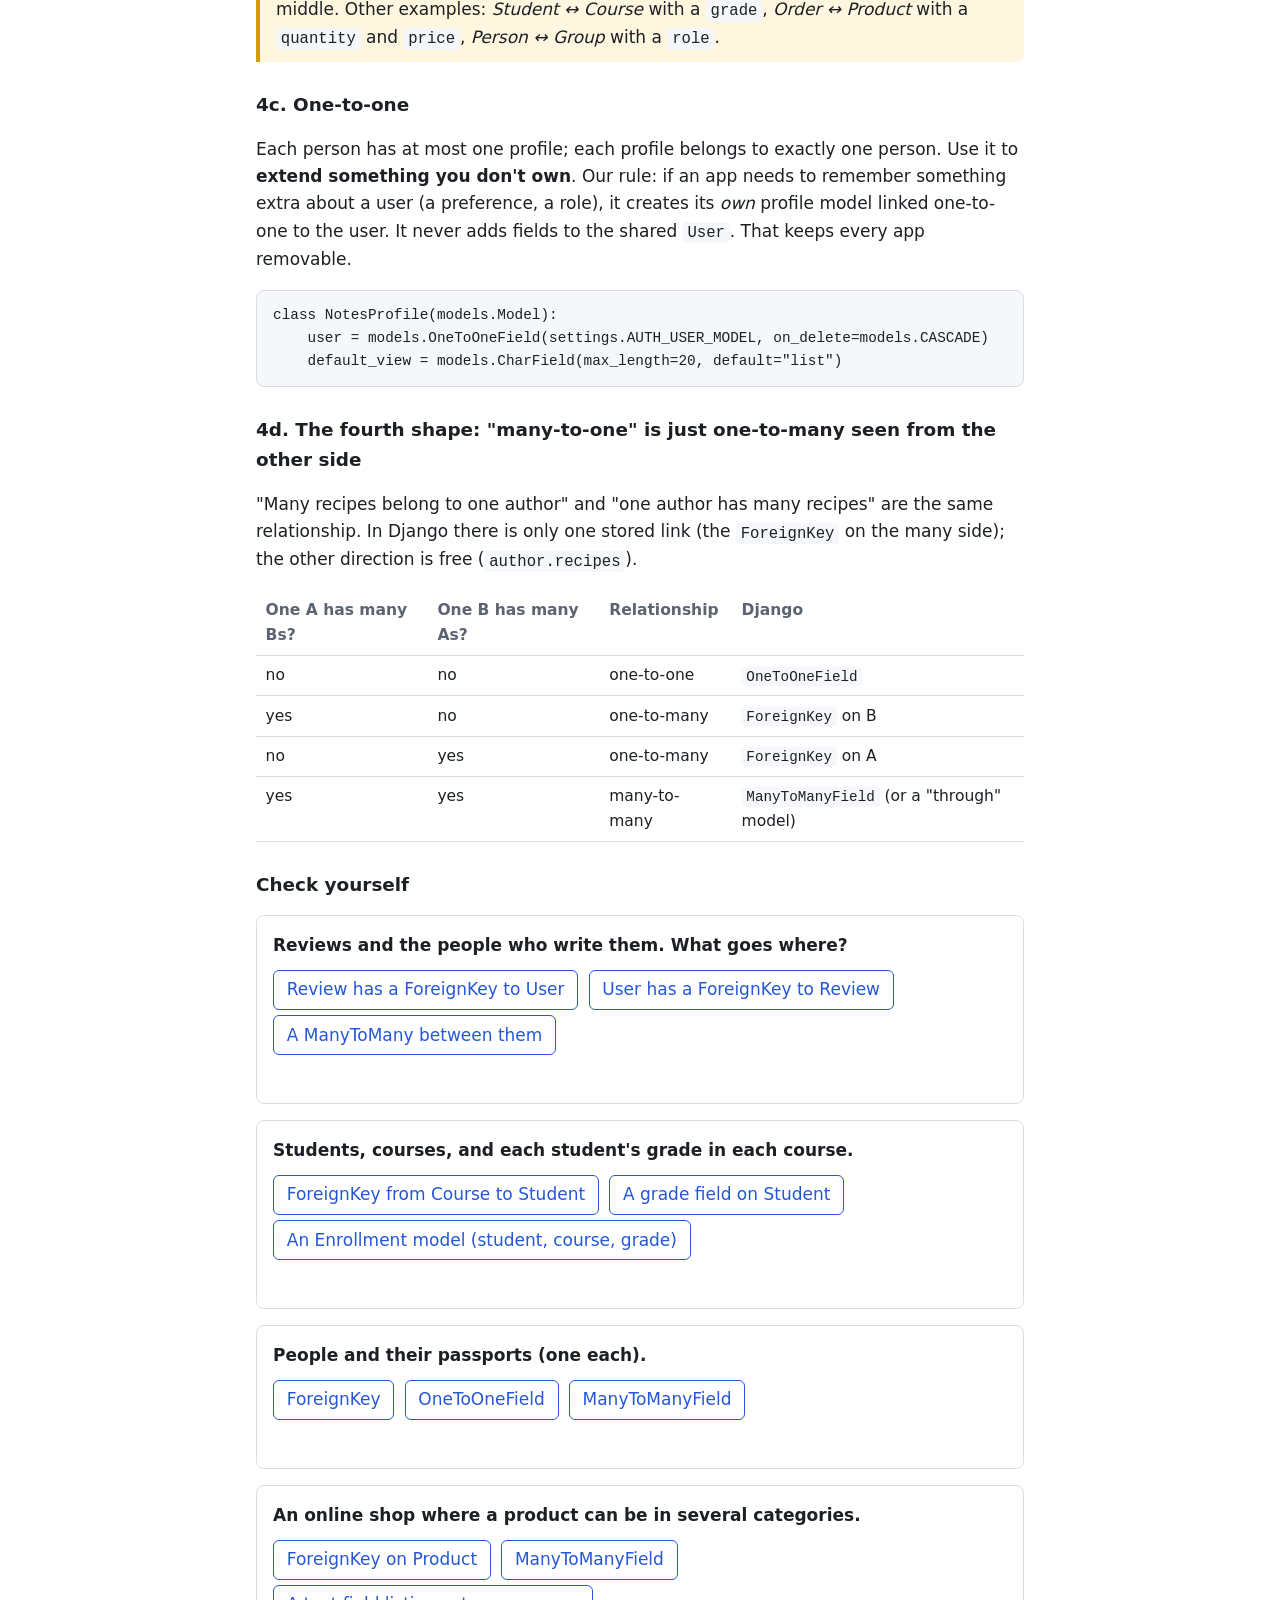
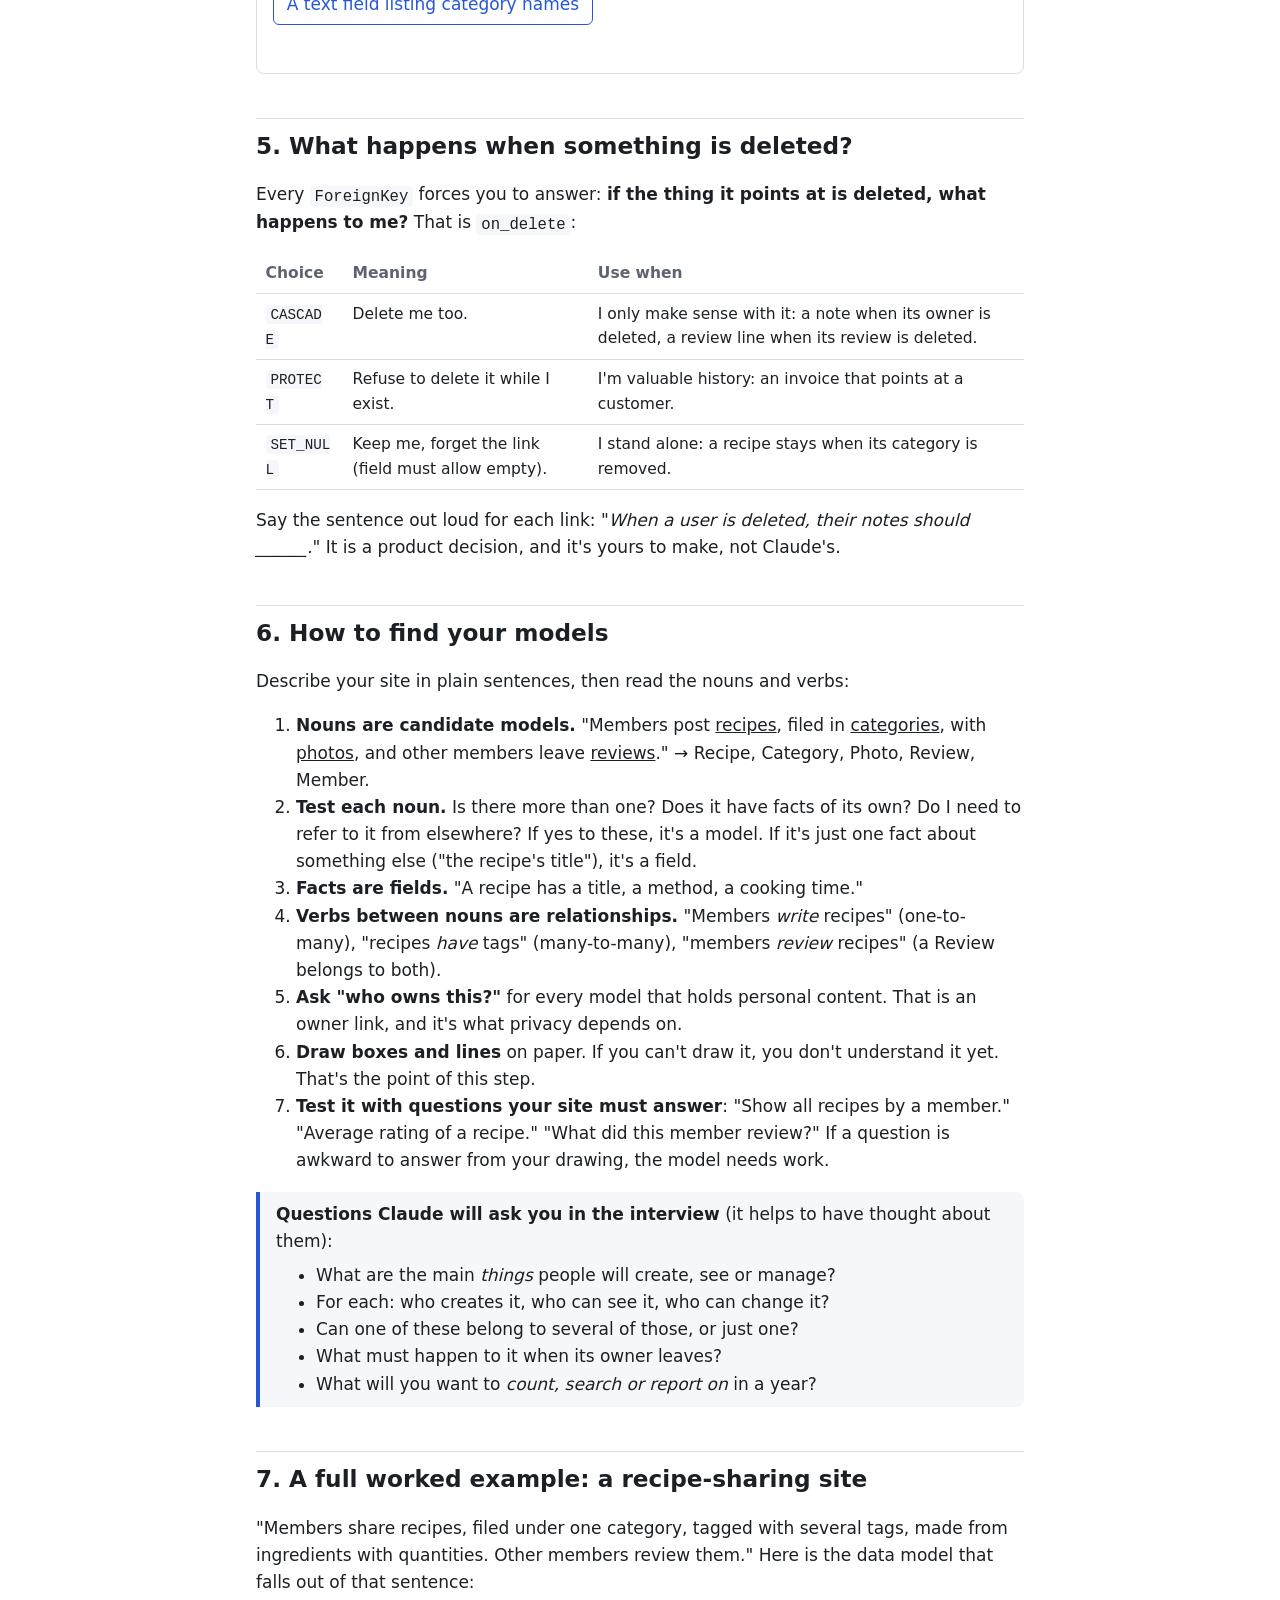
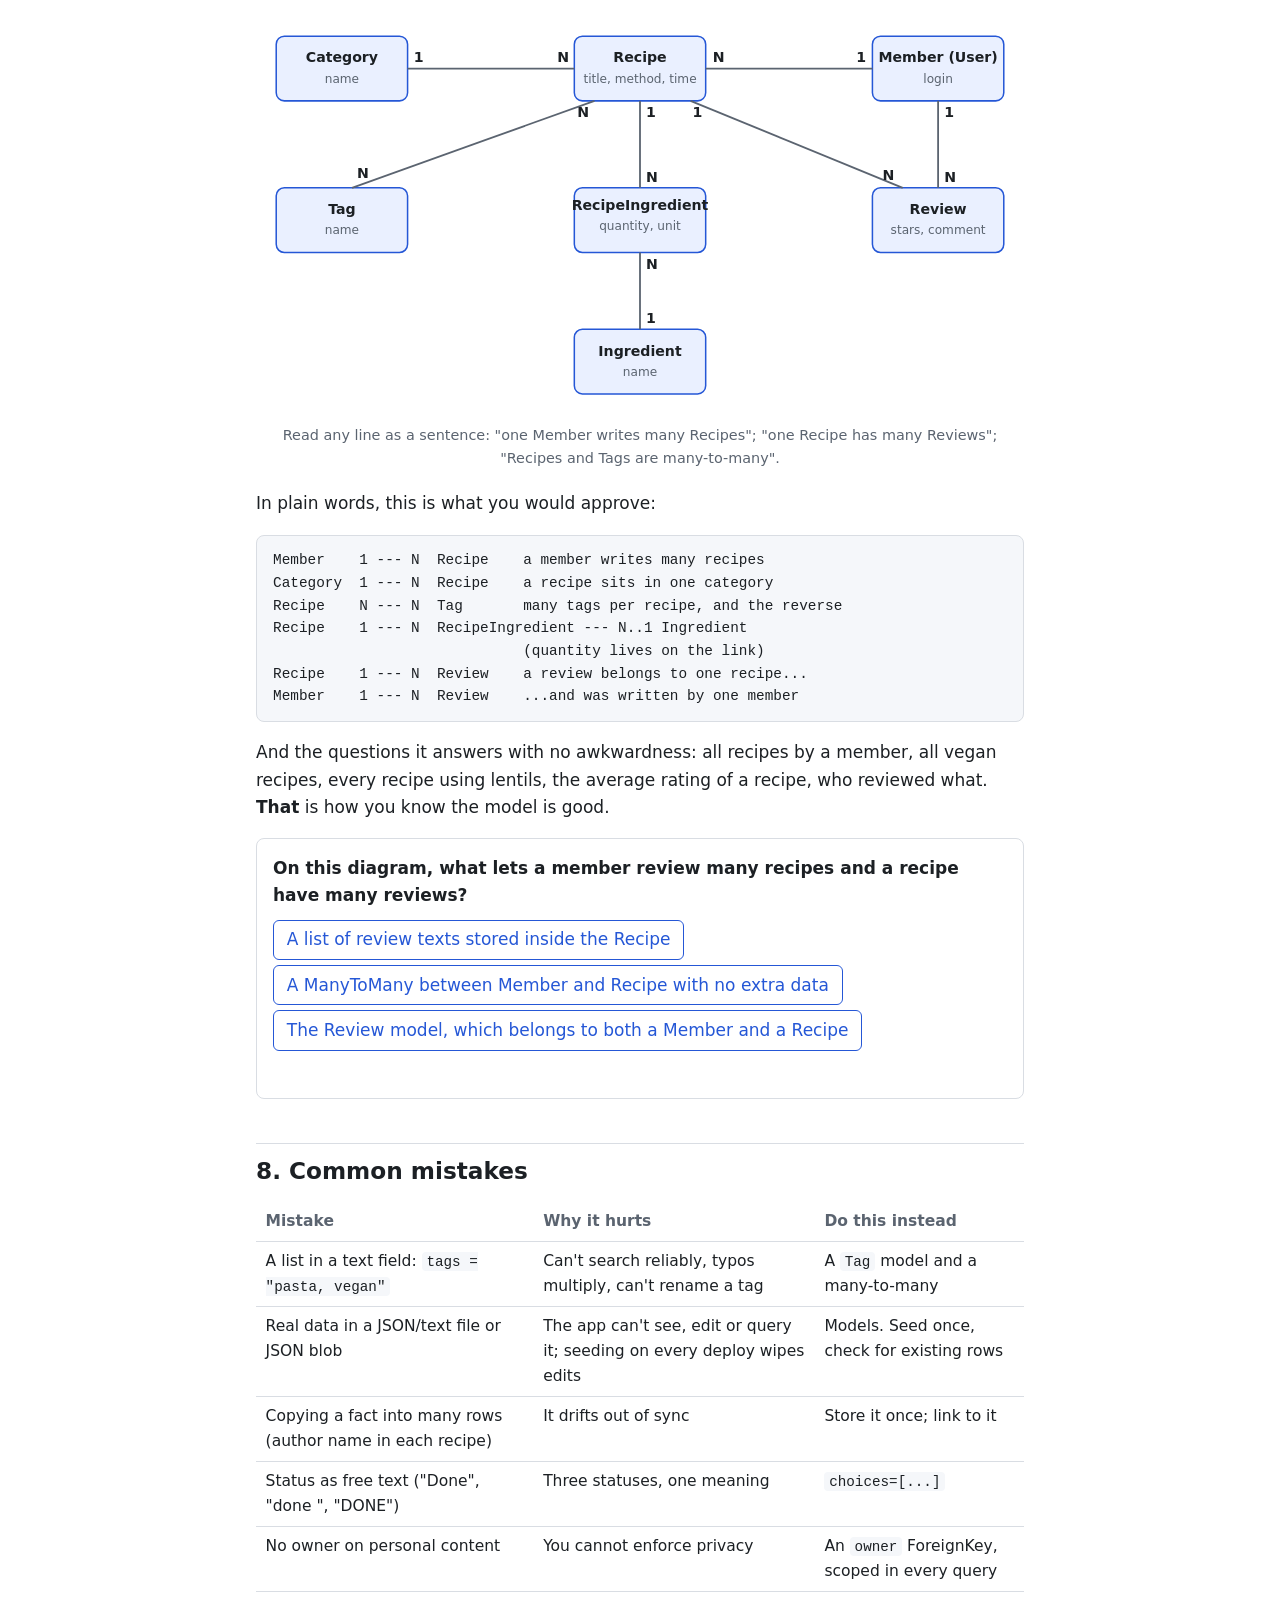
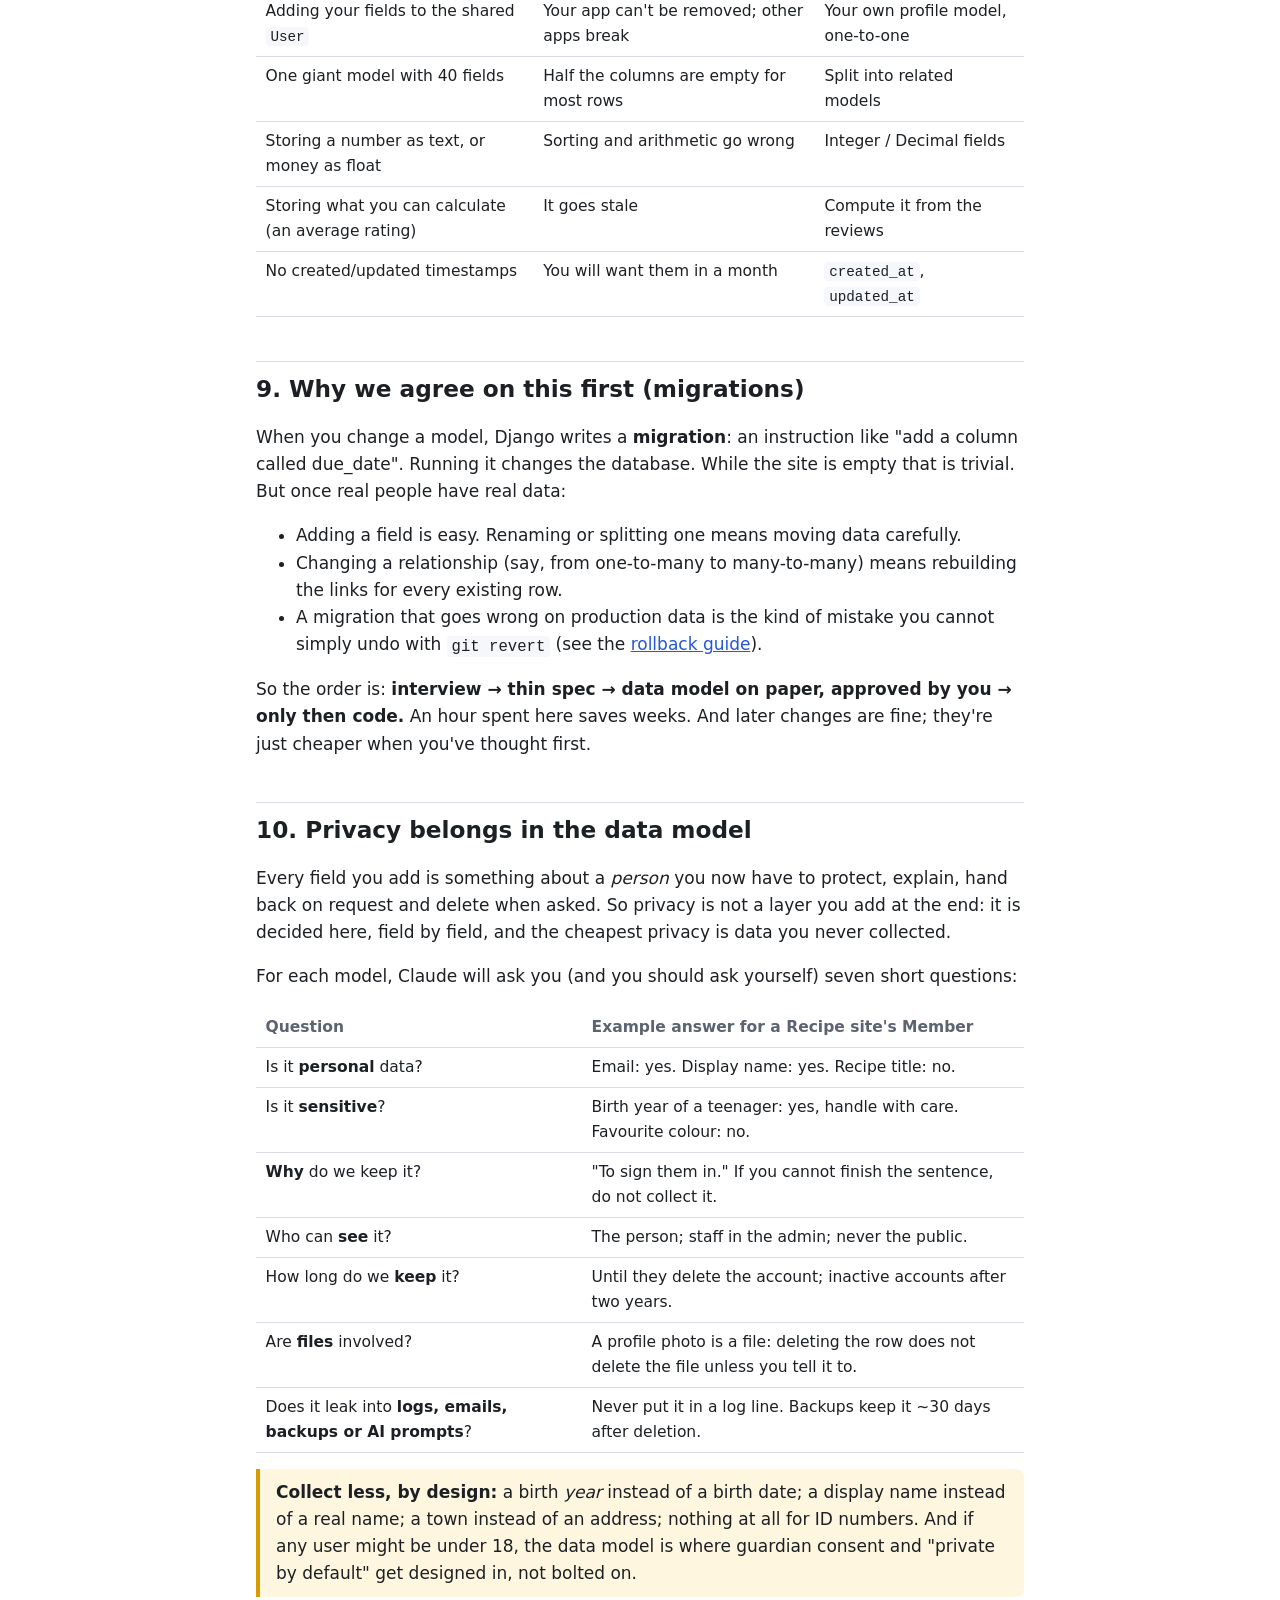
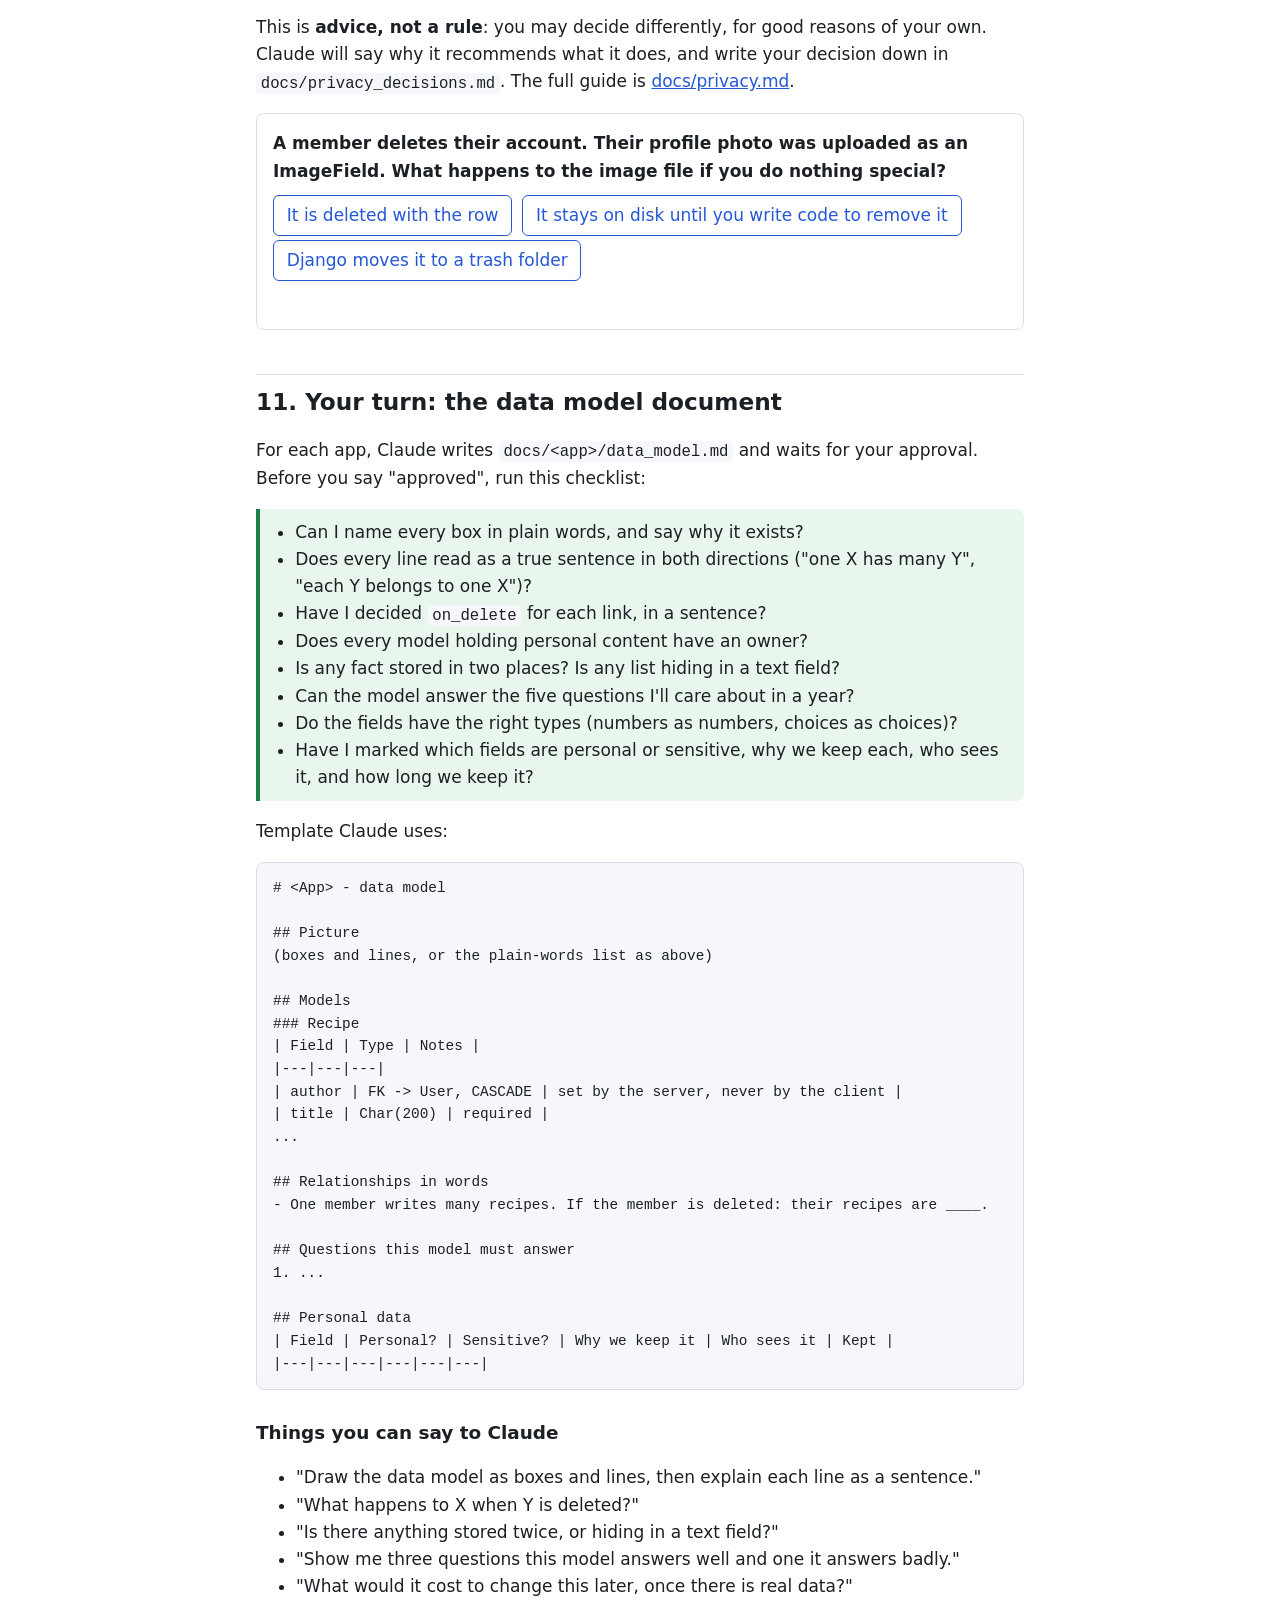
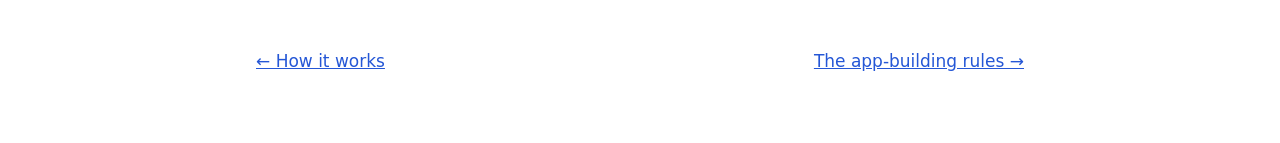
<file: tutorial/data-models.html>
<!DOCTYPE html>
<html lang="en">
<head>
  <meta charset="utf-8">
  <meta name="viewport" content="width=device-width, initial-scale=1">
  <title>Data models and relationships</title>
  <meta name="description" content="What a data model is, why relationships matter, and how to design yours before any code is written.">
  <link rel="stylesheet" href="tutorial.css">
</head>
<body>
<nav class="topnav">
  <strong>Learn: building with Django</strong>
  <a href="index.html">1. How it works</a>
  <a href="data-models.html">2. Data models</a>
  <a href="../index.html">Blueprint home</a>
</nav>
<div class="wrap">

<h1>Data models and relationships</h1>
<p class="lede">The most important lesson in this repo. Get the shape of your data right and everything else is easy to change. Get it wrong and every screen inherits the mistake.</p>

<div class="toc"><strong>On this page</strong>
  <ol>
    <li><a href="#what">What is a data model?</a></li>
    <li><a href="#fields">Fields: describing one thing</a></li>
    <li><a href="#why">Why relationships matter</a></li>
    <li><a href="#relationships">The four relationships</a></li>
    <li><a href="#delete">What happens when something is deleted?</a></li>
    <li><a href="#find">How to find your models</a></li>
    <li><a href="#example">A full worked example</a></li>
    <li><a href="#mistakes">Common mistakes</a></li>
    <li><a href="#migrations">Why we agree on this first (migrations)</a></li>
    <li><a href="#privacy">Privacy belongs in the data model</a></li>
    <li><a href="#yourturn">Your turn: the data model document</a></li>
  </ol>
</div>

<h2 id="what">1. What is a data model?</h2>
<p>A data model is the <strong>list of kinds of things your site remembers, what you know about each, and how they connect</strong>. Nothing more. It is not code and not screens. You can describe it with a pen and paper.</p>
<p>If you have used a spreadsheet, you already know it:</p>
<table>
<tr><th>Spreadsheet</th><th>Django</th><th>Example</th></tr>
<tr><td>A sheet (tab)</td><td><strong>Model</strong> (becomes a database table)</td><td><code>Recipe</code></td></tr>
<tr><td>A column heading</td><td><strong>Field</strong></td><td><code>title</code>, <code>cooking_time</code></td></tr>
<tr><td>A row</td><td><strong>Instance</strong> (one record)</td><td>"Shakshuka", 25 min</td></tr>
<tr><td>A column of IDs that points at another sheet</td><td><strong>Relationship</strong></td><td>the recipe's <code>author</code></td></tr>
</table>
<p>Here is one model, as the sheet it becomes:</p>
<table>
<tr><th>id</th><th>title</th><th>cooking_time</th><th>author</th></tr>
<tr><td>1</td><td>Shakshuka</td><td>25</td><td><strong>3</strong></td></tr>
<tr><td>2</td><td>Lentil soup</td><td>40</td><td><strong>3</strong></td></tr>
<tr><td>3</td><td>Challah</td><td>180</td><td><strong>5</strong></td></tr>
</table>
<p>The <code>id</code> is the row's unique number (the <em>primary key</em>); Django adds it for you. The <code>author</code> column holds a number too: <em>the id of a row in the Author sheet</em>. That little number is a relationship, and it is the subject of this lesson.</p>

<h2 id="fields">2. Fields: describing one thing</h2>
<p>For each kind of thing, list what you need to know about it. Each fact has a <strong>type</strong>:</p>
<table>
<tr><th>You know...</th><th>Field type</th><th>Notes</th></tr>
<tr><td>a name, a title (short text)</td><td><code>CharField(max_length=200)</code></td><td>One line</td></tr>
<tr><td>a description, a story (long text)</td><td><code>TextField</code></td><td>Many lines</td></tr>
<tr><td>a whole number: servings, stars</td><td><code>IntegerField</code> / <code>PositiveIntegerField</code></td><td>Never store numbers as text</td></tr>
<tr><td>money, exact decimals</td><td><code>DecimalField</code></td><td>Not a float: floats round</td></tr>
<tr><td>yes or no</td><td><code>BooleanField</code></td><td>"is_published"</td></tr>
<tr><td>a date, or a moment</td><td><code>DateField</code> / <code>DateTimeField</code></td><td><code>auto_now_add</code> stamps creation time</td></tr>
<tr><td>one of a fixed set: draft, published</td><td><code>CharField(choices=...)</code></td><td>Not free text: typos become new "statuses"</td></tr>
<tr><td>a picture or file</td><td><code>ImageField</code> / <code>FileField</code></td><td>The file goes to media storage; the row remembers where</td></tr>
<tr><td>an email, a web address</td><td><code>EmailField</code> / <code>URLField</code></td><td>Validated for you</td></tr>
</table>
<p>For each field also decide: is it <strong>required</strong> or optional? Must it be <strong>unique</strong> (no two users with the same email)? These small decisions prevent bad data forever.</p>

<h2 id="why">3. Why relationships matter</h2>
<p>Imagine a recipe site that stores the author's name <em>as text inside every recipe</em>:</p>
<table>
<tr><th>title</th><th>author_name</th></tr>
<tr><td>Shakshuka</td><td>Dana Levi</td></tr>
<tr><td>Lentil soup</td><td>dana levi</td></tr>
<tr><td>Hummus</td><td>Dana Levy</td></tr>
</table>
<p>Look at what is already wrong: three spellings of one person. Now Dana changes her name, or you want "all recipes by Dana", or you want to email Dana, or Dana deletes her account. Every one of those becomes a hunt through every row, and the site will guess wrong.</p>
<div class="callout good"><strong>The fix is a relationship.</strong> Make <em>Author</em> its own sheet, once. Each recipe stores only the author's <strong>id</strong>. Dana's name lives in exactly one place.</div>
<p>That is the whole reason relationships exist. They give you:</p>
<ul>
  <li><strong>One source of truth.</strong> A fact is stored once, so it can never disagree with itself.</li>
  <li><strong>Questions become easy.</strong> "All recipes by Dana", "the five best-reviewed recipes", "everyone who reviewed anything" are one-line queries.</li>
  <li><strong>Safe change.</strong> Rename a category once; every recipe shows it.</li>
  <li><strong>Privacy and permissions.</strong> "Only the owner can edit" is only possible if the data says who the owner is. A missing <code>owner</code> link is the root of most privacy bugs.</li>
  <li><strong>The database defends you.</strong> It will refuse a recipe that points at an author who doesn't exist.</li>
</ul>

<h2 id="relationships">4. The four relationships</h2>
<p>There are only four shapes. Learn to see them and you can model almost anything. For any two things A and B, ask <strong>two questions</strong>:</p>
<div class="callout"><ol style="margin:0;padding-left:1.2rem">
  <li>Can <em>one A</em> have <em>many Bs</em>?</li>
  <li>Can <em>one B</em> have <em>many As</em>?</li>
</ol></div>

<h3>Try the two questions</h3>
<div class="picker" id="picker">
  <label>Can one A have many Bs?
    <select id="a-many"><option value="no">No, at most one</option><option value="yes" selected>Yes, many</option></select></label>
  <label>Can one B have many As?
    <select id="b-many"><option value="no" selected>No, at most one</option><option value="yes">Yes, many</option></select></label>
  <output aria-live="polite"></output>
</div>

<h3>4a. One-to-many (the one you'll use most)</h3>
<p>One author has many recipes; each recipe has one author. The <strong>"many" side holds the link</strong>: the recipe stores the author's id.</p>
<figure>
<svg viewBox="0 0 700 110" role="img" aria-label="Author one to many Recipe">
  <rect class="box" x="30" y="20" width="190" height="70" rx="8"/><text x="125" y="46" text-anchor="middle" class="bold">Author</text><text x="125" y="68" text-anchor="middle" class="small">name, email</text>
  <rect class="box" x="480" y="20" width="190" height="70" rx="8"/><text x="575" y="46" text-anchor="middle" class="bold">Recipe</text><text x="575" y="68" text-anchor="middle" class="small">title, time, author &rarr;</text>
  <path class="line" d="M220 55 H480"/>
  <text x="232" y="48" class="bold">1</text><text x="458" y="48" class="bold">N</text>
  <text x="350" y="46" text-anchor="middle" class="small">has many</text>
</svg>
<figcaption>One author, many recipes. The arrow in "author &rarr;" is the stored link.</figcaption>
</figure>
<pre><code>class Recipe(models.Model):
    author = models.ForeignKey(Author, on_delete=models.CASCADE, related_name="recipes")
    title = models.CharField(max_length=200)

recipe.author             # the Author of this recipe
author.recipes.all()      # every recipe by this author</code></pre>
<p>Spot it by the words "<em>belongs to</em>": a note belongs to a person, a review belongs to a recipe, an order line belongs to an order.</p>

<h3>4b. Many-to-many</h3>
<p>A recipe can have many tags (vegan, quick, holiday) and a tag applies to many recipes. Neither side can hold a single id, so the database keeps a small <strong>link table</strong> in between. Django builds it for you:</p>
<figure>
<svg viewBox="0 0 700 110" role="img" aria-label="Recipe many to many Tag">
  <rect class="box" x="30" y="20" width="190" height="70" rx="8"/><text x="125" y="46" text-anchor="middle" class="bold">Recipe</text><text x="125" y="68" text-anchor="middle" class="small">title...</text>
  <rect class="box" x="480" y="20" width="190" height="70" rx="8"/><text x="575" y="46" text-anchor="middle" class="bold">Tag</text><text x="575" y="68" text-anchor="middle" class="small">name</text>
  <path class="line" d="M220 55 H480"/>
  <text x="232" y="48" class="bold">N</text><text x="458" y="48" class="bold">N</text>
</svg>
<figcaption>Many recipes, many tags.</figcaption>
</figure>
<pre><code>class Recipe(models.Model):
    tags = models.ManyToManyField(Tag, blank=True, related_name="recipes")</code></pre>

<div class="callout warn"><strong>The "link carries data" trap.</strong> Recipes have ingredients, and each link has facts of its own: <em>200 g</em> of flour. That quantity doesn't belong to the recipe or to the ingredient; it belongs to the <em>link</em>. When the link has its own facts, make it a real model:
<figure>
<svg viewBox="0 0 700 130" role="img" aria-label="Recipe to RecipeIngredient to Ingredient">
  <rect class="box" x="10" y="30" width="170" height="70" rx="8"/><text x="95" y="58" text-anchor="middle" class="bold">Recipe</text><text x="95" y="80" text-anchor="middle" class="small">title</text>
  <rect class="box" x="265" y="30" width="170" height="70" rx="8"/><text x="350" y="58" text-anchor="middle" class="bold">RecipeIngredient</text><text x="350" y="80" text-anchor="middle" class="small">quantity, unit</text>
  <rect class="box" x="520" y="30" width="170" height="70" rx="8"/><text x="605" y="58" text-anchor="middle" class="bold">Ingredient</text><text x="605" y="80" text-anchor="middle" class="small">name</text>
  <path class="line" d="M180 65 H265"/><path class="line" d="M435 65 H520"/>
  <text x="190" y="58" class="bold">1</text><text x="244" y="58" class="bold">N</text><text x="445" y="58" class="bold">N</text><text x="500" y="58" class="bold">1</text>
</svg>
</figure>
A many-to-many becomes <em>two</em> one-to-many relationships joined by a model in the middle. Other examples: <em>Student &harr; Course</em> with a <code>grade</code>, <em>Order &harr; Product</em> with a <code>quantity</code> and <code>price</code>, <em>Person &harr; Group</em> with a <code>role</code>.
</div>

<h3>4c. One-to-one</h3>
<p>Each person has at most one profile; each profile belongs to exactly one person. Use it to <strong>extend something you don't own</strong>. Our rule: if an app needs to remember something extra about a user (a preference, a role), it creates its <em>own</em> profile model linked one-to-one to the user. It never adds fields to the shared <code>User</code>. That keeps every app removable.</p>
<pre><code>class NotesProfile(models.Model):
    user = models.OneToOneField(settings.AUTH_USER_MODEL, on_delete=models.CASCADE)
    default_view = models.CharField(max_length=20, default="list")</code></pre>

<h3>4d. The fourth shape: "many-to-one" is just one-to-many seen from the other side</h3>
<p>"Many recipes belong to one author" and "one author has many recipes" are the same relationship. In Django there is only one stored link (the <code>ForeignKey</code> on the many side); the other direction is free (<code>author.recipes</code>).</p>

<table>
<tr><th>One A has many Bs?</th><th>One B has many As?</th><th>Relationship</th><th>Django</th></tr>
<tr><td>no</td><td>no</td><td>one-to-one</td><td><code>OneToOneField</code></td></tr>
<tr><td>yes</td><td>no</td><td>one-to-many</td><td><code>ForeignKey</code> on B</td></tr>
<tr><td>no</td><td>yes</td><td>one-to-many</td><td><code>ForeignKey</code> on A</td></tr>
<tr><td>yes</td><td>yes</td><td>many-to-many</td><td><code>ManyToManyField</code> (or a "through" model)</td></tr>
</table>

<h3>Check yourself</h3>
<div class="quiz" data-answer="a" data-why="A person writes many reviews, but each review has one writer. The link lives on the review.">
  <p>Reviews and the people who write them. What goes where?</p>
  <button data-choice="a">Review has a ForeignKey to User</button>
  <button data-choice="b">User has a ForeignKey to Review</button>
  <button data-choice="c">A ManyToMany between them</button>
  <div class="feedback" role="status"></div>
</div>
<div class="quiz" data-answer="c" data-why="A student takes many courses and a course has many students, and a grade belongs to the pairing, so a through model (Enrollment) is right.">
  <p>Students, courses, and each student's grade in each course.</p>
  <button data-choice="a">ForeignKey from Course to Student</button>
  <button data-choice="b">A grade field on Student</button>
  <button data-choice="c">An Enrollment model (student, course, grade)</button>
  <div class="feedback" role="status"></div>
</div>
<div class="quiz" data-answer="b" data-why="Each passport belongs to one person and each person has one passport: one-to-one.">
  <p>People and their passports (one each).</p>
  <button data-choice="a">ForeignKey</button>
  <button data-choice="b">OneToOneField</button>
  <button data-choice="c">ManyToManyField</button>
  <div class="feedback" role="status"></div>
</div>
<div class="quiz" data-answer="b" data-why="A product can be in many categories and a category has many products. Neither side can hold one id.">
  <p>An online shop where a product can be in several categories.</p>
  <button data-choice="a">ForeignKey on Product</button>
  <button data-choice="b">ManyToManyField</button>
  <button data-choice="c">A text field listing category names</button>
  <div class="feedback" role="status"></div>
</div>

<h2 id="delete">5. What happens when something is deleted?</h2>
<p>Every <code>ForeignKey</code> forces you to answer: <strong>if the thing it points at is deleted, what happens to me?</strong> That is <code>on_delete</code>:</p>
<table>
<tr><th>Choice</th><th>Meaning</th><th>Use when</th></tr>
<tr><td><code>CASCADE</code></td><td>Delete me too.</td><td>I only make sense with it: a note when its owner is deleted, a review line when its review is deleted.</td></tr>
<tr><td><code>PROTECT</code></td><td>Refuse to delete it while I exist.</td><td>I'm valuable history: an invoice that points at a customer.</td></tr>
<tr><td><code>SET_NULL</code></td><td>Keep me, forget the link (field must allow empty).</td><td>I stand alone: a recipe stays when its category is removed.</td></tr>
</table>
<p>Say the sentence out loud for each link: "<em>When a user is deleted, their notes should ______.</em>" It is a product decision, and it's yours to make, not Claude's.</p>

<h2 id="find">6. How to find your models</h2>
<p>Describe your site in plain sentences, then read the nouns and verbs:</p>
<ol>
  <li><strong>Nouns are candidate models.</strong> "Members post <u>recipes</u>, filed in <u>categories</u>, with <u>photos</u>, and other members leave <u>reviews</u>." &rarr; Recipe, Category, Photo, Review, Member.</li>
  <li><strong>Test each noun.</strong> Is there more than one? Does it have facts of its own? Do I need to refer to it from elsewhere? If yes to these, it's a model. If it's just one fact about something else ("the recipe's title"), it's a field.</li>
  <li><strong>Facts are fields.</strong> "A recipe has a title, a method, a cooking time."</li>
  <li><strong>Verbs between nouns are relationships.</strong> "Members <em>write</em> recipes" (one-to-many), "recipes <em>have</em> tags" (many-to-many), "members <em>review</em> recipes" (a Review belongs to both).</li>
  <li><strong>Ask "who owns this?"</strong> for every model that holds personal content. That is an owner link, and it's what privacy depends on.</li>
  <li><strong>Draw boxes and lines</strong> on paper. If you can't draw it, you don't understand it yet. That's the point of this step.</li>
  <li><strong>Test it with questions your site must answer</strong>: "Show all recipes by a member." "Average rating of a recipe." "What did this member review?" If a question is awkward to answer from your drawing, the model needs work.</li>
</ol>
<div class="callout"><strong>Questions Claude will ask you in the interview</strong> (it helps to have thought about them):
<ul style="margin:.4rem 0 0">
  <li>What are the main <em>things</em> people will create, see or manage?</li>
  <li>For each: who creates it, who can see it, who can change it?</li>
  <li>Can one of these belong to several of those, or just one?</li>
  <li>What must happen to it when its owner leaves?</li>
  <li>What will you want to <em>count, search or report on</em> in a year?</li>
</ul></div>

<h2 id="example">7. A full worked example: a recipe-sharing site</h2>
<p>"Members share recipes, filed under one category, tagged with several tags, made from ingredients with quantities. Other members review them." Here is the data model that falls out of that sentence:</p>
<figure>
<svg viewBox="0 0 760 400" role="img" aria-label="Entity relationship diagram of a recipe site">
  <rect class="box" x="20" y="20" width="130" height="64" rx="8"/><text x="85" y="46" text-anchor="middle" class="bold">Category</text><text x="85" y="66" text-anchor="middle" class="small">name</text>
  <rect class="box" x="315" y="20" width="130" height="64" rx="8"/><text x="380" y="46" text-anchor="middle" class="bold">Recipe</text><text x="380" y="66" text-anchor="middle" class="small">title, method, time</text>
  <rect class="box" x="610" y="20" width="130" height="64" rx="8"/><text x="675" y="46" text-anchor="middle" class="bold">Member (User)</text><text x="675" y="66" text-anchor="middle" class="small">login</text>
  <rect class="box" x="20" y="170" width="130" height="64" rx="8"/><text x="85" y="196" text-anchor="middle" class="bold">Tag</text><text x="85" y="216" text-anchor="middle" class="small">name</text>
  <rect class="box" x="315" y="170" width="130" height="64" rx="8"/><text x="380" y="192" text-anchor="middle" class="bold">RecipeIngredient</text><text x="380" y="212" text-anchor="middle" class="small">quantity, unit</text>
  <rect class="box" x="610" y="170" width="130" height="64" rx="8"/><text x="675" y="196" text-anchor="middle" class="bold">Review</text><text x="675" y="216" text-anchor="middle" class="small">stars, comment</text>
  <rect class="box" x="315" y="310" width="130" height="64" rx="8"/><text x="380" y="336" text-anchor="middle" class="bold">Ingredient</text><text x="380" y="356" text-anchor="middle" class="small">name</text>
  <path class="line" d="M150 52 H315"/><text x="156" y="46" class="bold">1</text><text x="298" y="46" class="bold">N</text>
  <path class="line" d="M610 52 H445"/><text x="594" y="46" class="bold">1</text><text x="452" y="46" class="bold">N</text>
  <path class="line" d="M95 170 L335 84"/><text x="100" y="160" class="bold">N</text><text x="318" y="100" class="bold">N</text>
  <path class="line" d="M380 84 V170"/><text x="386" y="100" class="bold">1</text><text x="386" y="164" class="bold">N</text>
  <path class="line" d="M380 234 V310"/><text x="386" y="250" class="bold">N</text><text x="386" y="304" class="bold">1</text>
  <path class="line" d="M640 170 L430 84"/><text x="620" y="162" class="bold">N</text><text x="432" y="100" class="bold">1</text>
  <path class="line" d="M675 84 V170"/><text x="681" y="100" class="bold">1</text><text x="681" y="164" class="bold">N</text>
</svg>
<figcaption>Read any line as a sentence: "one Member writes many Recipes"; "one Recipe has many Reviews"; "Recipes and Tags are many-to-many".</figcaption>
</figure>
<p>In plain words, this is what you would approve:</p>
<pre><code>Member    1 --- N  Recipe    a member writes many recipes
Category  1 --- N  Recipe    a recipe sits in one category
Recipe    N --- N  Tag       many tags per recipe, and the reverse
Recipe    1 --- N  RecipeIngredient --- N..1 Ingredient
                             (quantity lives on the link)
Recipe    1 --- N  Review    a review belongs to one recipe...
Member    1 --- N  Review    ...and was written by one member</code></pre>
<p>And the questions it answers with no awkwardness: all recipes by a member, all vegan recipes, every recipe using lentils, the average rating of a recipe, who reviewed what. <strong>That</strong> is how you know the model is good.</p>
<div class="quiz" data-answer="c" data-why="Review ties a Member to a Recipe: it belongs to both. That makes Member-Recipe a many-to-many with a Review in the middle.">
  <p>On this diagram, what lets a member review many recipes and a recipe have many reviews?</p>
  <button data-choice="a">A list of review texts stored inside the Recipe</button>
  <button data-choice="b">A ManyToMany between Member and Recipe with no extra data</button>
  <button data-choice="c">The Review model, which belongs to both a Member and a Recipe</button>
  <div class="feedback" role="status"></div>
</div>

<h2 id="mistakes">8. Common mistakes</h2>
<table>
<tr><th>Mistake</th><th>Why it hurts</th><th>Do this instead</th></tr>
<tr><td>A list in a text field: <code>tags = "pasta, vegan"</code></td><td>Can't search reliably, typos multiply, can't rename a tag</td><td>A <code>Tag</code> model and a many-to-many</td></tr>
<tr><td>Real data in a JSON/text file or JSON blob</td><td>The app can't see, edit or query it; seeding on every deploy wipes edits</td><td>Models. Seed once, check for existing rows</td></tr>
<tr><td>Copying a fact into many rows (author name in each recipe)</td><td>It drifts out of sync</td><td>Store it once; link to it</td></tr>
<tr><td>Status as free text ("Done", "done ", "DONE")</td><td>Three statuses, one meaning</td><td><code>choices=[...]</code></td></tr>
<tr><td>No owner on personal content</td><td>You cannot enforce privacy</td><td>An <code>owner</code> ForeignKey, scoped in every query</td></tr>
<tr><td>Adding your fields to the shared <code>User</code></td><td>Your app can't be removed; other apps break</td><td>Your own profile model, one-to-one</td></tr>
<tr><td>One giant model with 40 fields</td><td>Half the columns are empty for most rows</td><td>Split into related models</td></tr>
<tr><td>Storing a number as text, or money as float</td><td>Sorting and arithmetic go wrong</td><td>Integer / Decimal fields</td></tr>
<tr><td>Storing what you can calculate (an average rating)</td><td>It goes stale</td><td>Compute it from the reviews</td></tr>
<tr><td>No created/updated timestamps</td><td>You will want them in a month</td><td><code>created_at</code>, <code>updated_at</code></td></tr>
</table>

<h2 id="migrations">9. Why we agree on this first (migrations)</h2>
<p>When you change a model, Django writes a <strong>migration</strong>: an instruction like "add a column called due_date". Running it changes the database. While the site is empty that is trivial. But once real people have real data:</p>
<ul>
  <li>Adding a field is easy. Renaming or splitting one means moving data carefully.</li>
  <li>Changing a relationship (say, from one-to-many to many-to-many) means rebuilding the links for every existing row.</li>
  <li>A migration that goes wrong on production data is the kind of mistake you cannot simply undo with <code>git revert</code> (see the <a href="../docs/procedures/rollback.md">rollback guide</a>).</li>
</ul>
<p>So the order is: <strong>interview &rarr; thin spec &rarr; data model on paper, approved by you &rarr; only then code.</strong> An hour spent here saves weeks. And later changes are fine; they're just cheaper when you've thought first.</p>

<h2 id="privacy">10. Privacy belongs in the data model</h2>
<p>Every field you add is something about a <em>person</em> you now have to protect, explain, hand back on request and delete when asked. So privacy is not a layer you add at the end:
it is decided here, field by field, and the cheapest privacy is data you never collected.</p>
<p>For each model, Claude will ask you (and you should ask yourself) seven short questions:</p>
<table>
<tr><th>Question</th><th>Example answer for a Recipe site's Member</th></tr>
<tr><td>Is it <strong>personal</strong> data?</td><td>Email: yes. Display name: yes. Recipe title: no.</td></tr>
<tr><td>Is it <strong>sensitive</strong>?</td><td>Birth year of a teenager: yes, handle with care. Favourite colour: no.</td></tr>
<tr><td><strong>Why</strong> do we keep it?</td><td>"To sign them in." If you cannot finish the sentence, do not collect it.</td></tr>
<tr><td>Who can <strong>see</strong> it?</td><td>The person; staff in the admin; never the public.</td></tr>
<tr><td>How long do we <strong>keep</strong> it?</td><td>Until they delete the account; inactive accounts after two years.</td></tr>
<tr><td>Are <strong>files</strong> involved?</td><td>A profile photo is a file: deleting the row does not delete the file unless you tell it to.</td></tr>
<tr><td>Does it leak into <strong>logs, emails, backups or AI prompts</strong>?</td><td>Never put it in a log line. Backups keep it ~30 days after deletion.</td></tr>
</table>
<div class="callout warn"><strong>Collect less, by design:</strong> a birth <em>year</em> instead of a birth date; a display name instead of a real name; a town instead of an address;
nothing at all for ID numbers. And if any user might be under 18, the data model is where guardian consent and "private by default" get designed in, not bolted on.</div>
<p>This is <strong>advice, not a rule</strong>: you may decide differently, for good reasons of your own. Claude will say why it recommends what it does, and write your decision down in
<code>docs/privacy_decisions.md</code>. The full guide is <a href="../docs/privacy.md">docs/privacy.md</a>.</p>
<div class="quiz" data-answer="b" data-why="A cascade removes database rows, never files on disk. Without an eraser, the photo outlives the person, and a copy sits in your backups.">
  <p>A member deletes their account. Their profile photo was uploaded as an ImageField. What happens to the image file if you do nothing special?</p>
  <button data-choice="a">It is deleted with the row</button>
  <button data-choice="b">It stays on disk until you write code to remove it</button>
  <button data-choice="c">Django moves it to a trash folder</button>
  <div class="feedback" role="status"></div>
</div>

<h2 id="yourturn">11. Your turn: the data model document</h2>
<p>For each app, Claude writes <code>docs/&lt;app&gt;/data_model.md</code> and waits for your approval. Before you say "approved", run this checklist:</p>
<div class="callout good"><ul style="margin:0;padding-left:1.2rem">
  <li>Can I name every box in plain words, and say why it exists?</li>
  <li>Does every line read as a true sentence in both directions ("one X has many Y", "each Y belongs to one X")?</li>
  <li>Have I decided <code>on_delete</code> for each link, in a sentence?</li>
  <li>Does every model holding personal content have an owner?</li>
  <li>Is any fact stored in two places? Is any list hiding in a text field?</li>
  <li>Can the model answer the five questions I'll care about in a year?</li>
  <li>Do the fields have the right types (numbers as numbers, choices as choices)?</li>
  <li>Have I marked which fields are personal or sensitive, why we keep each, who sees it, and how long we keep it?</li>
</ul></div>
<p>Template Claude uses:</p>
<pre><code># &lt;App&gt; - data model

## Picture
(boxes and lines, or the plain-words list as above)

## Models
### Recipe
| Field | Type | Notes |
|---|---|---|
| author | FK -&gt; User, CASCADE | set by the server, never by the client |
| title | Char(200) | required |
...

## Relationships in words
- One member writes many recipes. If the member is deleted: their recipes are ____.

## Questions this model must answer
1. ...

## Personal data
| Field | Personal? | Sensitive? | Why we keep it | Who sees it | Kept |
|---|---|---|---|---|---|</code></pre>

<h3>Things you can say to Claude</h3>
<ul>
  <li>"Draw the data model as boxes and lines, then explain each line as a sentence."</li>
  <li>"What happens to X when Y is deleted?"</li>
  <li>"Is there anything stored twice, or hiding in a text field?"</li>
  <li>"Show me three questions this model answers well and one it answers badly."</li>
  <li>"What would it cost to change this later, once there is real data?"</li>
</ul>

<div class="next"><a href="index.html">&larr; How it works</a><a href="../docs/building_an_app.md">The app-building rules &rarr;</a></div>
</div>
<script src="quiz.js"></script>
</body>
</html>
</file>
<file: tutorial/tutorial.css>
:root {
  --bg: #ffffff; --fg: #1c2024; --muted: #5b6470; --accent: #2557d6; --border: #d9dde3;
  --surface: #f5f7fa; --good: #1a7f4b; --bad: #b3261e; --warn-bg: #fff6e0; --good-bg: #e8f6ee;
  --box: #eaf0ff; --box-line: #2557d6;
}
@media (prefers-color-scheme: dark) {
  :root {
    --bg: #14171c; --fg: #e8eaed; --muted: #9aa3ae; --accent: #7aa2ff; --border: #2c323b;
    --surface: #1c2027; --good: #5fd49a; --bad: #ff8a80; --warn-bg: #2d2610; --good-bg: #12281d;
    --box: #1d2a4a; --box-line: #7aa2ff;
  }
}
* { box-sizing: border-box; }
html { scroll-behavior: smooth; }
body { margin: 0; background: var(--bg); color: var(--fg); font: 17px/1.6 system-ui, -apple-system, "Segoe UI", sans-serif; }
a { color: var(--accent); }
.wrap { max-width: 50rem; margin: 0 auto; padding: 1.5rem 1rem 5rem; }
.topnav { display: flex; flex-wrap: wrap; gap: .5rem 1.25rem; padding: .75rem 1rem; border-bottom: 1px solid var(--border); background: var(--surface); font-size: .95rem; }
.topnav strong { margin-right: auto; }
h1 { font-size: 2rem; line-height: 1.2; margin: 1rem 0 .25rem; }
h2 { font-size: 1.45rem; margin: 2.75rem 0 .5rem; padding-top: .5rem; border-top: 1px solid var(--border); }
h3 { font-size: 1.15rem; margin: 1.75rem 0 .25rem; }
.lede { font-size: 1.15rem; color: var(--muted); margin-top: 0; }
.toc { background: var(--surface); border: 1px solid var(--border); border-radius: 8px; padding: .75rem 1.25rem; }
.toc ol { margin: .25rem 0; padding-left: 1.25rem; }
code, pre { font-family: ui-monospace, "Cascadia Code", Consolas, monospace; font-size: .92em; }
code { background: var(--surface); padding: .1rem .3rem; border-radius: 4px; }
pre { background: var(--surface); border: 1px solid var(--border); border-radius: 8px; padding: .85rem 1rem; overflow-x: auto; line-height: 1.45; }
pre code { background: none; padding: 0; }
/* Tables scroll inside themselves on a phone instead of widening the whole page. */
table { display: block; overflow-x: auto; max-width: 100%; border-collapse: collapse; margin: .75rem 0; font-size: .97rem; }
td code, th code { word-break: break-word; }
.wrap { overflow-wrap: break-word; }
.wrap, .callout, figure { min-width: 0; }
th, td { text-align: left; vertical-align: top; padding: .45rem .6rem; border-bottom: 1px solid var(--border); }
th { color: var(--muted); font-weight: 600; }
.callout { border-left: 4px solid var(--accent); background: var(--surface); padding: .6rem 1rem; border-radius: 0 8px 8px 0; margin: 1rem 0; }
.callout.warn { border-color: #d89b00; background: var(--warn-bg); }
.callout.good { border-color: var(--good); background: var(--good-bg); }
.callout > :first-child { margin-top: 0; } .callout > :last-child { margin-bottom: 0; }
figure { margin: 1.25rem 0; overflow-x: auto; } figure svg { width: 100%; min-width: 36rem; height: auto; display: block; }
figcaption { color: var(--muted); font-size: .9rem; text-align: center; margin-top: .25rem; }
svg text { fill: var(--fg); font: 14px system-ui, sans-serif; }
svg .box { fill: var(--box); stroke: var(--box-line); stroke-width: 1.5; }
svg .line { stroke: var(--muted); stroke-width: 1.8; fill: none; }
svg .arrow { stroke: var(--accent); stroke-width: 2; fill: none; marker-end: url(#head); }
svg .small { font-size: 12px; fill: var(--muted); }
svg .bold { font-weight: 700; }
.quiz { border: 1px solid var(--border); border-radius: 8px; padding: .75rem 1rem; margin: 1rem 0; }
.quiz p { margin: .25rem 0 .5rem; font-weight: 600; }
.quiz button { margin: .15rem .3rem .15rem 0; padding: .35rem .8rem; border: 1px solid var(--accent); background: transparent; color: var(--accent); border-radius: 6px; font: inherit; cursor: pointer; }
.quiz button:hover { background: var(--surface); }
.quiz .feedback { margin: .5rem 0 0; min-height: 1.5em; }
.quiz .feedback.ok { color: var(--good); } .quiz .feedback.no { color: var(--bad); }
.picker { display: grid; gap: .5rem; grid-template-columns: 1fr; }
.picker label { display: grid; gap: .15rem; font-weight: 600; }
.picker select { font: inherit; padding: .35rem; border-radius: 6px; border: 1px solid var(--border); background: var(--bg); color: var(--fg); }
.picker output { display: block; padding: .6rem .8rem; background: var(--surface); border-radius: 8px; border: 1px solid var(--border); }
.next { display: flex; justify-content: space-between; margin-top: 3rem; gap: 1rem; flex-wrap: wrap; }
@media (min-width: 40rem) { .picker { grid-template-columns: 1fr 1fr; } .picker output { grid-column: 1 / -1; } }
</file>
